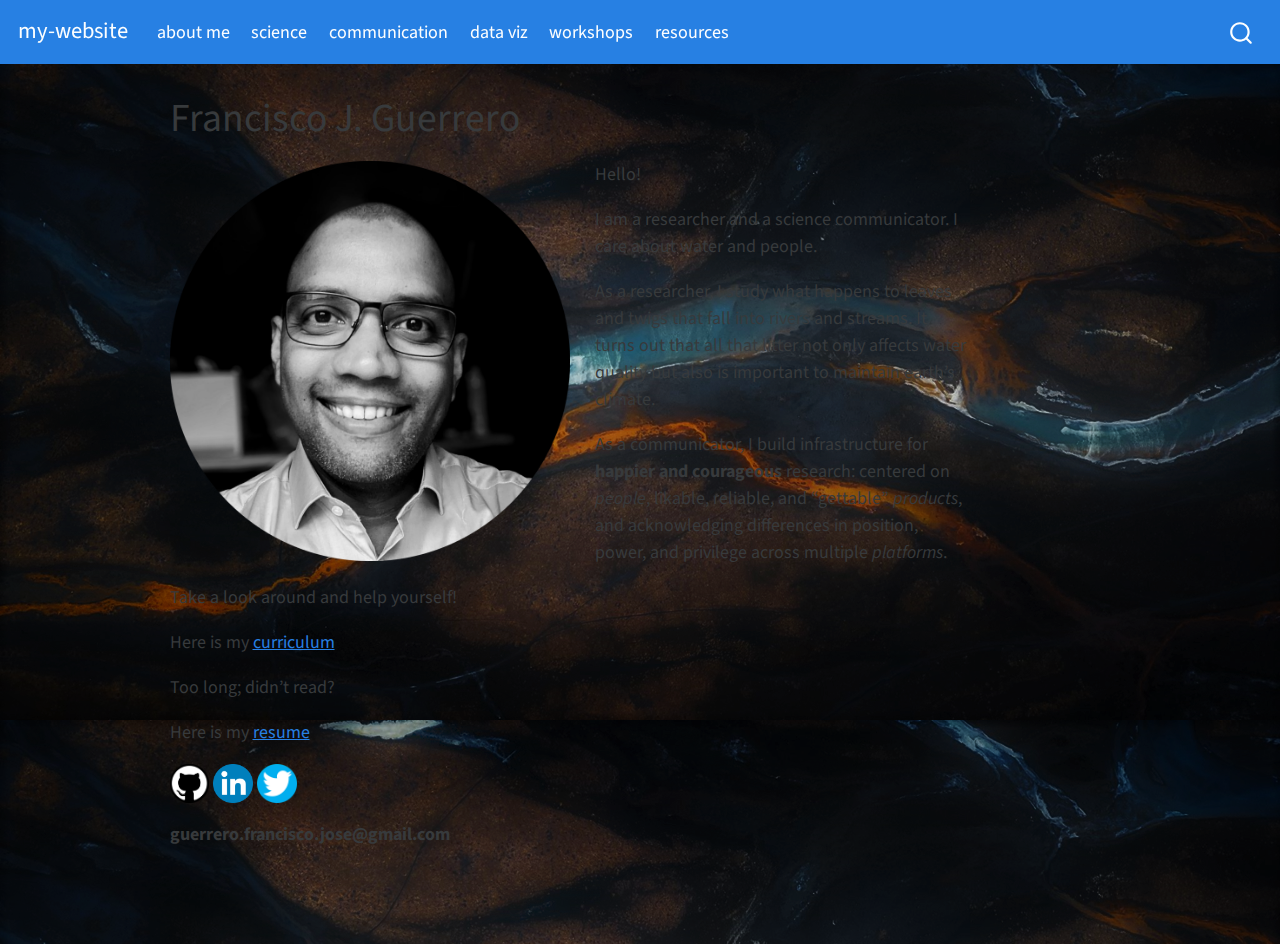
<file: docs/index.html>
<!DOCTYPE html>
<html xmlns="http://www.w3.org/1999/xhtml" lang="en" xml:lang="en"><head>

<meta charset="utf-8">
<meta name="generator" content="quarto-1.0.38">

<meta name="viewport" content="width=device-width, initial-scale=1.0, user-scalable=yes">


<title>my-website - Francisco J. Guerrero</title>
<style>
code{white-space: pre-wrap;}
span.smallcaps{font-variant: small-caps;}
span.underline{text-decoration: underline;}
div.column{display: inline-block; vertical-align: top; width: 50%;}
div.hanging-indent{margin-left: 1.5em; text-indent: -1.5em;}
ul.task-list{list-style: none;}
</style>


<script src="site_libs/quarto-nav/quarto-nav.js"></script>
<script src="site_libs/quarto-nav/headroom.min.js"></script>
<script src="site_libs/clipboard/clipboard.min.js"></script>
<script src="site_libs/quarto-search/autocomplete.umd.js"></script>
<script src="site_libs/quarto-search/fuse.min.js"></script>
<script src="site_libs/quarto-search/quarto-search.js"></script>
<meta name="quarto:offset" content="./">
<script src="site_libs/quarto-html/quarto.js"></script>
<script src="site_libs/quarto-html/popper.min.js"></script>
<script src="site_libs/quarto-html/tippy.umd.min.js"></script>
<script src="site_libs/quarto-html/anchor.min.js"></script>
<link href="site_libs/quarto-html/tippy.css" rel="stylesheet">
<link href="site_libs/quarto-html/quarto-syntax-highlighting-dark.css" rel="stylesheet" id="quarto-text-highlighting-styles">
<script src="site_libs/bootstrap/bootstrap.min.js"></script>
<link href="site_libs/bootstrap/bootstrap-icons.css" rel="stylesheet">
<link href="site_libs/bootstrap/bootstrap.min.css" rel="stylesheet" id="quarto-bootstrap" data-mode="dark">
<script id="quarto-search-options" type="application/json">{
  "location": "navbar",
  "copy-button": false,
  "collapse-after": 3,
  "panel-placement": "end",
  "type": "overlay",
  "limit": 20,
  "language": {
    "search-no-results-text": "No results",
    "search-matching-documents-text": "matching documents",
    "search-copy-link-title": "Copy link to search",
    "search-hide-matches-text": "Hide additional matches",
    "search-more-match-text": "more match in this document",
    "search-more-matches-text": "more matches in this document",
    "search-clear-button-title": "Clear",
    "search-detached-cancel-button-title": "Cancel",
    "search-submit-button-title": "Submit"
  }
}</script>


<link rel="stylesheet" href="styles.css">
</head>

<body class="nav-fixed">

<div id="quarto-search-results"></div>
  <header id="quarto-header" class="headroom fixed-top">
    <nav class="navbar navbar-expand-lg navbar-dark ">
      <div class="navbar-container container-fluid">
      <a class="navbar-brand" href="./index.html">
    <span class="navbar-title">my-website</span>
  </a>
          <button class="navbar-toggler" type="button" data-bs-toggle="collapse" data-bs-target="#navbarCollapse" aria-controls="navbarCollapse" aria-expanded="false" aria-label="Toggle navigation" onclick="if (window.quartoToggleHeadroom) { window.quartoToggleHeadroom(); }">
  <span class="navbar-toggler-icon"></span>
</button>
          <div class="collapse navbar-collapse" id="navbarCollapse">
            <ul class="navbar-nav navbar-nav-scroll me-auto">
  <li class="nav-item">
    <a class="nav-link active" href="./index.html" aria-current="page">about me</a>
  </li>  
  <li class="nav-item">
    <a class="nav-link" href="./b_science.html">science</a>
  </li>  
  <li class="nav-item">
    <a class="nav-link" href="./c_communication.html">communication</a>
  </li>  
  <li class="nav-item">
    <a class="nav-link" href="./d_data viz.html">data viz</a>
  </li>  
  <li class="nav-item">
    <a class="nav-link" href="./e_workshops.html">workshops</a>
  </li>  
  <li class="nav-item">
    <a class="nav-link" href="./f_resources.html">resources</a>
  </li>  
</ul>
              <div id="quarto-search" class="" title="Search"></div>
          </div> <!-- /navcollapse -->
      </div> <!-- /container-fluid -->
    </nav>
</header>
<!-- content -->
<div id="quarto-content" class="quarto-container page-columns page-rows-contents page-layout-article page-navbar">
<!-- sidebar -->
<!-- margin-sidebar -->
    <div id="quarto-margin-sidebar" class="sidebar margin-sidebar">
        
    </div>
<!-- main -->
<main class="content" id="quarto-document-content">

<header id="title-block-header" class="quarto-title-block default">
<div class="quarto-title">
<h1 class="title">Francisco J. Guerrero</h1>
</div>



<div class="quarto-title-meta">

    
    
  </div>
  

</header>

<style>
body {
  background-image: url('river_aerial_view_2.png');
}
</style>
<p><img src="guerrero_fj_3.png" alt="Francisco's portrait" style="float: left; margin: 0 25px 0 0;" width="400"></p>
<p>Hello!</p>
<p>I am a researcher and a science communicator. I care about water and people.</p>
<p>As a researcher, I study what happens to leaves and twigs that fall into rivers and streams. It turns out that all that litter not only affects water quality but also is important to maintain earth’s climate.</p>
<p>As a communicator, I build infrastructure for <strong>happier and courageous</strong> research: centered on <em>people</em>, likable, reliable, and “gettable” <em>products</em>, and acknowledging differences in position, power, and privilege across multiple <em>platforms</em>.</p>
<p>Take a look around and help yourself!</p>
<p>Here is my <a href="https://github.com/guerrero-fj/my-website/blob/main/Spring_22_Guerrero_CV.pdf">curriculum</a></p>
<p>Too long; didn’t read?</p>
<p>Here is my <a href="https://github.com/guerrero-fj/my-website/blob/main/guerrero_2022_summer_resume.pdf">resume</a></p>
<p><a href="https://github.com/guerrero-fj"><img src="github-logo.png" width="5%" alt="github logo"></a> <a href="https://www.linkedin.com/in/fjguerrerob/"><img src="linkedin-logo.png" width="5%" alt="linkedin logo"></a> <a href="https://twitter.com/fjguerrerob"><img src="twitter-logo.png" width="5%" alt="twitter logo"></a></p>
<p><strong>guerrero.francisco.jose@gmail.com</strong></p>



</main> <!-- /main -->
<script id="quarto-html-after-body" type="application/javascript">
window.document.addEventListener("DOMContentLoaded", function (event) {
  const toggleBodyColorMode = (bsSheetEl) => {
    const mode = bsSheetEl.getAttribute("data-mode");
    const bodyEl = window.document.querySelector("body");
    if (mode === "dark") {
      bodyEl.classList.add("quarto-dark");
      bodyEl.classList.remove("quarto-light");
    } else {
      bodyEl.classList.add("quarto-light");
      bodyEl.classList.remove("quarto-dark");
    }
  }
  const toggleBodyColorPrimary = () => {
    const bsSheetEl = window.document.querySelector("link#quarto-bootstrap");
    if (bsSheetEl) {
      toggleBodyColorMode(bsSheetEl);
    }
  }
  toggleBodyColorPrimary();  
  const icon = "";
  const anchorJS = new window.AnchorJS();
  anchorJS.options = {
    placement: 'right',
    icon: icon
  };
  anchorJS.add('.anchored');
  const clipboard = new window.ClipboardJS('.code-copy-button', {
    target: function(trigger) {
      return trigger.previousElementSibling;
    }
  });
  clipboard.on('success', function(e) {
    // button target
    const button = e.trigger;
    // don't keep focus
    button.blur();
    // flash "checked"
    button.classList.add('code-copy-button-checked');
    var currentTitle = button.getAttribute("title");
    button.setAttribute("title", "Copied!");
    setTimeout(function() {
      button.setAttribute("title", currentTitle);
      button.classList.remove('code-copy-button-checked');
    }, 1000);
    // clear code selection
    e.clearSelection();
  });
  function tippyHover(el, contentFn) {
    const config = {
      allowHTML: true,
      content: contentFn,
      maxWidth: 500,
      delay: 100,
      arrow: false,
      appendTo: function(el) {
          return el.parentElement;
      },
      interactive: true,
      interactiveBorder: 10,
      theme: 'quarto',
      placement: 'bottom-start'
    };
    window.tippy(el, config); 
  }
  const noterefs = window.document.querySelectorAll('a[role="doc-noteref"]');
  for (var i=0; i<noterefs.length; i++) {
    const ref = noterefs[i];
    tippyHover(ref, function() {
      let href = ref.getAttribute('href');
      try { href = new URL(href).hash; } catch {}
      const id = href.replace(/^#\/?/, "");
      const note = window.document.getElementById(id);
      return note.innerHTML;
    });
  }
  var bibliorefs = window.document.querySelectorAll('a[role="doc-biblioref"]');
  for (var i=0; i<bibliorefs.length; i++) {
    const ref = bibliorefs[i];
    const cites = ref.parentNode.getAttribute('data-cites').split(' ');
    tippyHover(ref, function() {
      var popup = window.document.createElement('div');
      cites.forEach(function(cite) {
        var citeDiv = window.document.createElement('div');
        citeDiv.classList.add('hanging-indent');
        citeDiv.classList.add('csl-entry');
        var biblioDiv = window.document.getElementById('ref-' + cite);
        if (biblioDiv) {
          citeDiv.innerHTML = biblioDiv.innerHTML;
        }
        popup.appendChild(citeDiv);
      });
      return popup.innerHTML;
    });
  }
});
</script>
</div> <!-- /content -->



</body></html>
</file>
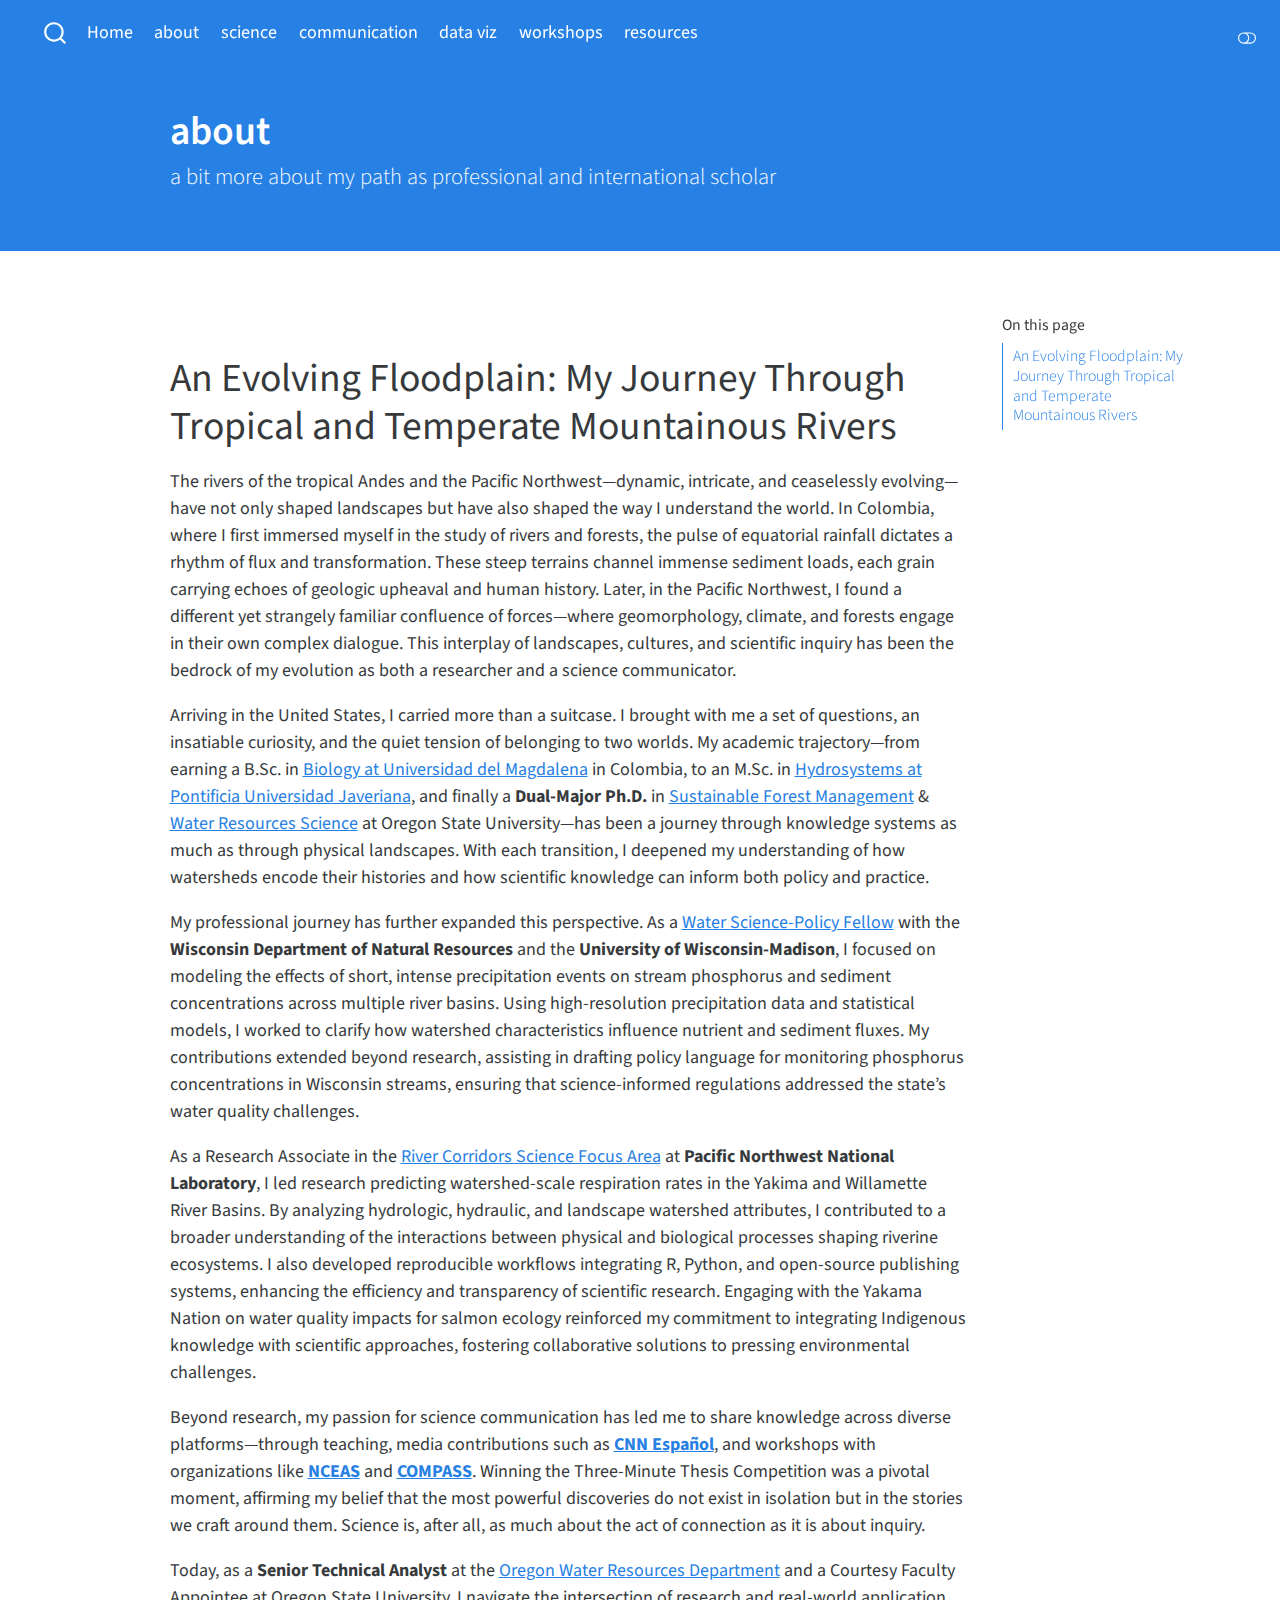
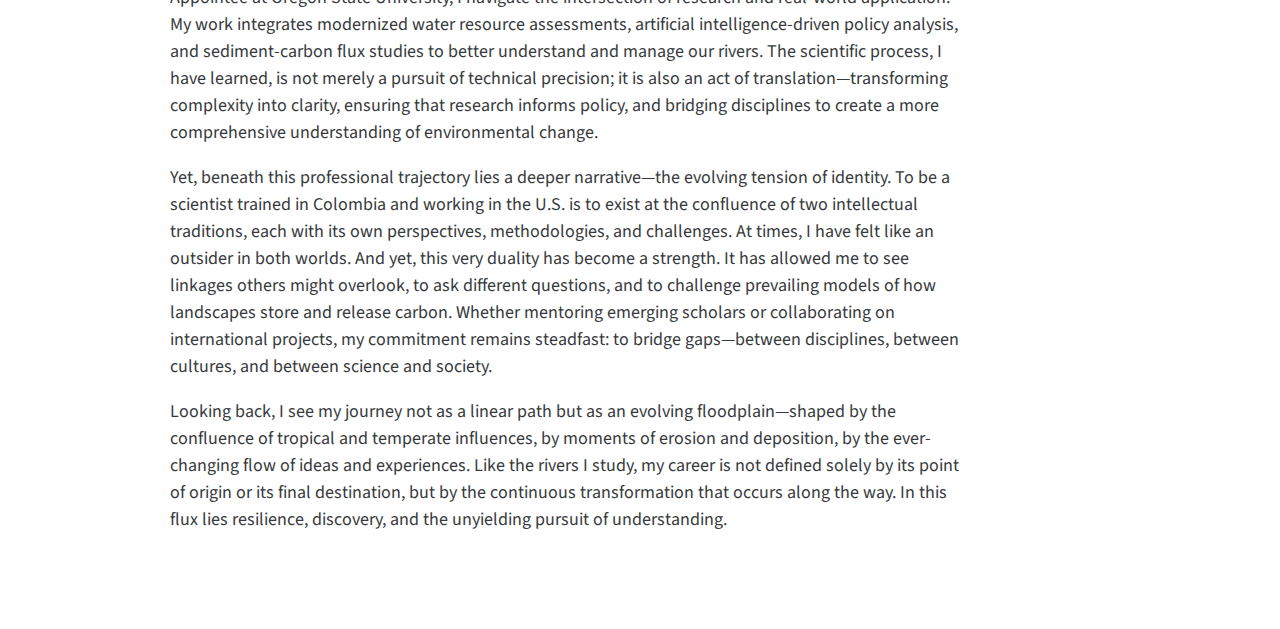
<file: docs/about.html>
<!DOCTYPE html>
<html xmlns="http://www.w3.org/1999/xhtml" lang="en" xml:lang="en"><head>

<meta charset="utf-8">
<meta name="generator" content="quarto-1.3.353">

<meta name="viewport" content="width=device-width, initial-scale=1.0, user-scalable=yes">


<title>Francisco J. Guerrero - about</title>
<style>
code{white-space: pre-wrap;}
span.smallcaps{font-variant: small-caps;}
div.columns{display: flex; gap: min(4vw, 1.5em);}
div.column{flex: auto; overflow-x: auto;}
div.hanging-indent{margin-left: 1.5em; text-indent: -1.5em;}
ul.task-list{list-style: none;}
ul.task-list li input[type="checkbox"] {
  width: 0.8em;
  margin: 0 0.8em 0.2em -1em; /* quarto-specific, see https://github.com/quarto-dev/quarto-cli/issues/4556 */ 
  vertical-align: middle;
}
</style>


<script src="site_libs/quarto-nav/quarto-nav.js"></script>
<script src="site_libs/quarto-nav/headroom.min.js"></script>
<script src="site_libs/clipboard/clipboard.min.js"></script>
<script src="site_libs/quarto-search/autocomplete.umd.js"></script>
<script src="site_libs/quarto-search/fuse.min.js"></script>
<script src="site_libs/quarto-search/quarto-search.js"></script>
<meta name="quarto:offset" content="./">
<script src="site_libs/quarto-html/quarto.js"></script>
<script src="site_libs/quarto-html/popper.min.js"></script>
<script src="site_libs/quarto-html/tippy.umd.min.js"></script>
<script src="site_libs/quarto-html/anchor.min.js"></script>
<link href="site_libs/quarto-html/tippy.css" rel="stylesheet">
<link href="site_libs/quarto-html/quarto-syntax-highlighting.css" rel="stylesheet" class="quarto-color-scheme" id="quarto-text-highlighting-styles">
<link href="site_libs/quarto-html/quarto-syntax-highlighting-dark.css" rel="prefetch" class="quarto-color-scheme quarto-color-alternate" id="quarto-text-highlighting-styles">
<script src="site_libs/bootstrap/bootstrap.min.js"></script>
<link href="site_libs/bootstrap/bootstrap-icons.css" rel="stylesheet">
<link href="site_libs/bootstrap/bootstrap.min.css" rel="stylesheet" class="quarto-color-scheme" id="quarto-bootstrap" data-mode="light">
<link href="site_libs/bootstrap/bootstrap-dark.min.css" rel="prefetch" class="quarto-color-scheme quarto-color-alternate" id="quarto-bootstrap" data-mode="dark">
<script id="quarto-search-options" type="application/json">{
  "location": "navbar",
  "copy-button": false,
  "collapse-after": 3,
  "panel-placement": "end",
  "type": "overlay",
  "limit": 20,
  "language": {
    "search-no-results-text": "No results",
    "search-matching-documents-text": "matching documents",
    "search-copy-link-title": "Copy link to search",
    "search-hide-matches-text": "Hide additional matches",
    "search-more-match-text": "more match in this document",
    "search-more-matches-text": "more matches in this document",
    "search-clear-button-title": "Clear",
    "search-detached-cancel-button-title": "Cancel",
    "search-submit-button-title": "Submit"
  }
}</script>


<link rel="stylesheet" href="styles.css">
</head>

<body class="nav-fixed">

<div id="quarto-search-results"></div>
  <header id="quarto-header" class="headroom fixed-top">
    <nav class="navbar navbar-expand-lg navbar-dark ">
      <div class="navbar-container container-fluid">
            <div id="quarto-search" class="" title="Search"></div>
          <button class="navbar-toggler" type="button" data-bs-toggle="collapse" data-bs-target="#navbarCollapse" aria-controls="navbarCollapse" aria-expanded="false" aria-label="Toggle navigation" onclick="if (window.quartoToggleHeadroom) { window.quartoToggleHeadroom(); }">
  <span class="navbar-toggler-icon"></span>
</button>
          <div class="collapse navbar-collapse" id="navbarCollapse">
            <ul class="navbar-nav navbar-nav-scroll me-auto">
  <li class="nav-item">
    <a class="nav-link" href="./index.html" rel="" target="">
 <span class="menu-text">Home</span></a>
  </li>  
  <li class="nav-item">
    <a class="nav-link active" href="./about.html" rel="" target="" aria-current="page">
 <span class="menu-text">about</span></a>
  </li>  
  <li class="nav-item">
    <a class="nav-link" href="./b_science.html" rel="" target="">
 <span class="menu-text">science</span></a>
  </li>  
  <li class="nav-item">
    <a class="nav-link" href="./c_communication.html" rel="" target="">
 <span class="menu-text">communication</span></a>
  </li>  
  <li class="nav-item">
    <a class="nav-link" href="./d_data viz.html" rel="" target="">
 <span class="menu-text">data viz</span></a>
  </li>  
  <li class="nav-item">
    <a class="nav-link" href="./e_workshops.html" rel="" target="">
 <span class="menu-text">workshops</span></a>
  </li>  
  <li class="nav-item">
    <a class="nav-link" href="./f_resources.html" rel="" target="">
 <span class="menu-text">resources</span></a>
  </li>  
</ul>
            <div class="quarto-navbar-tools ms-auto">
  <a href="" class="quarto-color-scheme-toggle quarto-navigation-tool  px-1" onclick="window.quartoToggleColorScheme(); return false;" title="Toggle dark mode"><i class="bi"></i></a>
</div>
          </div> <!-- /navcollapse -->
      </div> <!-- /container-fluid -->
    </nav>
</header>
<!-- content -->
<header id="title-block-header" class="quarto-title-block default page-columns page-full">
  <div class="quarto-title-banner page-columns page-full">
    <div class="quarto-title column-body">
      <h1 class="title">about</h1>
            <p class="subtitle lead">a bit more about my path as professional and international scholar</p>
                      </div>
  </div>
    
  
  <div class="quarto-title-meta">

      
    
      
    </div>
    
  
  </header><div id="quarto-content" class="quarto-container page-columns page-rows-contents page-layout-article page-navbar">
<!-- sidebar -->
<!-- margin-sidebar -->
    <div id="quarto-margin-sidebar" class="sidebar margin-sidebar">
        <nav id="TOC" role="doc-toc" class="toc-active">
    <h2 id="toc-title">On this page</h2>
   
  <ul>
  <li><a href="#an-evolving-floodplain-my-journey-through-tropical-and-temperate-mountainous-rivers" id="toc-an-evolving-floodplain-my-journey-through-tropical-and-temperate-mountainous-rivers" class="nav-link active" data-scroll-target="#an-evolving-floodplain-my-journey-through-tropical-and-temperate-mountainous-rivers">An Evolving Floodplain: My Journey Through Tropical and Temperate Mountainous Rivers</a></li>
  </ul>
</nav>
    </div>
<!-- main -->
<main class="content quarto-banner-title-block" id="quarto-document-content">




<section id="an-evolving-floodplain-my-journey-through-tropical-and-temperate-mountainous-rivers" class="level1">
<h1>An Evolving Floodplain: My Journey Through Tropical and Temperate Mountainous Rivers</h1>
<p>The rivers of the tropical Andes and the Pacific Northwest—dynamic, intricate, and ceaselessly evolving—have not only shaped landscapes but have also shaped the way I understand the world. In Colombia, where I first immersed myself in the study of rivers and forests, the pulse of equatorial rainfall dictates a rhythm of flux and transformation. These steep terrains channel immense sediment loads, each grain carrying echoes of geologic upheaval and human history. Later, in the Pacific Northwest, I found a different yet strangely familiar confluence of forces—where geomorphology, climate, and forests engage in their own complex dialogue. This interplay of landscapes, cultures, and scientific inquiry has been the bedrock of my evolution as both a researcher and a science communicator.</p>
<p>Arriving in the United States, I carried more than a suitcase. I brought with me a set of questions, an insatiable curiosity, and the quiet tension of belonging to two worlds. My academic trajectory—from earning a B.Sc. in <a href="https://www.unimagdalena.edu.co/presentacionPrograma/Programa/1016">Biology at Universidad del Magdalena</a> in Colombia, to an M.Sc. in <a href="https://www.javeriana.edu.co/maestria-hidrosistemas">Hydrosystems at Pontificia Universidad Javeriana</a>, and finally a <strong>Dual-Major Ph.D.</strong> in <a href="https://ferm.forestry.oregonstate.edu/graduate-programs/doctorate-philosophy-sustainable-forest-management">Sustainable Forest Management</a> &amp; <a href="https://gradwater.oregonstate.edu/water-resources-science-wrs">Water Resources Science</a> at Oregon State University—has been a journey through knowledge systems as much as through physical landscapes. With each transition, I deepened my understanding of how watersheds encode their histories and how scientific knowledge can inform both policy and practice.</p>
<p>My professional journey has further expanded this perspective. As a <a href="https://www.wri.wisc.edu/news/water-runs-through-career-of-guerrero-bolano-wisconsin-water-resources-science-policy-fellow/">Water Science-Policy Fellow</a> with the <strong>Wisconsin Department of Natural Resources</strong> and the <strong>University of Wisconsin-Madison</strong>, I focused on modeling the effects of short, intense precipitation events on stream phosphorus and sediment concentrations across multiple river basins. Using high-resolution precipitation data and statistical models, I worked to clarify how watershed characteristics influence nutrient and sediment fluxes. My contributions extended beyond research, assisting in drafting policy language for monitoring phosphorus concentrations in Wisconsin streams, ensuring that science-informed regulations addressed the state’s water quality challenges.</p>
<p>As a Research Associate in the <a href="https://www.pnnl.gov/projects/river-corridor">River Corridors Science Focus Area</a> at <strong>Pacific Northwest National Laboratory</strong>, I led research predicting watershed-scale respiration rates in the Yakima and Willamette River Basins. By analyzing hydrologic, hydraulic, and landscape watershed attributes, I contributed to a broader understanding of the interactions between physical and biological processes shaping riverine ecosystems. I also developed reproducible workflows integrating R, Python, and open-source publishing systems, enhancing the efficiency and transparency of scientific research. Engaging with the Yakama Nation on water quality impacts for salmon ecology reinforced my commitment to integrating Indigenous knowledge with scientific approaches, fostering collaborative solutions to pressing environmental challenges.</p>
<p>Beyond research, my passion for science communication has led me to share knowledge across diverse platforms—through teaching, media contributions such as <a href="https://cnnespanol.cnn.com/2018/07/03/vives-en-el-tropico-y-sufres-de-asma-severa-podria-ser-que-tu-microbiota-esta-alterada"><strong>CNN Español</strong></a>, and workshops with organizations like <a href="https://www.nceas.ucsb.edu/news/overcoming-science-communication-hurdles"><strong>NCEAS</strong></a> and <a href="https://x.com/COMPASSscicomm/status/1292901067634683905"><strong>COMPASS</strong></a>. Winning the Three-Minute Thesis Competition was a pivotal moment, affirming my belief that the most powerful discoveries do not exist in isolation but in the stories we craft around them. Science is, after all, as much about the act of connection as it is about inquiry.</p>
<p>Today, as a <strong>Senior Technical Analyst</strong> at the <a href="https://www.oregon.gov/owrd/Pages/index.aspx">Oregon Water Resources Department</a> and a Courtesy Faculty Appointee at Oregon State University, I navigate the intersection of research and real-world application. My work integrates modernized water resource assessments, artificial intelligence-driven policy analysis, and sediment-carbon flux studies to better understand and manage our rivers. The scientific process, I have learned, is not merely a pursuit of technical precision; it is also an act of translation—transforming complexity into clarity, ensuring that research informs policy, and bridging disciplines to create a more comprehensive understanding of environmental change.</p>
<p>Yet, beneath this professional trajectory lies a deeper narrative—the evolving tension of identity. To be a scientist trained in Colombia and working in the U.S. is to exist at the confluence of two intellectual traditions, each with its own perspectives, methodologies, and challenges. At times, I have felt like an outsider in both worlds. And yet, this very duality has become a strength. It has allowed me to see linkages others might overlook, to ask different questions, and to challenge prevailing models of how landscapes store and release carbon. Whether mentoring emerging scholars or collaborating on international projects, my commitment remains steadfast: to bridge gaps—between disciplines, between cultures, and between science and society.</p>
<p>Looking back, I see my journey not as a linear path but as an evolving floodplain—shaped by the confluence of tropical and temperate influences, by moments of erosion and deposition, by the ever-changing flow of ideas and experiences. Like the rivers I study, my career is not defined solely by its point of origin or its final destination, but by the continuous transformation that occurs along the way. In this flux lies resilience, discovery, and the unyielding pursuit of understanding.</p>


</section>

</main> <!-- /main -->
<script id="quarto-html-after-body" type="application/javascript">
window.document.addEventListener("DOMContentLoaded", function (event) {
  const toggleBodyColorMode = (bsSheetEl) => {
    const mode = bsSheetEl.getAttribute("data-mode");
    const bodyEl = window.document.querySelector("body");
    if (mode === "dark") {
      bodyEl.classList.add("quarto-dark");
      bodyEl.classList.remove("quarto-light");
    } else {
      bodyEl.classList.add("quarto-light");
      bodyEl.classList.remove("quarto-dark");
    }
  }
  const toggleBodyColorPrimary = () => {
    const bsSheetEl = window.document.querySelector("link#quarto-bootstrap");
    if (bsSheetEl) {
      toggleBodyColorMode(bsSheetEl);
    }
  }
  toggleBodyColorPrimary();  
  const disableStylesheet = (stylesheets) => {
    for (let i=0; i < stylesheets.length; i++) {
      const stylesheet = stylesheets[i];
      stylesheet.rel = 'prefetch';
    }
  }
  const enableStylesheet = (stylesheets) => {
    for (let i=0; i < stylesheets.length; i++) {
      const stylesheet = stylesheets[i];
      stylesheet.rel = 'stylesheet';
    }
  }
  const manageTransitions = (selector, allowTransitions) => {
    const els = window.document.querySelectorAll(selector);
    for (let i=0; i < els.length; i++) {
      const el = els[i];
      if (allowTransitions) {
        el.classList.remove('notransition');
      } else {
        el.classList.add('notransition');
      }
    }
  }
  const toggleColorMode = (alternate) => {
    // Switch the stylesheets
    const alternateStylesheets = window.document.querySelectorAll('link.quarto-color-scheme.quarto-color-alternate');
    manageTransitions('#quarto-margin-sidebar .nav-link', false);
    if (alternate) {
      enableStylesheet(alternateStylesheets);
      for (const sheetNode of alternateStylesheets) {
        if (sheetNode.id === "quarto-bootstrap") {
          toggleBodyColorMode(sheetNode);
        }
      }
    } else {
      disableStylesheet(alternateStylesheets);
      toggleBodyColorPrimary();
    }
    manageTransitions('#quarto-margin-sidebar .nav-link', true);
    // Switch the toggles
    const toggles = window.document.querySelectorAll('.quarto-color-scheme-toggle');
    for (let i=0; i < toggles.length; i++) {
      const toggle = toggles[i];
      if (toggle) {
        if (alternate) {
          toggle.classList.add("alternate");     
        } else {
          toggle.classList.remove("alternate");
        }
      }
    }
    // Hack to workaround the fact that safari doesn't
    // properly recolor the scrollbar when toggling (#1455)
    if (navigator.userAgent.indexOf('Safari') > 0 && navigator.userAgent.indexOf('Chrome') == -1) {
      manageTransitions("body", false);
      window.scrollTo(0, 1);
      setTimeout(() => {
        window.scrollTo(0, 0);
        manageTransitions("body", true);
      }, 40);  
    }
  }
  const isFileUrl = () => { 
    return window.location.protocol === 'file:';
  }
  const hasAlternateSentinel = () => {  
    let styleSentinel = getColorSchemeSentinel();
    if (styleSentinel !== null) {
      return styleSentinel === "alternate";
    } else {
      return false;
    }
  }
  const setStyleSentinel = (alternate) => {
    const value = alternate ? "alternate" : "default";
    if (!isFileUrl()) {
      window.localStorage.setItem("quarto-color-scheme", value);
    } else {
      localAlternateSentinel = value;
    }
  }
  const getColorSchemeSentinel = () => {
    if (!isFileUrl()) {
      const storageValue = window.localStorage.getItem("quarto-color-scheme");
      return storageValue != null ? storageValue : localAlternateSentinel;
    } else {
      return localAlternateSentinel;
    }
  }
  let localAlternateSentinel = 'default';
  // Dark / light mode switch
  window.quartoToggleColorScheme = () => {
    // Read the current dark / light value 
    let toAlternate = !hasAlternateSentinel();
    toggleColorMode(toAlternate);
    setStyleSentinel(toAlternate);
  };
  // Ensure there is a toggle, if there isn't float one in the top right
  if (window.document.querySelector('.quarto-color-scheme-toggle') === null) {
    const a = window.document.createElement('a');
    a.classList.add('top-right');
    a.classList.add('quarto-color-scheme-toggle');
    a.href = "";
    a.onclick = function() { try { window.quartoToggleColorScheme(); } catch {} return false; };
    const i = window.document.createElement("i");
    i.classList.add('bi');
    a.appendChild(i);
    window.document.body.appendChild(a);
  }
  // Switch to dark mode if need be
  if (hasAlternateSentinel()) {
    toggleColorMode(true);
  } else {
    toggleColorMode(false);
  }
  const icon = "";
  const anchorJS = new window.AnchorJS();
  anchorJS.options = {
    placement: 'right',
    icon: icon
  };
  anchorJS.add('.anchored');
  const isCodeAnnotation = (el) => {
    for (const clz of el.classList) {
      if (clz.startsWith('code-annotation-')) {                     
        return true;
      }
    }
    return false;
  }
  const clipboard = new window.ClipboardJS('.code-copy-button', {
    text: function(trigger) {
      const codeEl = trigger.previousElementSibling.cloneNode(true);
      for (const childEl of codeEl.children) {
        if (isCodeAnnotation(childEl)) {
          childEl.remove();
        }
      }
      return codeEl.innerText;
    }
  });
  clipboard.on('success', function(e) {
    // button target
    const button = e.trigger;
    // don't keep focus
    button.blur();
    // flash "checked"
    button.classList.add('code-copy-button-checked');
    var currentTitle = button.getAttribute("title");
    button.setAttribute("title", "Copied!");
    let tooltip;
    if (window.bootstrap) {
      button.setAttribute("data-bs-toggle", "tooltip");
      button.setAttribute("data-bs-placement", "left");
      button.setAttribute("data-bs-title", "Copied!");
      tooltip = new bootstrap.Tooltip(button, 
        { trigger: "manual", 
          customClass: "code-copy-button-tooltip",
          offset: [0, -8]});
      tooltip.show();    
    }
    setTimeout(function() {
      if (tooltip) {
        tooltip.hide();
        button.removeAttribute("data-bs-title");
        button.removeAttribute("data-bs-toggle");
        button.removeAttribute("data-bs-placement");
      }
      button.setAttribute("title", currentTitle);
      button.classList.remove('code-copy-button-checked');
    }, 1000);
    // clear code selection
    e.clearSelection();
  });
  function tippyHover(el, contentFn) {
    const config = {
      allowHTML: true,
      content: contentFn,
      maxWidth: 500,
      delay: 100,
      arrow: false,
      appendTo: function(el) {
          return el.parentElement;
      },
      interactive: true,
      interactiveBorder: 10,
      theme: 'quarto',
      placement: 'bottom-start'
    };
    window.tippy(el, config); 
  }
  const noterefs = window.document.querySelectorAll('a[role="doc-noteref"]');
  for (var i=0; i<noterefs.length; i++) {
    const ref = noterefs[i];
    tippyHover(ref, function() {
      // use id or data attribute instead here
      let href = ref.getAttribute('data-footnote-href') || ref.getAttribute('href');
      try { href = new URL(href).hash; } catch {}
      const id = href.replace(/^#\/?/, "");
      const note = window.document.getElementById(id);
      return note.innerHTML;
    });
  }
      let selectedAnnoteEl;
      const selectorForAnnotation = ( cell, annotation) => {
        let cellAttr = 'data-code-cell="' + cell + '"';
        let lineAttr = 'data-code-annotation="' +  annotation + '"';
        const selector = 'span[' + cellAttr + '][' + lineAttr + ']';
        return selector;
      }
      const selectCodeLines = (annoteEl) => {
        const doc = window.document;
        const targetCell = annoteEl.getAttribute("data-target-cell");
        const targetAnnotation = annoteEl.getAttribute("data-target-annotation");
        const annoteSpan = window.document.querySelector(selectorForAnnotation(targetCell, targetAnnotation));
        const lines = annoteSpan.getAttribute("data-code-lines").split(",");
        const lineIds = lines.map((line) => {
          return targetCell + "-" + line;
        })
        let top = null;
        let height = null;
        let parent = null;
        if (lineIds.length > 0) {
            //compute the position of the single el (top and bottom and make a div)
            const el = window.document.getElementById(lineIds[0]);
            top = el.offsetTop;
            height = el.offsetHeight;
            parent = el.parentElement.parentElement;
          if (lineIds.length > 1) {
            const lastEl = window.document.getElementById(lineIds[lineIds.length - 1]);
            const bottom = lastEl.offsetTop + lastEl.offsetHeight;
            height = bottom - top;
          }
          if (top !== null && height !== null && parent !== null) {
            // cook up a div (if necessary) and position it 
            let div = window.document.getElementById("code-annotation-line-highlight");
            if (div === null) {
              div = window.document.createElement("div");
              div.setAttribute("id", "code-annotation-line-highlight");
              div.style.position = 'absolute';
              parent.appendChild(div);
            }
            div.style.top = top - 2 + "px";
            div.style.height = height + 4 + "px";
            let gutterDiv = window.document.getElementById("code-annotation-line-highlight-gutter");
            if (gutterDiv === null) {
              gutterDiv = window.document.createElement("div");
              gutterDiv.setAttribute("id", "code-annotation-line-highlight-gutter");
              gutterDiv.style.position = 'absolute';
              const codeCell = window.document.getElementById(targetCell);
              const gutter = codeCell.querySelector('.code-annotation-gutter');
              gutter.appendChild(gutterDiv);
            }
            gutterDiv.style.top = top - 2 + "px";
            gutterDiv.style.height = height + 4 + "px";
          }
          selectedAnnoteEl = annoteEl;
        }
      };
      const unselectCodeLines = () => {
        const elementsIds = ["code-annotation-line-highlight", "code-annotation-line-highlight-gutter"];
        elementsIds.forEach((elId) => {
          const div = window.document.getElementById(elId);
          if (div) {
            div.remove();
          }
        });
        selectedAnnoteEl = undefined;
      };
      // Attach click handler to the DT
      const annoteDls = window.document.querySelectorAll('dt[data-target-cell]');
      for (const annoteDlNode of annoteDls) {
        annoteDlNode.addEventListener('click', (event) => {
          const clickedEl = event.target;
          if (clickedEl !== selectedAnnoteEl) {
            unselectCodeLines();
            const activeEl = window.document.querySelector('dt[data-target-cell].code-annotation-active');
            if (activeEl) {
              activeEl.classList.remove('code-annotation-active');
            }
            selectCodeLines(clickedEl);
            clickedEl.classList.add('code-annotation-active');
          } else {
            // Unselect the line
            unselectCodeLines();
            clickedEl.classList.remove('code-annotation-active');
          }
        });
      }
  const findCites = (el) => {
    const parentEl = el.parentElement;
    if (parentEl) {
      const cites = parentEl.dataset.cites;
      if (cites) {
        return {
          el,
          cites: cites.split(' ')
        };
      } else {
        return findCites(el.parentElement)
      }
    } else {
      return undefined;
    }
  };
  var bibliorefs = window.document.querySelectorAll('a[role="doc-biblioref"]');
  for (var i=0; i<bibliorefs.length; i++) {
    const ref = bibliorefs[i];
    const citeInfo = findCites(ref);
    if (citeInfo) {
      tippyHover(citeInfo.el, function() {
        var popup = window.document.createElement('div');
        citeInfo.cites.forEach(function(cite) {
          var citeDiv = window.document.createElement('div');
          citeDiv.classList.add('hanging-indent');
          citeDiv.classList.add('csl-entry');
          var biblioDiv = window.document.getElementById('ref-' + cite);
          if (biblioDiv) {
            citeDiv.innerHTML = biblioDiv.innerHTML;
          }
          popup.appendChild(citeDiv);
        });
        return popup.innerHTML;
      });
    }
  }
});
</script>
</div> <!-- /content -->



</body></html>
</file>
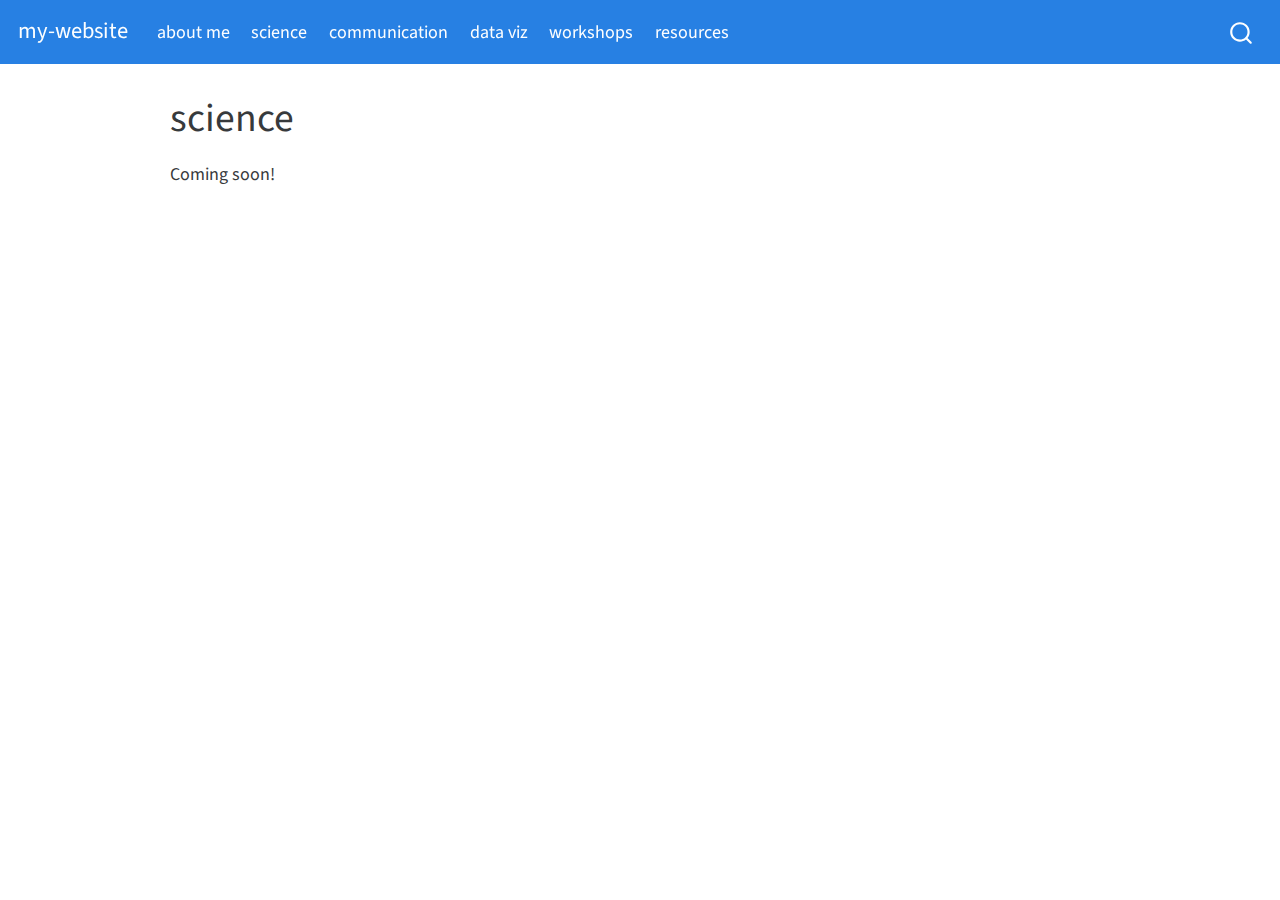
<file: docs/b_science.html>
<!DOCTYPE html>
<html xmlns="http://www.w3.org/1999/xhtml" lang="en" xml:lang="en"><head>

<meta charset="utf-8">
<meta name="generator" content="quarto-1.0.36">

<meta name="viewport" content="width=device-width, initial-scale=1.0, user-scalable=yes">


<title>my-website - science</title>
<style>
code{white-space: pre-wrap;}
span.smallcaps{font-variant: small-caps;}
span.underline{text-decoration: underline;}
div.column{display: inline-block; vertical-align: top; width: 50%;}
div.hanging-indent{margin-left: 1.5em; text-indent: -1.5em;}
ul.task-list{list-style: none;}
</style>


<script src="site_libs/quarto-nav/quarto-nav.js"></script>
<script src="site_libs/quarto-nav/headroom.min.js"></script>
<script src="site_libs/clipboard/clipboard.min.js"></script>
<script src="site_libs/quarto-search/autocomplete.umd.js"></script>
<script src="site_libs/quarto-search/fuse.min.js"></script>
<script src="site_libs/quarto-search/quarto-search.js"></script>
<meta name="quarto:offset" content="./">
<script src="site_libs/quarto-html/quarto.js"></script>
<script src="site_libs/quarto-html/popper.min.js"></script>
<script src="site_libs/quarto-html/tippy.umd.min.js"></script>
<script src="site_libs/quarto-html/anchor.min.js"></script>
<link href="site_libs/quarto-html/tippy.css" rel="stylesheet">
<link href="site_libs/quarto-html/quarto-syntax-highlighting-dark.css" rel="stylesheet" id="quarto-text-highlighting-styles">
<script src="site_libs/bootstrap/bootstrap.min.js"></script>
<link href="site_libs/bootstrap/bootstrap-icons.css" rel="stylesheet">
<link href="site_libs/bootstrap/bootstrap.min.css" rel="stylesheet" id="quarto-bootstrap" data-mode="dark">
<script id="quarto-search-options" type="application/json">{
  "location": "navbar",
  "copy-button": false,
  "collapse-after": 3,
  "panel-placement": "end",
  "type": "overlay",
  "limit": 20,
  "language": {
    "search-no-results-text": "No results",
    "search-matching-documents-text": "matching documents",
    "search-copy-link-title": "Copy link to search",
    "search-hide-matches-text": "Hide additional matches",
    "search-more-match-text": "more match in this document",
    "search-more-matches-text": "more matches in this document",
    "search-clear-button-title": "Clear",
    "search-detached-cancel-button-title": "Cancel",
    "search-submit-button-title": "Submit"
  }
}</script>


<link rel="stylesheet" href="styles.css">
</head>

<body class="nav-fixed">

<div id="quarto-search-results"></div>
  <header id="quarto-header" class="headroom fixed-top">
    <nav class="navbar navbar-expand-lg navbar-dark ">
      <div class="navbar-container container-fluid">
      <a class="navbar-brand" href="./index.html">
    <span class="navbar-title">my-website</span>
  </a>
          <button class="navbar-toggler" type="button" data-bs-toggle="collapse" data-bs-target="#navbarCollapse" aria-controls="navbarCollapse" aria-expanded="false" aria-label="Toggle navigation" onclick="if (window.quartoToggleHeadroom) { window.quartoToggleHeadroom(); }">
  <span class="navbar-toggler-icon"></span>
</button>
          <div class="collapse navbar-collapse" id="navbarCollapse">
            <ul class="navbar-nav navbar-nav-scroll me-auto">
  <li class="nav-item">
    <a class="nav-link" href="./index.html">about me</a>
  </li>  
  <li class="nav-item">
    <a class="nav-link active" href="./b_science.html" aria-current="page">science</a>
  </li>  
  <li class="nav-item">
    <a class="nav-link" href="./c_communication.html">communication</a>
  </li>  
  <li class="nav-item">
    <a class="nav-link" href="./d_data viz.html">data viz</a>
  </li>  
  <li class="nav-item">
    <a class="nav-link" href="./e_workshops.html">workshops</a>
  </li>  
  <li class="nav-item">
    <a class="nav-link" href="./f_resources.html">resources</a>
  </li>  
</ul>
              <div id="quarto-search" class="" title="Search"></div>
          </div> <!-- /navcollapse -->
      </div> <!-- /container-fluid -->
    </nav>
</header>
<!-- content -->
<div id="quarto-content" class="quarto-container page-columns page-rows-contents page-layout-article page-navbar">
<!-- sidebar -->
<!-- margin-sidebar -->
    <div id="quarto-margin-sidebar" class="sidebar margin-sidebar">
        
    </div>
<!-- main -->
<main class="content" id="quarto-document-content">

<header id="title-block-header" class="quarto-title-block default">
<div class="quarto-title">
<h1 class="title">science</h1>
</div>



<div class="quarto-title-meta">

    
    
  </div>
  

</header>

<p>Coming soon!</p>



</main> <!-- /main -->
<script id="quarto-html-after-body" type="application/javascript">
window.document.addEventListener("DOMContentLoaded", function (event) {
  const toggleBodyColorMode = (bsSheetEl) => {
    const mode = bsSheetEl.getAttribute("data-mode");
    const bodyEl = window.document.querySelector("body");
    if (mode === "dark") {
      bodyEl.classList.add("quarto-dark");
      bodyEl.classList.remove("quarto-light");
    } else {
      bodyEl.classList.add("quarto-light");
      bodyEl.classList.remove("quarto-dark");
    }
  }
  const toggleBodyColorPrimary = () => {
    const bsSheetEl = window.document.querySelector("link#quarto-bootstrap");
    if (bsSheetEl) {
      toggleBodyColorMode(bsSheetEl);
    }
  }
  toggleBodyColorPrimary();  
  const icon = "";
  const anchorJS = new window.AnchorJS();
  anchorJS.options = {
    placement: 'right',
    icon: icon
  };
  anchorJS.add('.anchored');
  const clipboard = new window.ClipboardJS('.code-copy-button', {
    target: function(trigger) {
      return trigger.previousElementSibling;
    }
  });
  clipboard.on('success', function(e) {
    // button target
    const button = e.trigger;
    // don't keep focus
    button.blur();
    // flash "checked"
    button.classList.add('code-copy-button-checked');
    var currentTitle = button.getAttribute("title");
    button.setAttribute("title", "Copied!");
    setTimeout(function() {
      button.setAttribute("title", currentTitle);
      button.classList.remove('code-copy-button-checked');
    }, 1000);
    // clear code selection
    e.clearSelection();
  });
  function tippyHover(el, contentFn) {
    const config = {
      allowHTML: true,
      content: contentFn,
      maxWidth: 500,
      delay: 100,
      arrow: false,
      appendTo: function(el) {
          return el.parentElement;
      },
      interactive: true,
      interactiveBorder: 10,
      theme: 'quarto',
      placement: 'bottom-start'
    };
    window.tippy(el, config); 
  }
  const noterefs = window.document.querySelectorAll('a[role="doc-noteref"]');
  for (var i=0; i<noterefs.length; i++) {
    const ref = noterefs[i];
    tippyHover(ref, function() {
      let href = ref.getAttribute('href');
      try { href = new URL(href).hash; } catch {}
      const id = href.replace(/^#\/?/, "");
      const note = window.document.getElementById(id);
      return note.innerHTML;
    });
  }
  var bibliorefs = window.document.querySelectorAll('a[role="doc-biblioref"]');
  for (var i=0; i<bibliorefs.length; i++) {
    const ref = bibliorefs[i];
    const cites = ref.parentNode.getAttribute('data-cites').split(' ');
    tippyHover(ref, function() {
      var popup = window.document.createElement('div');
      cites.forEach(function(cite) {
        var citeDiv = window.document.createElement('div');
        citeDiv.classList.add('hanging-indent');
        citeDiv.classList.add('csl-entry');
        var biblioDiv = window.document.getElementById('ref-' + cite);
        if (biblioDiv) {
          citeDiv.innerHTML = biblioDiv.innerHTML;
        }
        popup.appendChild(citeDiv);
      });
      return popup.innerHTML;
    });
  }
});
</script>
</div> <!-- /content -->



</body></html>
</file>
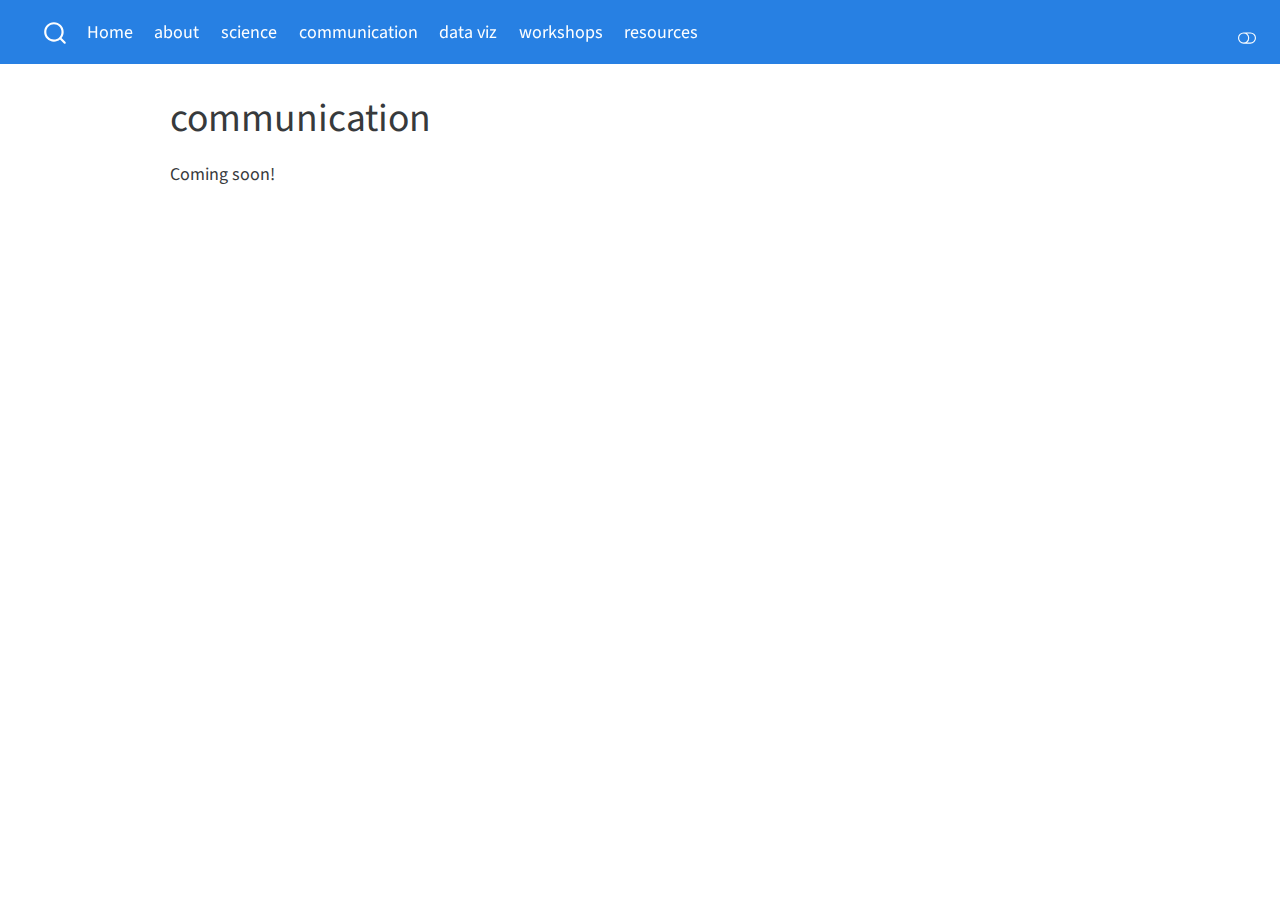
<file: docs/c_communication.html>
<!DOCTYPE html>
<html xmlns="http://www.w3.org/1999/xhtml" lang="en" xml:lang="en"><head>

<meta charset="utf-8">
<meta name="generator" content="quarto-1.3.353">

<meta name="viewport" content="width=device-width, initial-scale=1.0, user-scalable=yes">


<title>Francisco J. Guerrero - communication</title>
<style>
code{white-space: pre-wrap;}
span.smallcaps{font-variant: small-caps;}
div.columns{display: flex; gap: min(4vw, 1.5em);}
div.column{flex: auto; overflow-x: auto;}
div.hanging-indent{margin-left: 1.5em; text-indent: -1.5em;}
ul.task-list{list-style: none;}
ul.task-list li input[type="checkbox"] {
  width: 0.8em;
  margin: 0 0.8em 0.2em -1em; /* quarto-specific, see https://github.com/quarto-dev/quarto-cli/issues/4556 */ 
  vertical-align: middle;
}
</style>


<script src="site_libs/quarto-nav/quarto-nav.js"></script>
<script src="site_libs/quarto-nav/headroom.min.js"></script>
<script src="site_libs/clipboard/clipboard.min.js"></script>
<script src="site_libs/quarto-search/autocomplete.umd.js"></script>
<script src="site_libs/quarto-search/fuse.min.js"></script>
<script src="site_libs/quarto-search/quarto-search.js"></script>
<meta name="quarto:offset" content="./">
<script src="site_libs/quarto-html/quarto.js"></script>
<script src="site_libs/quarto-html/popper.min.js"></script>
<script src="site_libs/quarto-html/tippy.umd.min.js"></script>
<script src="site_libs/quarto-html/anchor.min.js"></script>
<link href="site_libs/quarto-html/tippy.css" rel="stylesheet">
<link href="site_libs/quarto-html/quarto-syntax-highlighting.css" rel="stylesheet" class="quarto-color-scheme" id="quarto-text-highlighting-styles">
<link href="site_libs/quarto-html/quarto-syntax-highlighting-dark.css" rel="prefetch" class="quarto-color-scheme quarto-color-alternate" id="quarto-text-highlighting-styles">
<script src="site_libs/bootstrap/bootstrap.min.js"></script>
<link href="site_libs/bootstrap/bootstrap-icons.css" rel="stylesheet">
<link href="site_libs/bootstrap/bootstrap.min.css" rel="stylesheet" class="quarto-color-scheme" id="quarto-bootstrap" data-mode="light">
<link href="site_libs/bootstrap/bootstrap-dark.min.css" rel="prefetch" class="quarto-color-scheme quarto-color-alternate" id="quarto-bootstrap" data-mode="dark">
<script id="quarto-search-options" type="application/json">{
  "location": "navbar",
  "copy-button": false,
  "collapse-after": 3,
  "panel-placement": "end",
  "type": "overlay",
  "limit": 20,
  "language": {
    "search-no-results-text": "No results",
    "search-matching-documents-text": "matching documents",
    "search-copy-link-title": "Copy link to search",
    "search-hide-matches-text": "Hide additional matches",
    "search-more-match-text": "more match in this document",
    "search-more-matches-text": "more matches in this document",
    "search-clear-button-title": "Clear",
    "search-detached-cancel-button-title": "Cancel",
    "search-submit-button-title": "Submit"
  }
}</script>


<link rel="stylesheet" href="styles.css">
</head>

<body class="nav-fixed">

<div id="quarto-search-results"></div>
  <header id="quarto-header" class="headroom fixed-top">
    <nav class="navbar navbar-expand-lg navbar-dark ">
      <div class="navbar-container container-fluid">
            <div id="quarto-search" class="" title="Search"></div>
          <button class="navbar-toggler" type="button" data-bs-toggle="collapse" data-bs-target="#navbarCollapse" aria-controls="navbarCollapse" aria-expanded="false" aria-label="Toggle navigation" onclick="if (window.quartoToggleHeadroom) { window.quartoToggleHeadroom(); }">
  <span class="navbar-toggler-icon"></span>
</button>
          <div class="collapse navbar-collapse" id="navbarCollapse">
            <ul class="navbar-nav navbar-nav-scroll me-auto">
  <li class="nav-item">
    <a class="nav-link" href="./index.html" rel="" target="">
 <span class="menu-text">Home</span></a>
  </li>  
  <li class="nav-item">
    <a class="nav-link" href="./about.html" rel="" target="">
 <span class="menu-text">about</span></a>
  </li>  
  <li class="nav-item">
    <a class="nav-link" href="./b_science.html" rel="" target="">
 <span class="menu-text">science</span></a>
  </li>  
  <li class="nav-item">
    <a class="nav-link active" href="./c_communication.html" rel="" target="" aria-current="page">
 <span class="menu-text">communication</span></a>
  </li>  
  <li class="nav-item">
    <a class="nav-link" href="./d_data viz.html" rel="" target="">
 <span class="menu-text">data viz</span></a>
  </li>  
  <li class="nav-item">
    <a class="nav-link" href="./e_workshops.html" rel="" target="">
 <span class="menu-text">workshops</span></a>
  </li>  
  <li class="nav-item">
    <a class="nav-link" href="./f_resources.html" rel="" target="">
 <span class="menu-text">resources</span></a>
  </li>  
</ul>
            <div class="quarto-navbar-tools ms-auto">
  <a href="" class="quarto-color-scheme-toggle quarto-navigation-tool  px-1" onclick="window.quartoToggleColorScheme(); return false;" title="Toggle dark mode"><i class="bi"></i></a>
</div>
          </div> <!-- /navcollapse -->
      </div> <!-- /container-fluid -->
    </nav>
</header>
<!-- content -->
<div id="quarto-content" class="quarto-container page-columns page-rows-contents page-layout-article page-navbar">
<!-- sidebar -->
<!-- margin-sidebar -->
    <div id="quarto-margin-sidebar" class="sidebar margin-sidebar">
        
    </div>
<!-- main -->
<main class="content" id="quarto-document-content">

<header id="title-block-header" class="quarto-title-block default">
<div class="quarto-title">
<h1 class="title">communication</h1>
</div>



<div class="quarto-title-meta">

    
  
    
  </div>
  

</header>

<p>Coming soon!</p>



</main> <!-- /main -->
<script id="quarto-html-after-body" type="application/javascript">
window.document.addEventListener("DOMContentLoaded", function (event) {
  const toggleBodyColorMode = (bsSheetEl) => {
    const mode = bsSheetEl.getAttribute("data-mode");
    const bodyEl = window.document.querySelector("body");
    if (mode === "dark") {
      bodyEl.classList.add("quarto-dark");
      bodyEl.classList.remove("quarto-light");
    } else {
      bodyEl.classList.add("quarto-light");
      bodyEl.classList.remove("quarto-dark");
    }
  }
  const toggleBodyColorPrimary = () => {
    const bsSheetEl = window.document.querySelector("link#quarto-bootstrap");
    if (bsSheetEl) {
      toggleBodyColorMode(bsSheetEl);
    }
  }
  toggleBodyColorPrimary();  
  const disableStylesheet = (stylesheets) => {
    for (let i=0; i < stylesheets.length; i++) {
      const stylesheet = stylesheets[i];
      stylesheet.rel = 'prefetch';
    }
  }
  const enableStylesheet = (stylesheets) => {
    for (let i=0; i < stylesheets.length; i++) {
      const stylesheet = stylesheets[i];
      stylesheet.rel = 'stylesheet';
    }
  }
  const manageTransitions = (selector, allowTransitions) => {
    const els = window.document.querySelectorAll(selector);
    for (let i=0; i < els.length; i++) {
      const el = els[i];
      if (allowTransitions) {
        el.classList.remove('notransition');
      } else {
        el.classList.add('notransition');
      }
    }
  }
  const toggleColorMode = (alternate) => {
    // Switch the stylesheets
    const alternateStylesheets = window.document.querySelectorAll('link.quarto-color-scheme.quarto-color-alternate');
    manageTransitions('#quarto-margin-sidebar .nav-link', false);
    if (alternate) {
      enableStylesheet(alternateStylesheets);
      for (const sheetNode of alternateStylesheets) {
        if (sheetNode.id === "quarto-bootstrap") {
          toggleBodyColorMode(sheetNode);
        }
      }
    } else {
      disableStylesheet(alternateStylesheets);
      toggleBodyColorPrimary();
    }
    manageTransitions('#quarto-margin-sidebar .nav-link', true);
    // Switch the toggles
    const toggles = window.document.querySelectorAll('.quarto-color-scheme-toggle');
    for (let i=0; i < toggles.length; i++) {
      const toggle = toggles[i];
      if (toggle) {
        if (alternate) {
          toggle.classList.add("alternate");     
        } else {
          toggle.classList.remove("alternate");
        }
      }
    }
    // Hack to workaround the fact that safari doesn't
    // properly recolor the scrollbar when toggling (#1455)
    if (navigator.userAgent.indexOf('Safari') > 0 && navigator.userAgent.indexOf('Chrome') == -1) {
      manageTransitions("body", false);
      window.scrollTo(0, 1);
      setTimeout(() => {
        window.scrollTo(0, 0);
        manageTransitions("body", true);
      }, 40);  
    }
  }
  const isFileUrl = () => { 
    return window.location.protocol === 'file:';
  }
  const hasAlternateSentinel = () => {  
    let styleSentinel = getColorSchemeSentinel();
    if (styleSentinel !== null) {
      return styleSentinel === "alternate";
    } else {
      return false;
    }
  }
  const setStyleSentinel = (alternate) => {
    const value = alternate ? "alternate" : "default";
    if (!isFileUrl()) {
      window.localStorage.setItem("quarto-color-scheme", value);
    } else {
      localAlternateSentinel = value;
    }
  }
  const getColorSchemeSentinel = () => {
    if (!isFileUrl()) {
      const storageValue = window.localStorage.getItem("quarto-color-scheme");
      return storageValue != null ? storageValue : localAlternateSentinel;
    } else {
      return localAlternateSentinel;
    }
  }
  let localAlternateSentinel = 'default';
  // Dark / light mode switch
  window.quartoToggleColorScheme = () => {
    // Read the current dark / light value 
    let toAlternate = !hasAlternateSentinel();
    toggleColorMode(toAlternate);
    setStyleSentinel(toAlternate);
  };
  // Ensure there is a toggle, if there isn't float one in the top right
  if (window.document.querySelector('.quarto-color-scheme-toggle') === null) {
    const a = window.document.createElement('a');
    a.classList.add('top-right');
    a.classList.add('quarto-color-scheme-toggle');
    a.href = "";
    a.onclick = function() { try { window.quartoToggleColorScheme(); } catch {} return false; };
    const i = window.document.createElement("i");
    i.classList.add('bi');
    a.appendChild(i);
    window.document.body.appendChild(a);
  }
  // Switch to dark mode if need be
  if (hasAlternateSentinel()) {
    toggleColorMode(true);
  } else {
    toggleColorMode(false);
  }
  const icon = "";
  const anchorJS = new window.AnchorJS();
  anchorJS.options = {
    placement: 'right',
    icon: icon
  };
  anchorJS.add('.anchored');
  const isCodeAnnotation = (el) => {
    for (const clz of el.classList) {
      if (clz.startsWith('code-annotation-')) {                     
        return true;
      }
    }
    return false;
  }
  const clipboard = new window.ClipboardJS('.code-copy-button', {
    text: function(trigger) {
      const codeEl = trigger.previousElementSibling.cloneNode(true);
      for (const childEl of codeEl.children) {
        if (isCodeAnnotation(childEl)) {
          childEl.remove();
        }
      }
      return codeEl.innerText;
    }
  });
  clipboard.on('success', function(e) {
    // button target
    const button = e.trigger;
    // don't keep focus
    button.blur();
    // flash "checked"
    button.classList.add('code-copy-button-checked');
    var currentTitle = button.getAttribute("title");
    button.setAttribute("title", "Copied!");
    let tooltip;
    if (window.bootstrap) {
      button.setAttribute("data-bs-toggle", "tooltip");
      button.setAttribute("data-bs-placement", "left");
      button.setAttribute("data-bs-title", "Copied!");
      tooltip = new bootstrap.Tooltip(button, 
        { trigger: "manual", 
          customClass: "code-copy-button-tooltip",
          offset: [0, -8]});
      tooltip.show();    
    }
    setTimeout(function() {
      if (tooltip) {
        tooltip.hide();
        button.removeAttribute("data-bs-title");
        button.removeAttribute("data-bs-toggle");
        button.removeAttribute("data-bs-placement");
      }
      button.setAttribute("title", currentTitle);
      button.classList.remove('code-copy-button-checked');
    }, 1000);
    // clear code selection
    e.clearSelection();
  });
  function tippyHover(el, contentFn) {
    const config = {
      allowHTML: true,
      content: contentFn,
      maxWidth: 500,
      delay: 100,
      arrow: false,
      appendTo: function(el) {
          return el.parentElement;
      },
      interactive: true,
      interactiveBorder: 10,
      theme: 'quarto',
      placement: 'bottom-start'
    };
    window.tippy(el, config); 
  }
  const noterefs = window.document.querySelectorAll('a[role="doc-noteref"]');
  for (var i=0; i<noterefs.length; i++) {
    const ref = noterefs[i];
    tippyHover(ref, function() {
      // use id or data attribute instead here
      let href = ref.getAttribute('data-footnote-href') || ref.getAttribute('href');
      try { href = new URL(href).hash; } catch {}
      const id = href.replace(/^#\/?/, "");
      const note = window.document.getElementById(id);
      return note.innerHTML;
    });
  }
      let selectedAnnoteEl;
      const selectorForAnnotation = ( cell, annotation) => {
        let cellAttr = 'data-code-cell="' + cell + '"';
        let lineAttr = 'data-code-annotation="' +  annotation + '"';
        const selector = 'span[' + cellAttr + '][' + lineAttr + ']';
        return selector;
      }
      const selectCodeLines = (annoteEl) => {
        const doc = window.document;
        const targetCell = annoteEl.getAttribute("data-target-cell");
        const targetAnnotation = annoteEl.getAttribute("data-target-annotation");
        const annoteSpan = window.document.querySelector(selectorForAnnotation(targetCell, targetAnnotation));
        const lines = annoteSpan.getAttribute("data-code-lines").split(",");
        const lineIds = lines.map((line) => {
          return targetCell + "-" + line;
        })
        let top = null;
        let height = null;
        let parent = null;
        if (lineIds.length > 0) {
            //compute the position of the single el (top and bottom and make a div)
            const el = window.document.getElementById(lineIds[0]);
            top = el.offsetTop;
            height = el.offsetHeight;
            parent = el.parentElement.parentElement;
          if (lineIds.length > 1) {
            const lastEl = window.document.getElementById(lineIds[lineIds.length - 1]);
            const bottom = lastEl.offsetTop + lastEl.offsetHeight;
            height = bottom - top;
          }
          if (top !== null && height !== null && parent !== null) {
            // cook up a div (if necessary) and position it 
            let div = window.document.getElementById("code-annotation-line-highlight");
            if (div === null) {
              div = window.document.createElement("div");
              div.setAttribute("id", "code-annotation-line-highlight");
              div.style.position = 'absolute';
              parent.appendChild(div);
            }
            div.style.top = top - 2 + "px";
            div.style.height = height + 4 + "px";
            let gutterDiv = window.document.getElementById("code-annotation-line-highlight-gutter");
            if (gutterDiv === null) {
              gutterDiv = window.document.createElement("div");
              gutterDiv.setAttribute("id", "code-annotation-line-highlight-gutter");
              gutterDiv.style.position = 'absolute';
              const codeCell = window.document.getElementById(targetCell);
              const gutter = codeCell.querySelector('.code-annotation-gutter');
              gutter.appendChild(gutterDiv);
            }
            gutterDiv.style.top = top - 2 + "px";
            gutterDiv.style.height = height + 4 + "px";
          }
          selectedAnnoteEl = annoteEl;
        }
      };
      const unselectCodeLines = () => {
        const elementsIds = ["code-annotation-line-highlight", "code-annotation-line-highlight-gutter"];
        elementsIds.forEach((elId) => {
          const div = window.document.getElementById(elId);
          if (div) {
            div.remove();
          }
        });
        selectedAnnoteEl = undefined;
      };
      // Attach click handler to the DT
      const annoteDls = window.document.querySelectorAll('dt[data-target-cell]');
      for (const annoteDlNode of annoteDls) {
        annoteDlNode.addEventListener('click', (event) => {
          const clickedEl = event.target;
          if (clickedEl !== selectedAnnoteEl) {
            unselectCodeLines();
            const activeEl = window.document.querySelector('dt[data-target-cell].code-annotation-active');
            if (activeEl) {
              activeEl.classList.remove('code-annotation-active');
            }
            selectCodeLines(clickedEl);
            clickedEl.classList.add('code-annotation-active');
          } else {
            // Unselect the line
            unselectCodeLines();
            clickedEl.classList.remove('code-annotation-active');
          }
        });
      }
  const findCites = (el) => {
    const parentEl = el.parentElement;
    if (parentEl) {
      const cites = parentEl.dataset.cites;
      if (cites) {
        return {
          el,
          cites: cites.split(' ')
        };
      } else {
        return findCites(el.parentElement)
      }
    } else {
      return undefined;
    }
  };
  var bibliorefs = window.document.querySelectorAll('a[role="doc-biblioref"]');
  for (var i=0; i<bibliorefs.length; i++) {
    const ref = bibliorefs[i];
    const citeInfo = findCites(ref);
    if (citeInfo) {
      tippyHover(citeInfo.el, function() {
        var popup = window.document.createElement('div');
        citeInfo.cites.forEach(function(cite) {
          var citeDiv = window.document.createElement('div');
          citeDiv.classList.add('hanging-indent');
          citeDiv.classList.add('csl-entry');
          var biblioDiv = window.document.getElementById('ref-' + cite);
          if (biblioDiv) {
            citeDiv.innerHTML = biblioDiv.innerHTML;
          }
          popup.appendChild(citeDiv);
        });
        return popup.innerHTML;
      });
    }
  }
});
</script>
</div> <!-- /content -->



</body></html>
</file>
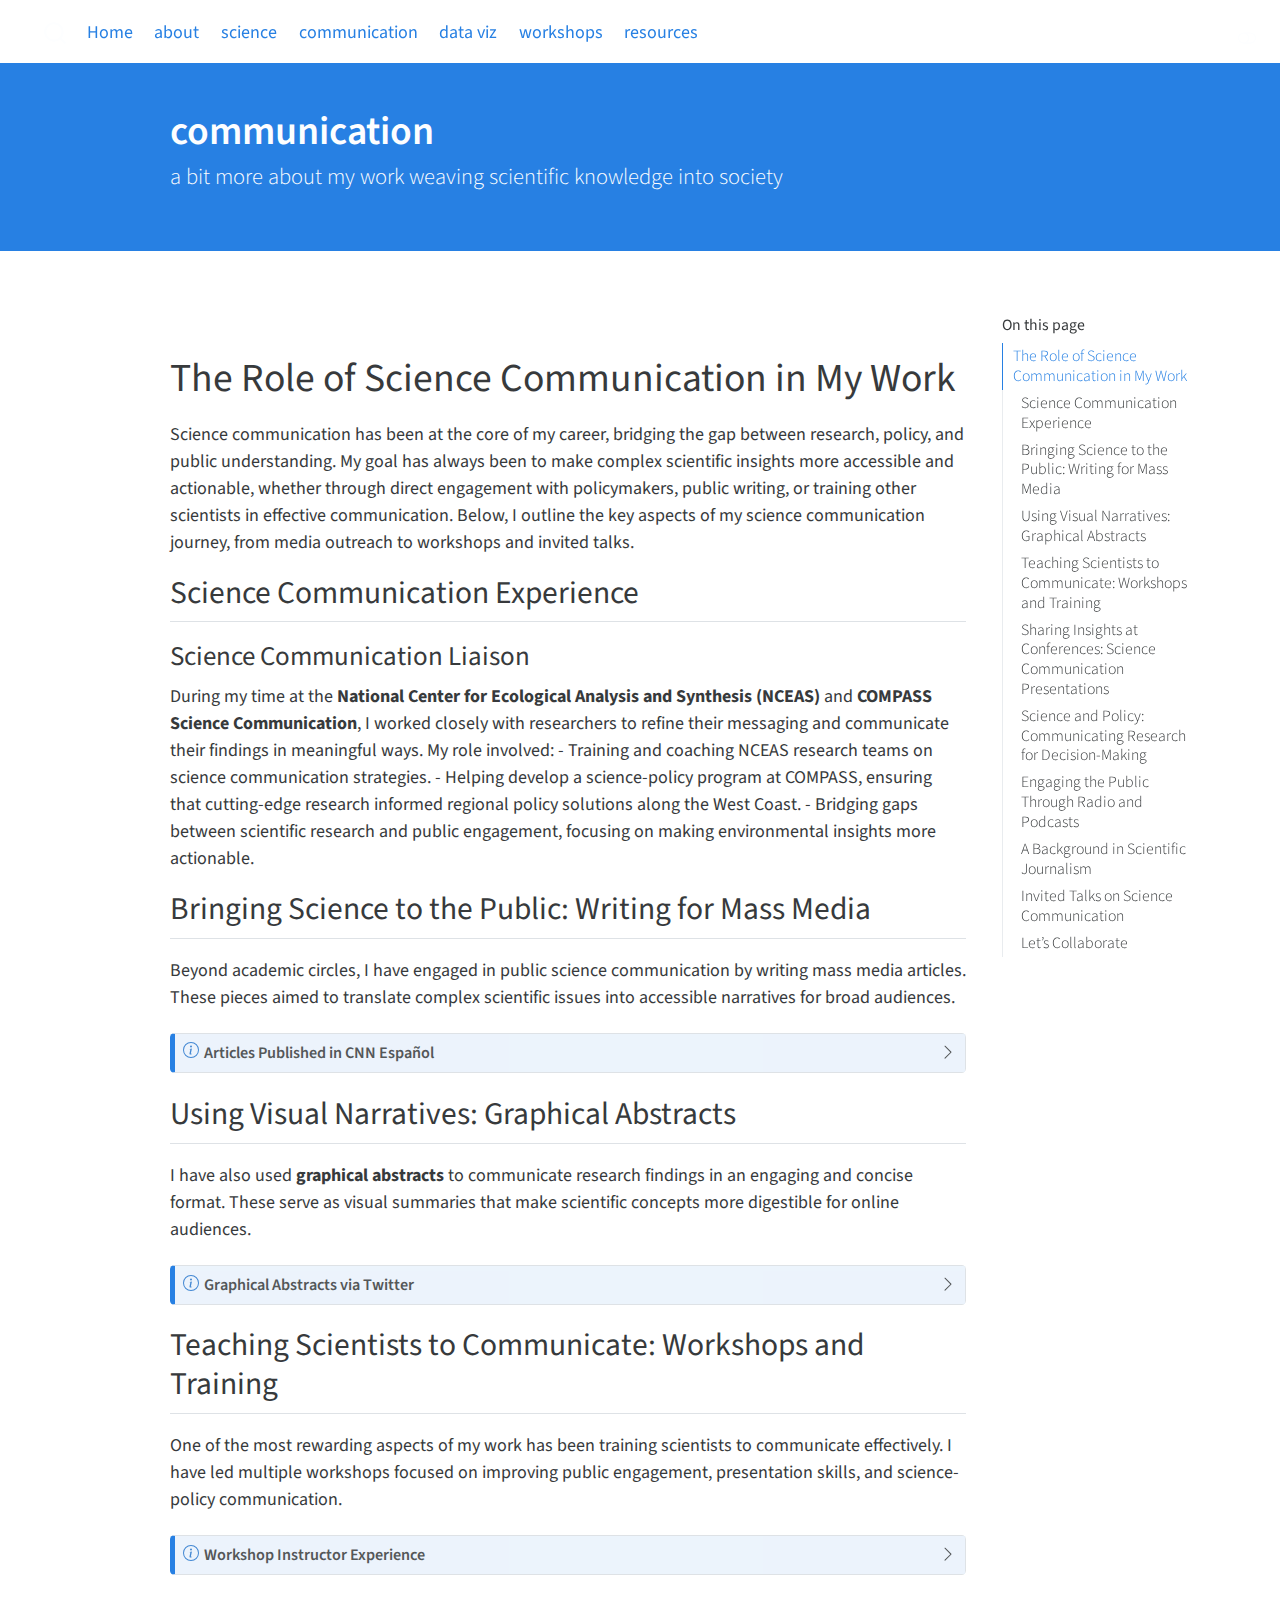
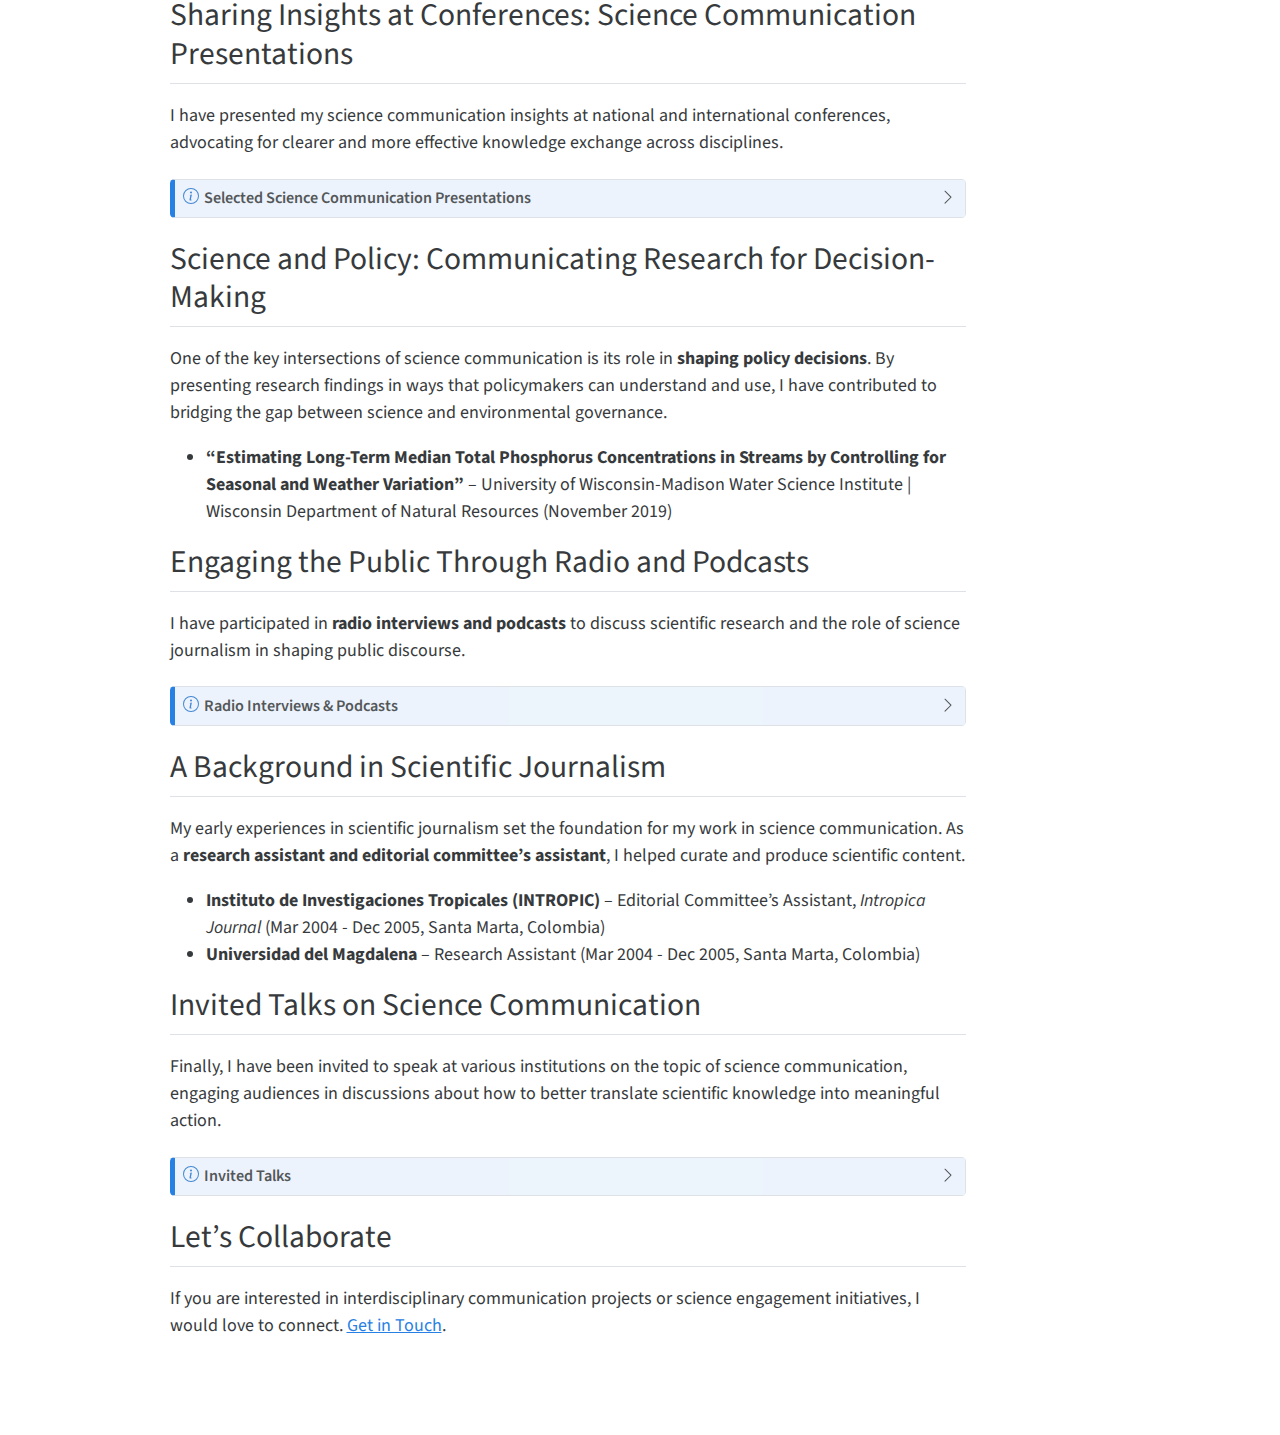
<file: docs/communication.html>
<!DOCTYPE html>
<html xmlns="http://www.w3.org/1999/xhtml" lang="en" xml:lang="en"><head>

<meta charset="utf-8">
<meta name="generator" content="quarto-1.5.57">

<meta name="viewport" content="width=device-width, initial-scale=1.0, user-scalable=yes">


<title>communication – Francisco J. Guerrero</title>
<style>
code{white-space: pre-wrap;}
span.smallcaps{font-variant: small-caps;}
div.columns{display: flex; gap: min(4vw, 1.5em);}
div.column{flex: auto; overflow-x: auto;}
div.hanging-indent{margin-left: 1.5em; text-indent: -1.5em;}
ul.task-list{list-style: none;}
ul.task-list li input[type="checkbox"] {
  width: 0.8em;
  margin: 0 0.8em 0.2em -1em; /* quarto-specific, see https://github.com/quarto-dev/quarto-cli/issues/4556 */ 
  vertical-align: middle;
}
</style>


<script src="site_libs/quarto-nav/quarto-nav.js"></script>
<script src="site_libs/quarto-nav/headroom.min.js"></script>
<script src="site_libs/clipboard/clipboard.min.js"></script>
<script src="site_libs/quarto-search/autocomplete.umd.js"></script>
<script src="site_libs/quarto-search/fuse.min.js"></script>
<script src="site_libs/quarto-search/quarto-search.js"></script>
<meta name="quarto:offset" content="./">
<script src="site_libs/quarto-html/quarto.js"></script>
<script src="site_libs/quarto-html/popper.min.js"></script>
<script src="site_libs/quarto-html/tippy.umd.min.js"></script>
<script src="site_libs/quarto-html/anchor.min.js"></script>
<link href="site_libs/quarto-html/tippy.css" rel="stylesheet">
<link href="site_libs/quarto-html/quarto-syntax-highlighting.css" rel="stylesheet" class="quarto-color-scheme" id="quarto-text-highlighting-styles">
<link href="site_libs/quarto-html/quarto-syntax-highlighting-dark.css" rel="prefetch" class="quarto-color-scheme quarto-color-alternate" id="quarto-text-highlighting-styles">
<script src="site_libs/bootstrap/bootstrap.min.js"></script>
<link href="site_libs/bootstrap/bootstrap-icons.css" rel="stylesheet">
<link href="site_libs/bootstrap/bootstrap.min.css" rel="stylesheet" class="quarto-color-scheme" id="quarto-bootstrap" data-mode="light">
<link href="site_libs/bootstrap/bootstrap-dark.min.css" rel="prefetch" class="quarto-color-scheme quarto-color-alternate" id="quarto-bootstrap" data-mode="dark">
<script id="quarto-search-options" type="application/json">{
  "location": "navbar",
  "copy-button": false,
  "collapse-after": 3,
  "panel-placement": "end",
  "type": "overlay",
  "limit": 50,
  "keyboard-shortcut": [
    "f",
    "/",
    "s"
  ],
  "show-item-context": false,
  "language": {
    "search-no-results-text": "No results",
    "search-matching-documents-text": "matching documents",
    "search-copy-link-title": "Copy link to search",
    "search-hide-matches-text": "Hide additional matches",
    "search-more-match-text": "more match in this document",
    "search-more-matches-text": "more matches in this document",
    "search-clear-button-title": "Clear",
    "search-text-placeholder": "",
    "search-detached-cancel-button-title": "Cancel",
    "search-submit-button-title": "Submit",
    "search-label": "Search"
  }
}</script>


<link rel="stylesheet" href="styles.css">
</head>

<body class="nav-fixed">

<div id="quarto-search-results"></div>
  <header id="quarto-header" class="headroom fixed-top quarto-banner">
    <nav class="navbar navbar-expand-lg " data-bs-theme="dark">
      <div class="navbar-container container-fluid">
            <div id="quarto-search" class="" title="Search"></div>
          <button class="navbar-toggler" type="button" data-bs-toggle="collapse" data-bs-target="#navbarCollapse" aria-controls="navbarCollapse" role="menu" aria-expanded="false" aria-label="Toggle navigation" onclick="if (window.quartoToggleHeadroom) { window.quartoToggleHeadroom(); }">
  <span class="navbar-toggler-icon"></span>
</button>
          <div class="collapse navbar-collapse" id="navbarCollapse">
            <ul class="navbar-nav navbar-nav-scroll me-auto">
  <li class="nav-item">
    <a class="nav-link" href="./index.html"> 
<span class="menu-text">Home</span></a>
  </li>  
  <li class="nav-item">
    <a class="nav-link" href="./about.html"> 
<span class="menu-text">about</span></a>
  </li>  
  <li class="nav-item">
    <a class="nav-link" href="./science.html"> 
<span class="menu-text">science</span></a>
  </li>  
  <li class="nav-item">
    <a class="nav-link active" href="./communication.html" aria-current="page"> 
<span class="menu-text">communication</span></a>
  </li>  
  <li class="nav-item">
    <a class="nav-link" href="./d_data viz.html"> 
<span class="menu-text">data viz</span></a>
  </li>  
  <li class="nav-item">
    <a class="nav-link" href="./e_workshops.html"> 
<span class="menu-text">workshops</span></a>
  </li>  
  <li class="nav-item">
    <a class="nav-link" href="./f_resources.html"> 
<span class="menu-text">resources</span></a>
  </li>  
</ul>
          </div> <!-- /navcollapse -->
            <div class="quarto-navbar-tools">
  <a href="" class="quarto-color-scheme-toggle quarto-navigation-tool  px-1" onclick="window.quartoToggleColorScheme(); return false;" title="Toggle dark mode"><i class="bi"></i></a>
</div>
      </div> <!-- /container-fluid -->
    </nav>
</header>
<!-- content -->
<header id="title-block-header" class="quarto-title-block default page-columns page-full">
  <div class="quarto-title-banner page-columns page-full">
    <div class="quarto-title column-body">
      <h1 class="title">communication</h1>
            <p class="subtitle lead">a bit more about my work weaving scientific knowledge into society</p>
                      </div>
  </div>
    
  
  <div class="quarto-title-meta">

      
    
      
    </div>
    
  
  </header><div id="quarto-content" class="quarto-container page-columns page-rows-contents page-layout-article page-navbar">
<!-- sidebar -->
<!-- margin-sidebar -->
    <div id="quarto-margin-sidebar" class="sidebar margin-sidebar">
        <nav id="TOC" role="doc-toc" class="toc-active">
    <h2 id="toc-title">On this page</h2>
   
  <ul>
  <li><a href="#the-role-of-science-communication-in-my-work" id="toc-the-role-of-science-communication-in-my-work" class="nav-link active" data-scroll-target="#the-role-of-science-communication-in-my-work">The Role of Science Communication in My Work</a>
  <ul class="collapse">
  <li><a href="#science-communication-experience" id="toc-science-communication-experience" class="nav-link" data-scroll-target="#science-communication-experience">Science Communication Experience</a>
  <ul class="collapse">
  <li><a href="#science-communication-liaison" id="toc-science-communication-liaison" class="nav-link" data-scroll-target="#science-communication-liaison">Science Communication Liaison</a></li>
  </ul></li>
  <li><a href="#bringing-science-to-the-public-writing-for-mass-media" id="toc-bringing-science-to-the-public-writing-for-mass-media" class="nav-link" data-scroll-target="#bringing-science-to-the-public-writing-for-mass-media">Bringing Science to the Public: Writing for Mass Media</a></li>
  <li><a href="#using-visual-narratives-graphical-abstracts" id="toc-using-visual-narratives-graphical-abstracts" class="nav-link" data-scroll-target="#using-visual-narratives-graphical-abstracts">Using Visual Narratives: Graphical Abstracts</a></li>
  <li><a href="#teaching-scientists-to-communicate-workshops-and-training" id="toc-teaching-scientists-to-communicate-workshops-and-training" class="nav-link" data-scroll-target="#teaching-scientists-to-communicate-workshops-and-training">Teaching Scientists to Communicate: Workshops and Training</a></li>
  <li><a href="#sharing-insights-at-conferences-science-communication-presentations" id="toc-sharing-insights-at-conferences-science-communication-presentations" class="nav-link" data-scroll-target="#sharing-insights-at-conferences-science-communication-presentations">Sharing Insights at Conferences: Science Communication Presentations</a></li>
  <li><a href="#science-and-policy-communicating-research-for-decision-making" id="toc-science-and-policy-communicating-research-for-decision-making" class="nav-link" data-scroll-target="#science-and-policy-communicating-research-for-decision-making">Science and Policy: Communicating Research for Decision-Making</a></li>
  <li><a href="#engaging-the-public-through-radio-and-podcasts" id="toc-engaging-the-public-through-radio-and-podcasts" class="nav-link" data-scroll-target="#engaging-the-public-through-radio-and-podcasts">Engaging the Public Through Radio and Podcasts</a></li>
  <li><a href="#a-background-in-scientific-journalism" id="toc-a-background-in-scientific-journalism" class="nav-link" data-scroll-target="#a-background-in-scientific-journalism">A Background in Scientific Journalism</a></li>
  <li><a href="#invited-talks-on-science-communication" id="toc-invited-talks-on-science-communication" class="nav-link" data-scroll-target="#invited-talks-on-science-communication">Invited Talks on Science Communication</a></li>
  <li><a href="#lets-collaborate" id="toc-lets-collaborate" class="nav-link" data-scroll-target="#lets-collaborate">Let’s Collaborate</a></li>
  </ul></li>
  </ul>
</nav>
    </div>
<!-- main -->
<main class="content quarto-banner-title-block" id="quarto-document-content">





<section id="the-role-of-science-communication-in-my-work" class="level1">
<h1>The Role of Science Communication in My Work</h1>
<p>Science communication has been at the core of my career, bridging the gap between research, policy, and public understanding. My goal has always been to make complex scientific insights more accessible and actionable, whether through direct engagement with policymakers, public writing, or training other scientists in effective communication. Below, I outline the key aspects of my science communication journey, from media outreach to workshops and invited talks.</p>
<section id="science-communication-experience" class="level2">
<h2 class="anchored" data-anchor-id="science-communication-experience">Science Communication Experience</h2>
<section id="science-communication-liaison" class="level3">
<h3 class="anchored" data-anchor-id="science-communication-liaison">Science Communication Liaison</h3>
<p>During my time at the <strong>National Center for Ecological Analysis and Synthesis (NCEAS)</strong> and <strong>COMPASS Science Communication</strong>, I worked closely with researchers to refine their messaging and communicate their findings in meaningful ways. My role involved: - Training and coaching NCEAS research teams on science communication strategies. - Helping develop a science-policy program at COMPASS, ensuring that cutting-edge research informed regional policy solutions along the West Coast. - Bridging gaps between scientific research and public engagement, focusing on making environmental insights more actionable.</p>
</section>
</section>
<section id="bringing-science-to-the-public-writing-for-mass-media" class="level2">
<h2 class="anchored" data-anchor-id="bringing-science-to-the-public-writing-for-mass-media">Bringing Science to the Public: Writing for Mass Media</h2>
<p>Beyond academic circles, I have engaged in public science communication by writing mass media articles. These pieces aimed to translate complex scientific issues into accessible narratives for broad audiences.</p>
<div class="callout callout-style-default callout-note callout-titled">
<div class="callout-header d-flex align-content-center" data-bs-toggle="collapse" data-bs-target=".callout-1-contents" aria-controls="callout-1" aria-expanded="false" aria-label="Toggle callout">
<div class="callout-icon-container">
<i class="callout-icon"></i>
</div>
<div class="callout-title-container flex-fill">
Articles Published in CNN Español
</div>
<div class="callout-btn-toggle d-inline-block border-0 py-1 ps-1 pe-0 float-end"><i class="callout-toggle"></i></div>
</div>
<div id="callout-1" class="callout-1-contents callout-collapse collapse">
<div class="callout-body-container callout-body">
<ul>
<li><strong>“¿Vives en el trópico y sufres de asma severa?”</strong> (July 3rd, 2018)</li>
<li><strong>“Mindfulness y meditación: un experto explica el trasfondo de esta práctica milenaria”</strong> (July 14th, 2018)</li>
<li><strong>“Los ríos también aumentan el nivel del mar, no sólo el deshielo”</strong> (July 19th, 2018)</li>
<li><strong>“Una despensa de proporciones selváticas: los milenarios sistemas agroforestales de la amazonia”</strong> (August 3rd, 2018)</li>
</ul>
</div>
</div>
</div>
</section>
<section id="using-visual-narratives-graphical-abstracts" class="level2">
<h2 class="anchored" data-anchor-id="using-visual-narratives-graphical-abstracts">Using Visual Narratives: Graphical Abstracts</h2>
<p>I have also used <strong>graphical abstracts</strong> to communicate research findings in an engaging and concise format. These serve as visual summaries that make scientific concepts more digestible for online audiences.</p>
<div class="callout callout-style-default callout-note callout-titled">
<div class="callout-header d-flex align-content-center" data-bs-toggle="collapse" data-bs-target=".callout-2-contents" aria-controls="callout-2" aria-expanded="false" aria-label="Toggle callout">
<div class="callout-icon-container">
<i class="callout-icon"></i>
</div>
<div class="callout-title-container flex-fill">
Graphical Abstracts via Twitter
</div>
<div class="callout-btn-toggle d-inline-block border-0 py-1 ps-1 pe-0 float-end"><i class="callout-toggle"></i></div>
</div>
<div id="callout-2" class="callout-2-contents callout-collapse collapse">
<div class="callout-body-container callout-body">
<ul>
<li><strong>“Gut Microbiota Components and Fixed Airway Obstruction”</strong> <a href="https://twitter.com/fjguerrerob/status/1014342742149918725">Tweet</a></li>
<li><strong>“Your Body Under Stress and Meditation: The Science Behind It”</strong> <a href="https://twitter.com/fjguerrerob/status/1018845673272365057">Tweet</a></li>
<li><strong>“River Discharge Also Controls Sea-Level Changes”</strong> <a href="https://twitter.com/fjguerrerob/status/1020300374882897921">Tweet</a></li>
<li><strong>“How Did Amazonian Indigenous Societies Manage Their Forests Sustainably for 4000 Years?”</strong> <a href="https://twitter.com/fjguerrerob/status/1026522360122355714">Tweet</a></li>
<li><strong>Besley et al., 2021 – Scientists’ Willingness to Use Different Communication Tactics</strong> <a href="https://twitter.com/fjguerrerob/status/1389624647923036161">Tweet</a></li>
</ul>
</div>
</div>
</div>
</section>
<section id="teaching-scientists-to-communicate-workshops-and-training" class="level2">
<h2 class="anchored" data-anchor-id="teaching-scientists-to-communicate-workshops-and-training">Teaching Scientists to Communicate: Workshops and Training</h2>
<p>One of the most rewarding aspects of my work has been training scientists to communicate effectively. I have led multiple workshops focused on improving public engagement, presentation skills, and science-policy communication.</p>
<div class="callout callout-style-default callout-note callout-titled">
<div class="callout-header d-flex align-content-center" data-bs-toggle="collapse" data-bs-target=".callout-3-contents" aria-controls="callout-3" aria-expanded="false" aria-label="Toggle callout">
<div class="callout-icon-container">
<i class="callout-icon"></i>
</div>
<div class="callout-title-container flex-fill">
Workshop Instructor Experience
</div>
<div class="callout-btn-toggle d-inline-block border-0 py-1 ps-1 pe-0 float-end"><i class="callout-toggle"></i></div>
</div>
<div id="callout-3" class="callout-3-contents callout-collapse collapse">
<div class="callout-body-container callout-body">
<ul>
<li><strong>The Message Box Workshop</strong> – NCEAS &amp; COMPASS (August 2020 - October 2021)</li>
<li><strong>“The Power Beyond the Bullet Point”</strong> – Pacific Northwest Water Research Symposium, Oregon State University (April 2021)</li>
<li><strong>“The Power Beyond the Bullet Point”</strong> – Wisconsin Department of Natural Resources (March 2019)</li>
<li><strong>McCall Outdoor Science School (MOSS), Solar Science Program</strong> – University of Idaho (Fall 2017)</li>
<li><strong>“LaRGe – Making Your Presentations Likable, Reliable, and Gettable”</strong> – Oregon State University (Spring/Fall 2014-2018)</li>
</ul>
</div>
</div>
</div>
</section>
<section id="sharing-insights-at-conferences-science-communication-presentations" class="level2">
<h2 class="anchored" data-anchor-id="sharing-insights-at-conferences-science-communication-presentations">Sharing Insights at Conferences: Science Communication Presentations</h2>
<p>I have presented my science communication insights at national and international conferences, advocating for clearer and more effective knowledge exchange across disciplines.</p>
<div class="callout callout-style-default callout-note callout-titled">
<div class="callout-header d-flex align-content-center" data-bs-toggle="collapse" data-bs-target=".callout-4-contents" aria-controls="callout-4" aria-expanded="false" aria-label="Toggle callout">
<div class="callout-icon-container">
<i class="callout-icon"></i>
</div>
<div class="callout-title-container flex-fill">
Selected Science Communication Presentations
</div>
<div class="callout-btn-toggle d-inline-block border-0 py-1 ps-1 pe-0 float-end"><i class="callout-toggle"></i></div>
</div>
<div id="callout-4" class="callout-4-contents callout-collapse collapse">
<div class="callout-body-container callout-body">
<ul>
<li><strong>“Effective Communication for Scientists in a Hurry: A Cheatsheet”</strong> – NCEAS Roundtables, UCSB (March 24th, 2021, Virtual)</li>
<li><strong>“Are Knowledge Brokers an Endangered Species in Environmental Business Ecosystems?”</strong> – American Water Resources Association, WI (March 2020, Rescheduled for Fall 2020 due to COVID-19)</li>
<li><strong>“Ecosystem Memories”</strong> – Nerd Nite, ASLO (March 2017)</li>
<li><strong>“Forests Have Memories”</strong> – Science Talk Northwest, OMSI (January 2017)</li>
</ul>
</div>
</div>
</div>
</section>
<section id="science-and-policy-communicating-research-for-decision-making" class="level2">
<h2 class="anchored" data-anchor-id="science-and-policy-communicating-research-for-decision-making">Science and Policy: Communicating Research for Decision-Making</h2>
<p>One of the key intersections of science communication is its role in <strong>shaping policy decisions</strong>. By presenting research findings in ways that policymakers can understand and use, I have contributed to bridging the gap between science and environmental governance.</p>
<ul>
<li><strong>“Estimating Long-Term Median Total Phosphorus Concentrations in Streams by Controlling for Seasonal and Weather Variation”</strong> – University of Wisconsin-Madison Water Science Institute | Wisconsin Department of Natural Resources (November 2019)</li>
</ul>
</section>
<section id="engaging-the-public-through-radio-and-podcasts" class="level2">
<h2 class="anchored" data-anchor-id="engaging-the-public-through-radio-and-podcasts">Engaging the Public Through Radio and Podcasts</h2>
<p>I have participated in <strong>radio interviews and podcasts</strong> to discuss scientific research and the role of science journalism in shaping public discourse.</p>
<div class="callout callout-style-default callout-note callout-titled">
<div class="callout-header d-flex align-content-center" data-bs-toggle="collapse" data-bs-target=".callout-5-contents" aria-controls="callout-5" aria-expanded="false" aria-label="Toggle callout">
<div class="callout-icon-container">
<i class="callout-icon"></i>
</div>
<div class="callout-title-container flex-fill">
Radio Interviews &amp; Podcasts
</div>
<div class="callout-btn-toggle d-inline-block border-0 py-1 ps-1 pe-0 float-end"><i class="callout-toggle"></i></div>
</div>
<div id="callout-5" class="callout-5-contents callout-collapse collapse">
<div class="callout-body-container callout-body">
<ul>
<li><strong>“Francisco Guerrero-Bolano: Science Journalism at CNN en Español”</strong> – <em>Inspiration Dissemination, KBVR</em> (September 2018)</li>
<li><strong>“Deciphering the Language of the Universe”</strong> – <em>Inspiration Dissemination, KBVR</em> (October 2015)</li>
</ul>
</div>
</div>
</div>
</section>
<section id="a-background-in-scientific-journalism" class="level2">
<h2 class="anchored" data-anchor-id="a-background-in-scientific-journalism">A Background in Scientific Journalism</h2>
<p>My early experiences in scientific journalism set the foundation for my work in science communication. As a <strong>research assistant and editorial committee’s assistant</strong>, I helped curate and produce scientific content.</p>
<ul>
<li><strong>Instituto de Investigaciones Tropicales (INTROPIC)</strong> – Editorial Committee’s Assistant, <em>Intropica Journal</em> (Mar 2004 - Dec 2005, Santa Marta, Colombia)</li>
<li><strong>Universidad del Magdalena</strong> – Research Assistant (Mar 2004 - Dec 2005, Santa Marta, Colombia)</li>
</ul>
</section>
<section id="invited-talks-on-science-communication" class="level2">
<h2 class="anchored" data-anchor-id="invited-talks-on-science-communication">Invited Talks on Science Communication</h2>
<p>Finally, I have been invited to speak at various institutions on the topic of science communication, engaging audiences in discussions about how to better translate scientific knowledge into meaningful action.</p>
<div class="callout callout-style-default callout-note callout-titled">
<div class="callout-header d-flex align-content-center" data-bs-toggle="collapse" data-bs-target=".callout-6-contents" aria-controls="callout-6" aria-expanded="false" aria-label="Toggle callout">
<div class="callout-icon-container">
<i class="callout-icon"></i>
</div>
<div class="callout-title-container flex-fill">
Invited Talks
</div>
<div class="callout-btn-toggle d-inline-block border-0 py-1 ps-1 pe-0 float-end"><i class="callout-toggle"></i></div>
</div>
<div id="callout-6" class="callout-6-contents callout-collapse collapse">
<div class="callout-body-container callout-body">
<ul>
<li><strong>“Should We Bury Our Forest at the Bottom of the Ocean to Fight Climate Change?”</strong> – Hatfield Marine Science Center, OSU (January 13, 2021, Virtual)</li>
<li><strong>“Effective Communication at the Science-Engineering-Policy Interface”</strong> – Environmental Chemistry &amp; Technology Seminar, UW-Madison (November 5, 2021, Virtual)</li>
<li><strong>“The Science-News Cycle”</strong> – University of Magdalena, Colombia (October 7, 2020, Virtual)</li>
</ul>
</div>
</div>
</div>
</section>
<section id="lets-collaborate" class="level2">
<h2 class="anchored" data-anchor-id="lets-collaborate">Let’s Collaborate</h2>
<p>If you are interested in interdisciplinary communication projects or science engagement initiatives, I would love to connect. <a href="mailto:guerrero.francisco.jose@gmail.com">Get in Touch</a>.</p>


</section>
</section>

</main> <!-- /main -->
<script id="quarto-html-after-body" type="application/javascript">
window.document.addEventListener("DOMContentLoaded", function (event) {
  const toggleBodyColorMode = (bsSheetEl) => {
    const mode = bsSheetEl.getAttribute("data-mode");
    const bodyEl = window.document.querySelector("body");
    if (mode === "dark") {
      bodyEl.classList.add("quarto-dark");
      bodyEl.classList.remove("quarto-light");
    } else {
      bodyEl.classList.add("quarto-light");
      bodyEl.classList.remove("quarto-dark");
    }
  }
  const toggleBodyColorPrimary = () => {
    const bsSheetEl = window.document.querySelector("link#quarto-bootstrap");
    if (bsSheetEl) {
      toggleBodyColorMode(bsSheetEl);
    }
  }
  toggleBodyColorPrimary();  
  const disableStylesheet = (stylesheets) => {
    for (let i=0; i < stylesheets.length; i++) {
      const stylesheet = stylesheets[i];
      stylesheet.rel = 'prefetch';
    }
  }
  const enableStylesheet = (stylesheets) => {
    for (let i=0; i < stylesheets.length; i++) {
      const stylesheet = stylesheets[i];
      stylesheet.rel = 'stylesheet';
    }
  }
  const manageTransitions = (selector, allowTransitions) => {
    const els = window.document.querySelectorAll(selector);
    for (let i=0; i < els.length; i++) {
      const el = els[i];
      if (allowTransitions) {
        el.classList.remove('notransition');
      } else {
        el.classList.add('notransition');
      }
    }
  }
  const toggleGiscusIfUsed = (isAlternate, darkModeDefault) => {
    const baseTheme = document.querySelector('#giscus-base-theme')?.value ?? 'light';
    const alternateTheme = document.querySelector('#giscus-alt-theme')?.value ?? 'dark';
    let newTheme = '';
    if(darkModeDefault) {
      newTheme = isAlternate ? baseTheme : alternateTheme;
    } else {
      newTheme = isAlternate ? alternateTheme : baseTheme;
    }
    const changeGiscusTheme = () => {
      // From: https://github.com/giscus/giscus/issues/336
      const sendMessage = (message) => {
        const iframe = document.querySelector('iframe.giscus-frame');
        if (!iframe) return;
        iframe.contentWindow.postMessage({ giscus: message }, 'https://giscus.app');
      }
      sendMessage({
        setConfig: {
          theme: newTheme
        }
      });
    }
    const isGiscussLoaded = window.document.querySelector('iframe.giscus-frame') !== null;
    if (isGiscussLoaded) {
      changeGiscusTheme();
    }
  }
  const toggleColorMode = (alternate) => {
    // Switch the stylesheets
    const alternateStylesheets = window.document.querySelectorAll('link.quarto-color-scheme.quarto-color-alternate');
    manageTransitions('#quarto-margin-sidebar .nav-link', false);
    if (alternate) {
      enableStylesheet(alternateStylesheets);
      for (const sheetNode of alternateStylesheets) {
        if (sheetNode.id === "quarto-bootstrap") {
          toggleBodyColorMode(sheetNode);
        }
      }
    } else {
      disableStylesheet(alternateStylesheets);
      toggleBodyColorPrimary();
    }
    manageTransitions('#quarto-margin-sidebar .nav-link', true);
    // Switch the toggles
    const toggles = window.document.querySelectorAll('.quarto-color-scheme-toggle');
    for (let i=0; i < toggles.length; i++) {
      const toggle = toggles[i];
      if (toggle) {
        if (alternate) {
          toggle.classList.add("alternate");     
        } else {
          toggle.classList.remove("alternate");
        }
      }
    }
    // Hack to workaround the fact that safari doesn't
    // properly recolor the scrollbar when toggling (#1455)
    if (navigator.userAgent.indexOf('Safari') > 0 && navigator.userAgent.indexOf('Chrome') == -1) {
      manageTransitions("body", false);
      window.scrollTo(0, 1);
      setTimeout(() => {
        window.scrollTo(0, 0);
        manageTransitions("body", true);
      }, 40);  
    }
  }
  const isFileUrl = () => { 
    return window.location.protocol === 'file:';
  }
  const hasAlternateSentinel = () => {  
    let styleSentinel = getColorSchemeSentinel();
    if (styleSentinel !== null) {
      return styleSentinel === "alternate";
    } else {
      return false;
    }
  }
  const setStyleSentinel = (alternate) => {
    const value = alternate ? "alternate" : "default";
    if (!isFileUrl()) {
      window.localStorage.setItem("quarto-color-scheme", value);
    } else {
      localAlternateSentinel = value;
    }
  }
  const getColorSchemeSentinel = () => {
    if (!isFileUrl()) {
      const storageValue = window.localStorage.getItem("quarto-color-scheme");
      return storageValue != null ? storageValue : localAlternateSentinel;
    } else {
      return localAlternateSentinel;
    }
  }
  const darkModeDefault = false;
  let localAlternateSentinel = darkModeDefault ? 'alternate' : 'default';
  // Dark / light mode switch
  window.quartoToggleColorScheme = () => {
    // Read the current dark / light value 
    let toAlternate = !hasAlternateSentinel();
    toggleColorMode(toAlternate);
    setStyleSentinel(toAlternate);
    toggleGiscusIfUsed(toAlternate, darkModeDefault);
  };
  // Ensure there is a toggle, if there isn't float one in the top right
  if (window.document.querySelector('.quarto-color-scheme-toggle') === null) {
    const a = window.document.createElement('a');
    a.classList.add('top-right');
    a.classList.add('quarto-color-scheme-toggle');
    a.href = "";
    a.onclick = function() { try { window.quartoToggleColorScheme(); } catch {} return false; };
    const i = window.document.createElement("i");
    i.classList.add('bi');
    a.appendChild(i);
    window.document.body.appendChild(a);
  }
  // Switch to dark mode if need be
  if (hasAlternateSentinel()) {
    toggleColorMode(true);
  } else {
    toggleColorMode(false);
  }
  const icon = "";
  const anchorJS = new window.AnchorJS();
  anchorJS.options = {
    placement: 'right',
    icon: icon
  };
  anchorJS.add('.anchored');
  const isCodeAnnotation = (el) => {
    for (const clz of el.classList) {
      if (clz.startsWith('code-annotation-')) {                     
        return true;
      }
    }
    return false;
  }
  const onCopySuccess = function(e) {
    // button target
    const button = e.trigger;
    // don't keep focus
    button.blur();
    // flash "checked"
    button.classList.add('code-copy-button-checked');
    var currentTitle = button.getAttribute("title");
    button.setAttribute("title", "Copied!");
    let tooltip;
    if (window.bootstrap) {
      button.setAttribute("data-bs-toggle", "tooltip");
      button.setAttribute("data-bs-placement", "left");
      button.setAttribute("data-bs-title", "Copied!");
      tooltip = new bootstrap.Tooltip(button, 
        { trigger: "manual", 
          customClass: "code-copy-button-tooltip",
          offset: [0, -8]});
      tooltip.show();    
    }
    setTimeout(function() {
      if (tooltip) {
        tooltip.hide();
        button.removeAttribute("data-bs-title");
        button.removeAttribute("data-bs-toggle");
        button.removeAttribute("data-bs-placement");
      }
      button.setAttribute("title", currentTitle);
      button.classList.remove('code-copy-button-checked');
    }, 1000);
    // clear code selection
    e.clearSelection();
  }
  const getTextToCopy = function(trigger) {
      const codeEl = trigger.previousElementSibling.cloneNode(true);
      for (const childEl of codeEl.children) {
        if (isCodeAnnotation(childEl)) {
          childEl.remove();
        }
      }
      return codeEl.innerText;
  }
  const clipboard = new window.ClipboardJS('.code-copy-button:not([data-in-quarto-modal])', {
    text: getTextToCopy
  });
  clipboard.on('success', onCopySuccess);
  if (window.document.getElementById('quarto-embedded-source-code-modal')) {
    // For code content inside modals, clipBoardJS needs to be initialized with a container option
    // TODO: Check when it could be a function (https://github.com/zenorocha/clipboard.js/issues/860)
    const clipboardModal = new window.ClipboardJS('.code-copy-button[data-in-quarto-modal]', {
      text: getTextToCopy,
      container: window.document.getElementById('quarto-embedded-source-code-modal')
    });
    clipboardModal.on('success', onCopySuccess);
  }
    var localhostRegex = new RegExp(/^(?:http|https):\/\/localhost\:?[0-9]*\//);
    var mailtoRegex = new RegExp(/^mailto:/);
      var filterRegex = new RegExp("https:\/\/fjguerrero\.github\.io");
    var isInternal = (href) => {
        return filterRegex.test(href) || localhostRegex.test(href) || mailtoRegex.test(href);
    }
    // Inspect non-navigation links and adorn them if external
 	var links = window.document.querySelectorAll('a[href]:not(.nav-link):not(.navbar-brand):not(.toc-action):not(.sidebar-link):not(.sidebar-item-toggle):not(.pagination-link):not(.no-external):not([aria-hidden]):not(.dropdown-item):not(.quarto-navigation-tool):not(.about-link)');
    for (var i=0; i<links.length; i++) {
      const link = links[i];
      if (!isInternal(link.href)) {
        // undo the damage that might have been done by quarto-nav.js in the case of
        // links that we want to consider external
        if (link.dataset.originalHref !== undefined) {
          link.href = link.dataset.originalHref;
        }
      }
    }
  function tippyHover(el, contentFn, onTriggerFn, onUntriggerFn) {
    const config = {
      allowHTML: true,
      maxWidth: 500,
      delay: 100,
      arrow: false,
      appendTo: function(el) {
          return el.parentElement;
      },
      interactive: true,
      interactiveBorder: 10,
      theme: 'quarto',
      placement: 'bottom-start',
    };
    if (contentFn) {
      config.content = contentFn;
    }
    if (onTriggerFn) {
      config.onTrigger = onTriggerFn;
    }
    if (onUntriggerFn) {
      config.onUntrigger = onUntriggerFn;
    }
    window.tippy(el, config); 
  }
  const noterefs = window.document.querySelectorAll('a[role="doc-noteref"]');
  for (var i=0; i<noterefs.length; i++) {
    const ref = noterefs[i];
    tippyHover(ref, function() {
      // use id or data attribute instead here
      let href = ref.getAttribute('data-footnote-href') || ref.getAttribute('href');
      try { href = new URL(href).hash; } catch {}
      const id = href.replace(/^#\/?/, "");
      const note = window.document.getElementById(id);
      if (note) {
        return note.innerHTML;
      } else {
        return "";
      }
    });
  }
  const xrefs = window.document.querySelectorAll('a.quarto-xref');
  const processXRef = (id, note) => {
    // Strip column container classes
    const stripColumnClz = (el) => {
      el.classList.remove("page-full", "page-columns");
      if (el.children) {
        for (const child of el.children) {
          stripColumnClz(child);
        }
      }
    }
    stripColumnClz(note)
    if (id === null || id.startsWith('sec-')) {
      // Special case sections, only their first couple elements
      const container = document.createElement("div");
      if (note.children && note.children.length > 2) {
        container.appendChild(note.children[0].cloneNode(true));
        for (let i = 1; i < note.children.length; i++) {
          const child = note.children[i];
          if (child.tagName === "P" && child.innerText === "") {
            continue;
          } else {
            container.appendChild(child.cloneNode(true));
            break;
          }
        }
        if (window.Quarto?.typesetMath) {
          window.Quarto.typesetMath(container);
        }
        return container.innerHTML
      } else {
        if (window.Quarto?.typesetMath) {
          window.Quarto.typesetMath(note);
        }
        return note.innerHTML;
      }
    } else {
      // Remove any anchor links if they are present
      const anchorLink = note.querySelector('a.anchorjs-link');
      if (anchorLink) {
        anchorLink.remove();
      }
      if (window.Quarto?.typesetMath) {
        window.Quarto.typesetMath(note);
      }
      // TODO in 1.5, we should make sure this works without a callout special case
      if (note.classList.contains("callout")) {
        return note.outerHTML;
      } else {
        return note.innerHTML;
      }
    }
  }
  for (var i=0; i<xrefs.length; i++) {
    const xref = xrefs[i];
    tippyHover(xref, undefined, function(instance) {
      instance.disable();
      let url = xref.getAttribute('href');
      let hash = undefined; 
      if (url.startsWith('#')) {
        hash = url;
      } else {
        try { hash = new URL(url).hash; } catch {}
      }
      if (hash) {
        const id = hash.replace(/^#\/?/, "");
        const note = window.document.getElementById(id);
        if (note !== null) {
          try {
            const html = processXRef(id, note.cloneNode(true));
            instance.setContent(html);
          } finally {
            instance.enable();
            instance.show();
          }
        } else {
          // See if we can fetch this
          fetch(url.split('#')[0])
          .then(res => res.text())
          .then(html => {
            const parser = new DOMParser();
            const htmlDoc = parser.parseFromString(html, "text/html");
            const note = htmlDoc.getElementById(id);
            if (note !== null) {
              const html = processXRef(id, note);
              instance.setContent(html);
            } 
          }).finally(() => {
            instance.enable();
            instance.show();
          });
        }
      } else {
        // See if we can fetch a full url (with no hash to target)
        // This is a special case and we should probably do some content thinning / targeting
        fetch(url)
        .then(res => res.text())
        .then(html => {
          const parser = new DOMParser();
          const htmlDoc = parser.parseFromString(html, "text/html");
          const note = htmlDoc.querySelector('main.content');
          if (note !== null) {
            // This should only happen for chapter cross references
            // (since there is no id in the URL)
            // remove the first header
            if (note.children.length > 0 && note.children[0].tagName === "HEADER") {
              note.children[0].remove();
            }
            const html = processXRef(null, note);
            instance.setContent(html);
          } 
        }).finally(() => {
          instance.enable();
          instance.show();
        });
      }
    }, function(instance) {
    });
  }
      let selectedAnnoteEl;
      const selectorForAnnotation = ( cell, annotation) => {
        let cellAttr = 'data-code-cell="' + cell + '"';
        let lineAttr = 'data-code-annotation="' +  annotation + '"';
        const selector = 'span[' + cellAttr + '][' + lineAttr + ']';
        return selector;
      }
      const selectCodeLines = (annoteEl) => {
        const doc = window.document;
        const targetCell = annoteEl.getAttribute("data-target-cell");
        const targetAnnotation = annoteEl.getAttribute("data-target-annotation");
        const annoteSpan = window.document.querySelector(selectorForAnnotation(targetCell, targetAnnotation));
        const lines = annoteSpan.getAttribute("data-code-lines").split(",");
        const lineIds = lines.map((line) => {
          return targetCell + "-" + line;
        })
        let top = null;
        let height = null;
        let parent = null;
        if (lineIds.length > 0) {
            //compute the position of the single el (top and bottom and make a div)
            const el = window.document.getElementById(lineIds[0]);
            top = el.offsetTop;
            height = el.offsetHeight;
            parent = el.parentElement.parentElement;
          if (lineIds.length > 1) {
            const lastEl = window.document.getElementById(lineIds[lineIds.length - 1]);
            const bottom = lastEl.offsetTop + lastEl.offsetHeight;
            height = bottom - top;
          }
          if (top !== null && height !== null && parent !== null) {
            // cook up a div (if necessary) and position it 
            let div = window.document.getElementById("code-annotation-line-highlight");
            if (div === null) {
              div = window.document.createElement("div");
              div.setAttribute("id", "code-annotation-line-highlight");
              div.style.position = 'absolute';
              parent.appendChild(div);
            }
            div.style.top = top - 2 + "px";
            div.style.height = height + 4 + "px";
            div.style.left = 0;
            let gutterDiv = window.document.getElementById("code-annotation-line-highlight-gutter");
            if (gutterDiv === null) {
              gutterDiv = window.document.createElement("div");
              gutterDiv.setAttribute("id", "code-annotation-line-highlight-gutter");
              gutterDiv.style.position = 'absolute';
              const codeCell = window.document.getElementById(targetCell);
              const gutter = codeCell.querySelector('.code-annotation-gutter');
              gutter.appendChild(gutterDiv);
            }
            gutterDiv.style.top = top - 2 + "px";
            gutterDiv.style.height = height + 4 + "px";
          }
          selectedAnnoteEl = annoteEl;
        }
      };
      const unselectCodeLines = () => {
        const elementsIds = ["code-annotation-line-highlight", "code-annotation-line-highlight-gutter"];
        elementsIds.forEach((elId) => {
          const div = window.document.getElementById(elId);
          if (div) {
            div.remove();
          }
        });
        selectedAnnoteEl = undefined;
      };
        // Handle positioning of the toggle
    window.addEventListener(
      "resize",
      throttle(() => {
        elRect = undefined;
        if (selectedAnnoteEl) {
          selectCodeLines(selectedAnnoteEl);
        }
      }, 10)
    );
    function throttle(fn, ms) {
    let throttle = false;
    let timer;
      return (...args) => {
        if(!throttle) { // first call gets through
            fn.apply(this, args);
            throttle = true;
        } else { // all the others get throttled
            if(timer) clearTimeout(timer); // cancel #2
            timer = setTimeout(() => {
              fn.apply(this, args);
              timer = throttle = false;
            }, ms);
        }
      };
    }
      // Attach click handler to the DT
      const annoteDls = window.document.querySelectorAll('dt[data-target-cell]');
      for (const annoteDlNode of annoteDls) {
        annoteDlNode.addEventListener('click', (event) => {
          const clickedEl = event.target;
          if (clickedEl !== selectedAnnoteEl) {
            unselectCodeLines();
            const activeEl = window.document.querySelector('dt[data-target-cell].code-annotation-active');
            if (activeEl) {
              activeEl.classList.remove('code-annotation-active');
            }
            selectCodeLines(clickedEl);
            clickedEl.classList.add('code-annotation-active');
          } else {
            // Unselect the line
            unselectCodeLines();
            clickedEl.classList.remove('code-annotation-active');
          }
        });
      }
  const findCites = (el) => {
    const parentEl = el.parentElement;
    if (parentEl) {
      const cites = parentEl.dataset.cites;
      if (cites) {
        return {
          el,
          cites: cites.split(' ')
        };
      } else {
        return findCites(el.parentElement)
      }
    } else {
      return undefined;
    }
  };
  var bibliorefs = window.document.querySelectorAll('a[role="doc-biblioref"]');
  for (var i=0; i<bibliorefs.length; i++) {
    const ref = bibliorefs[i];
    const citeInfo = findCites(ref);
    if (citeInfo) {
      tippyHover(citeInfo.el, function() {
        var popup = window.document.createElement('div');
        citeInfo.cites.forEach(function(cite) {
          var citeDiv = window.document.createElement('div');
          citeDiv.classList.add('hanging-indent');
          citeDiv.classList.add('csl-entry');
          var biblioDiv = window.document.getElementById('ref-' + cite);
          if (biblioDiv) {
            citeDiv.innerHTML = biblioDiv.innerHTML;
          }
          popup.appendChild(citeDiv);
        });
        return popup.innerHTML;
      });
    }
  }
});
</script>
</div> <!-- /content -->




</body></html>
</file>
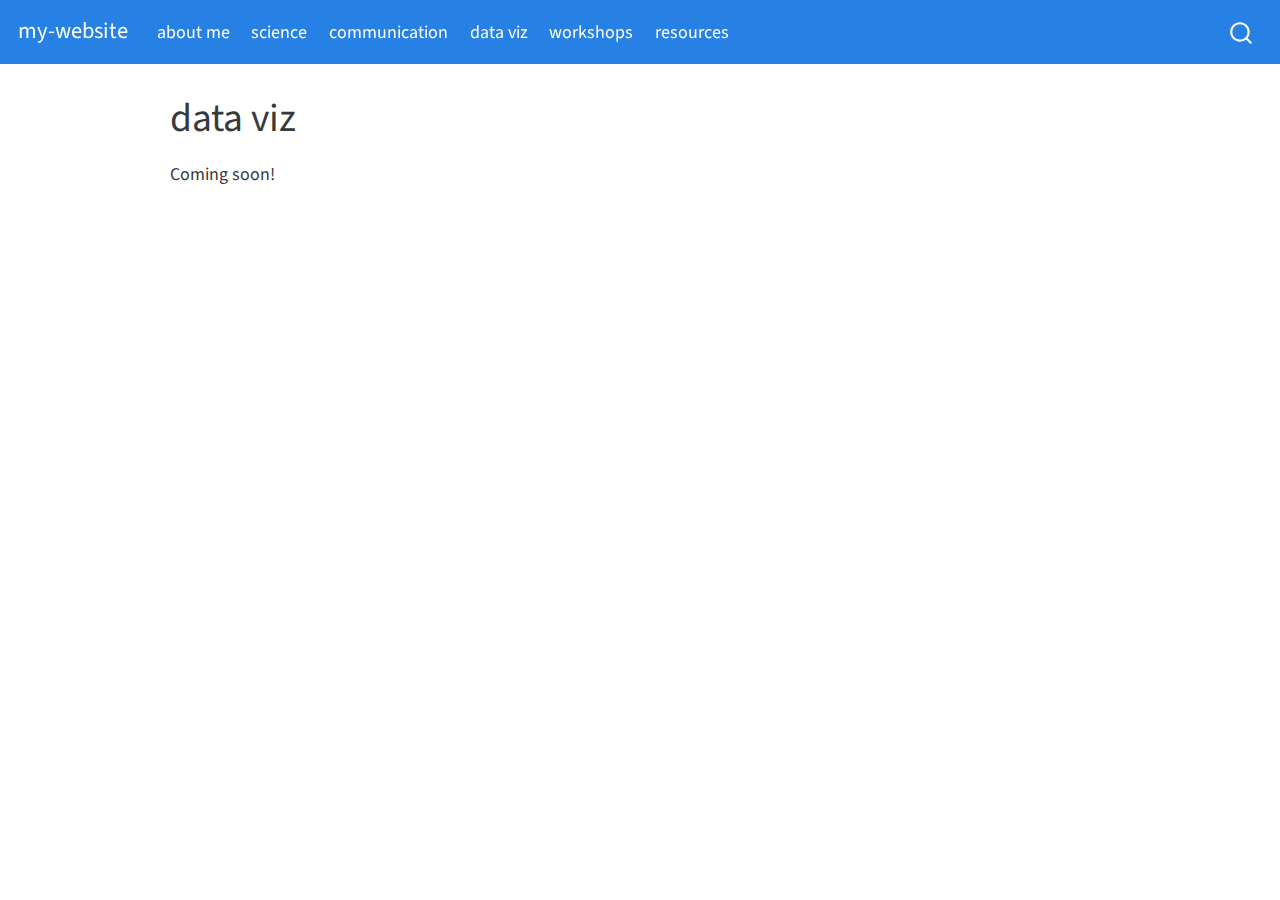
<file: docs/d_data viz.html>
<!DOCTYPE html>
<html xmlns="http://www.w3.org/1999/xhtml" lang="en" xml:lang="en"><head>

<meta charset="utf-8">
<meta name="generator" content="quarto-1.0.36">

<meta name="viewport" content="width=device-width, initial-scale=1.0, user-scalable=yes">


<title>my-website - data viz</title>
<style>
code{white-space: pre-wrap;}
span.smallcaps{font-variant: small-caps;}
span.underline{text-decoration: underline;}
div.column{display: inline-block; vertical-align: top; width: 50%;}
div.hanging-indent{margin-left: 1.5em; text-indent: -1.5em;}
ul.task-list{list-style: none;}
</style>


<script src="site_libs/quarto-nav/quarto-nav.js"></script>
<script src="site_libs/quarto-nav/headroom.min.js"></script>
<script src="site_libs/clipboard/clipboard.min.js"></script>
<script src="site_libs/quarto-search/autocomplete.umd.js"></script>
<script src="site_libs/quarto-search/fuse.min.js"></script>
<script src="site_libs/quarto-search/quarto-search.js"></script>
<meta name="quarto:offset" content="./">
<script src="site_libs/quarto-html/quarto.js"></script>
<script src="site_libs/quarto-html/popper.min.js"></script>
<script src="site_libs/quarto-html/tippy.umd.min.js"></script>
<script src="site_libs/quarto-html/anchor.min.js"></script>
<link href="site_libs/quarto-html/tippy.css" rel="stylesheet">
<link href="site_libs/quarto-html/quarto-syntax-highlighting-dark.css" rel="stylesheet" id="quarto-text-highlighting-styles">
<script src="site_libs/bootstrap/bootstrap.min.js"></script>
<link href="site_libs/bootstrap/bootstrap-icons.css" rel="stylesheet">
<link href="site_libs/bootstrap/bootstrap.min.css" rel="stylesheet" id="quarto-bootstrap" data-mode="dark">
<script id="quarto-search-options" type="application/json">{
  "location": "navbar",
  "copy-button": false,
  "collapse-after": 3,
  "panel-placement": "end",
  "type": "overlay",
  "limit": 20,
  "language": {
    "search-no-results-text": "No results",
    "search-matching-documents-text": "matching documents",
    "search-copy-link-title": "Copy link to search",
    "search-hide-matches-text": "Hide additional matches",
    "search-more-match-text": "more match in this document",
    "search-more-matches-text": "more matches in this document",
    "search-clear-button-title": "Clear",
    "search-detached-cancel-button-title": "Cancel",
    "search-submit-button-title": "Submit"
  }
}</script>


<link rel="stylesheet" href="styles.css">
</head>

<body class="nav-fixed">

<div id="quarto-search-results"></div>
  <header id="quarto-header" class="headroom fixed-top">
    <nav class="navbar navbar-expand-lg navbar-dark ">
      <div class="navbar-container container-fluid">
      <a class="navbar-brand" href="./index.html">
    <span class="navbar-title">my-website</span>
  </a>
          <button class="navbar-toggler" type="button" data-bs-toggle="collapse" data-bs-target="#navbarCollapse" aria-controls="navbarCollapse" aria-expanded="false" aria-label="Toggle navigation" onclick="if (window.quartoToggleHeadroom) { window.quartoToggleHeadroom(); }">
  <span class="navbar-toggler-icon"></span>
</button>
          <div class="collapse navbar-collapse" id="navbarCollapse">
            <ul class="navbar-nav navbar-nav-scroll me-auto">
  <li class="nav-item">
    <a class="nav-link" href="./index.html">about me</a>
  </li>  
  <li class="nav-item">
    <a class="nav-link" href="./b_science.html">science</a>
  </li>  
  <li class="nav-item">
    <a class="nav-link" href="./c_communication.html">communication</a>
  </li>  
  <li class="nav-item">
    <a class="nav-link active" href="./d_data viz.html" aria-current="page">data viz</a>
  </li>  
  <li class="nav-item">
    <a class="nav-link" href="./e_workshops.html">workshops</a>
  </li>  
  <li class="nav-item">
    <a class="nav-link" href="./f_resources.html">resources</a>
  </li>  
</ul>
              <div id="quarto-search" class="" title="Search"></div>
          </div> <!-- /navcollapse -->
      </div> <!-- /container-fluid -->
    </nav>
</header>
<!-- content -->
<div id="quarto-content" class="quarto-container page-columns page-rows-contents page-layout-article page-navbar">
<!-- sidebar -->
<!-- margin-sidebar -->
    <div id="quarto-margin-sidebar" class="sidebar margin-sidebar">
        
    </div>
<!-- main -->
<main class="content" id="quarto-document-content">

<header id="title-block-header" class="quarto-title-block default">
<div class="quarto-title">
<h1 class="title">data viz</h1>
</div>



<div class="quarto-title-meta">

    
    
  </div>
  

</header>

<p>Coming soon!</p>



</main> <!-- /main -->
<script id="quarto-html-after-body" type="application/javascript">
window.document.addEventListener("DOMContentLoaded", function (event) {
  const toggleBodyColorMode = (bsSheetEl) => {
    const mode = bsSheetEl.getAttribute("data-mode");
    const bodyEl = window.document.querySelector("body");
    if (mode === "dark") {
      bodyEl.classList.add("quarto-dark");
      bodyEl.classList.remove("quarto-light");
    } else {
      bodyEl.classList.add("quarto-light");
      bodyEl.classList.remove("quarto-dark");
    }
  }
  const toggleBodyColorPrimary = () => {
    const bsSheetEl = window.document.querySelector("link#quarto-bootstrap");
    if (bsSheetEl) {
      toggleBodyColorMode(bsSheetEl);
    }
  }
  toggleBodyColorPrimary();  
  const icon = "";
  const anchorJS = new window.AnchorJS();
  anchorJS.options = {
    placement: 'right',
    icon: icon
  };
  anchorJS.add('.anchored');
  const clipboard = new window.ClipboardJS('.code-copy-button', {
    target: function(trigger) {
      return trigger.previousElementSibling;
    }
  });
  clipboard.on('success', function(e) {
    // button target
    const button = e.trigger;
    // don't keep focus
    button.blur();
    // flash "checked"
    button.classList.add('code-copy-button-checked');
    var currentTitle = button.getAttribute("title");
    button.setAttribute("title", "Copied!");
    setTimeout(function() {
      button.setAttribute("title", currentTitle);
      button.classList.remove('code-copy-button-checked');
    }, 1000);
    // clear code selection
    e.clearSelection();
  });
  function tippyHover(el, contentFn) {
    const config = {
      allowHTML: true,
      content: contentFn,
      maxWidth: 500,
      delay: 100,
      arrow: false,
      appendTo: function(el) {
          return el.parentElement;
      },
      interactive: true,
      interactiveBorder: 10,
      theme: 'quarto',
      placement: 'bottom-start'
    };
    window.tippy(el, config); 
  }
  const noterefs = window.document.querySelectorAll('a[role="doc-noteref"]');
  for (var i=0; i<noterefs.length; i++) {
    const ref = noterefs[i];
    tippyHover(ref, function() {
      let href = ref.getAttribute('href');
      try { href = new URL(href).hash; } catch {}
      const id = href.replace(/^#\/?/, "");
      const note = window.document.getElementById(id);
      return note.innerHTML;
    });
  }
  var bibliorefs = window.document.querySelectorAll('a[role="doc-biblioref"]');
  for (var i=0; i<bibliorefs.length; i++) {
    const ref = bibliorefs[i];
    const cites = ref.parentNode.getAttribute('data-cites').split(' ');
    tippyHover(ref, function() {
      var popup = window.document.createElement('div');
      cites.forEach(function(cite) {
        var citeDiv = window.document.createElement('div');
        citeDiv.classList.add('hanging-indent');
        citeDiv.classList.add('csl-entry');
        var biblioDiv = window.document.getElementById('ref-' + cite);
        if (biblioDiv) {
          citeDiv.innerHTML = biblioDiv.innerHTML;
        }
        popup.appendChild(citeDiv);
      });
      return popup.innerHTML;
    });
  }
});
</script>
</div> <!-- /content -->



</body></html>
</file>
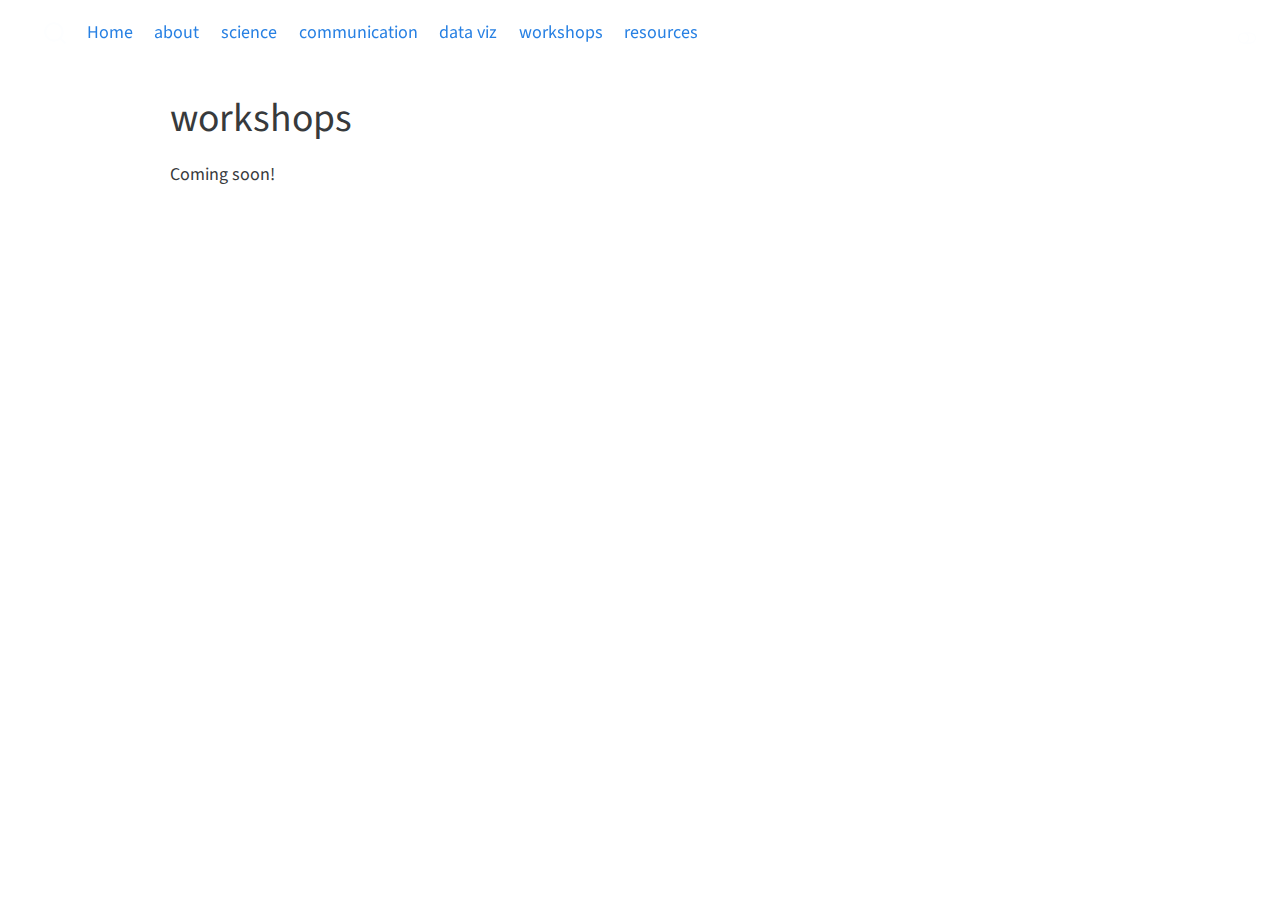
<file: docs/e_workshops.html>
<!DOCTYPE html>
<html xmlns="http://www.w3.org/1999/xhtml" lang="en" xml:lang="en"><head>

<meta charset="utf-8">
<meta name="generator" content="quarto-1.5.57">

<meta name="viewport" content="width=device-width, initial-scale=1.0, user-scalable=yes">


<title>workshops – Francisco J. Guerrero</title>
<style>
code{white-space: pre-wrap;}
span.smallcaps{font-variant: small-caps;}
div.columns{display: flex; gap: min(4vw, 1.5em);}
div.column{flex: auto; overflow-x: auto;}
div.hanging-indent{margin-left: 1.5em; text-indent: -1.5em;}
ul.task-list{list-style: none;}
ul.task-list li input[type="checkbox"] {
  width: 0.8em;
  margin: 0 0.8em 0.2em -1em; /* quarto-specific, see https://github.com/quarto-dev/quarto-cli/issues/4556 */ 
  vertical-align: middle;
}
</style>


<script src="site_libs/quarto-nav/quarto-nav.js"></script>
<script src="site_libs/quarto-nav/headroom.min.js"></script>
<script src="site_libs/clipboard/clipboard.min.js"></script>
<script src="site_libs/quarto-search/autocomplete.umd.js"></script>
<script src="site_libs/quarto-search/fuse.min.js"></script>
<script src="site_libs/quarto-search/quarto-search.js"></script>
<meta name="quarto:offset" content="./">
<script src="site_libs/quarto-html/quarto.js"></script>
<script src="site_libs/quarto-html/popper.min.js"></script>
<script src="site_libs/quarto-html/tippy.umd.min.js"></script>
<script src="site_libs/quarto-html/anchor.min.js"></script>
<link href="site_libs/quarto-html/tippy.css" rel="stylesheet">
<link href="site_libs/quarto-html/quarto-syntax-highlighting.css" rel="stylesheet" class="quarto-color-scheme" id="quarto-text-highlighting-styles">
<link href="site_libs/quarto-html/quarto-syntax-highlighting-dark.css" rel="prefetch" class="quarto-color-scheme quarto-color-alternate" id="quarto-text-highlighting-styles">
<script src="site_libs/bootstrap/bootstrap.min.js"></script>
<link href="site_libs/bootstrap/bootstrap-icons.css" rel="stylesheet">
<link href="site_libs/bootstrap/bootstrap.min.css" rel="stylesheet" class="quarto-color-scheme" id="quarto-bootstrap" data-mode="light">
<link href="site_libs/bootstrap/bootstrap-dark.min.css" rel="prefetch" class="quarto-color-scheme quarto-color-alternate" id="quarto-bootstrap" data-mode="dark">
<script id="quarto-search-options" type="application/json">{
  "location": "navbar",
  "copy-button": false,
  "collapse-after": 3,
  "panel-placement": "end",
  "type": "overlay",
  "limit": 50,
  "keyboard-shortcut": [
    "f",
    "/",
    "s"
  ],
  "show-item-context": false,
  "language": {
    "search-no-results-text": "No results",
    "search-matching-documents-text": "matching documents",
    "search-copy-link-title": "Copy link to search",
    "search-hide-matches-text": "Hide additional matches",
    "search-more-match-text": "more match in this document",
    "search-more-matches-text": "more matches in this document",
    "search-clear-button-title": "Clear",
    "search-text-placeholder": "",
    "search-detached-cancel-button-title": "Cancel",
    "search-submit-button-title": "Submit",
    "search-label": "Search"
  }
}</script>


<link rel="stylesheet" href="styles.css">
</head>

<body class="nav-fixed">

<div id="quarto-search-results"></div>
  <header id="quarto-header" class="headroom fixed-top">
    <nav class="navbar navbar-expand-lg " data-bs-theme="dark">
      <div class="navbar-container container-fluid">
            <div id="quarto-search" class="" title="Search"></div>
          <button class="navbar-toggler" type="button" data-bs-toggle="collapse" data-bs-target="#navbarCollapse" aria-controls="navbarCollapse" role="menu" aria-expanded="false" aria-label="Toggle navigation" onclick="if (window.quartoToggleHeadroom) { window.quartoToggleHeadroom(); }">
  <span class="navbar-toggler-icon"></span>
</button>
          <div class="collapse navbar-collapse" id="navbarCollapse">
            <ul class="navbar-nav navbar-nav-scroll me-auto">
  <li class="nav-item">
    <a class="nav-link" href="./index.html"> 
<span class="menu-text">Home</span></a>
  </li>  
  <li class="nav-item">
    <a class="nav-link" href="./about.html"> 
<span class="menu-text">about</span></a>
  </li>  
  <li class="nav-item">
    <a class="nav-link" href="./science.html"> 
<span class="menu-text">science</span></a>
  </li>  
  <li class="nav-item">
    <a class="nav-link" href="./communication.html"> 
<span class="menu-text">communication</span></a>
  </li>  
  <li class="nav-item">
    <a class="nav-link" href="./d_data viz.html"> 
<span class="menu-text">data viz</span></a>
  </li>  
  <li class="nav-item">
    <a class="nav-link active" href="./e_workshops.html" aria-current="page"> 
<span class="menu-text">workshops</span></a>
  </li>  
  <li class="nav-item">
    <a class="nav-link" href="./f_resources.html"> 
<span class="menu-text">resources</span></a>
  </li>  
</ul>
          </div> <!-- /navcollapse -->
            <div class="quarto-navbar-tools">
  <a href="" class="quarto-color-scheme-toggle quarto-navigation-tool  px-1" onclick="window.quartoToggleColorScheme(); return false;" title="Toggle dark mode"><i class="bi"></i></a>
</div>
      </div> <!-- /container-fluid -->
    </nav>
</header>
<!-- content -->
<div id="quarto-content" class="quarto-container page-columns page-rows-contents page-layout-article page-navbar">
<!-- sidebar -->
<!-- margin-sidebar -->
    <div id="quarto-margin-sidebar" class="sidebar margin-sidebar zindex-bottom">
        
    </div>
<!-- main -->
<main class="content" id="quarto-document-content">

<header id="title-block-header" class="quarto-title-block default">
<div class="quarto-title">
<h1 class="title">workshops</h1>
</div>



<div class="quarto-title-meta">

    
  
    
  </div>
  


</header>


<p>Coming soon!</p>



</main> <!-- /main -->
<script id="quarto-html-after-body" type="application/javascript">
window.document.addEventListener("DOMContentLoaded", function (event) {
  const toggleBodyColorMode = (bsSheetEl) => {
    const mode = bsSheetEl.getAttribute("data-mode");
    const bodyEl = window.document.querySelector("body");
    if (mode === "dark") {
      bodyEl.classList.add("quarto-dark");
      bodyEl.classList.remove("quarto-light");
    } else {
      bodyEl.classList.add("quarto-light");
      bodyEl.classList.remove("quarto-dark");
    }
  }
  const toggleBodyColorPrimary = () => {
    const bsSheetEl = window.document.querySelector("link#quarto-bootstrap");
    if (bsSheetEl) {
      toggleBodyColorMode(bsSheetEl);
    }
  }
  toggleBodyColorPrimary();  
  const disableStylesheet = (stylesheets) => {
    for (let i=0; i < stylesheets.length; i++) {
      const stylesheet = stylesheets[i];
      stylesheet.rel = 'prefetch';
    }
  }
  const enableStylesheet = (stylesheets) => {
    for (let i=0; i < stylesheets.length; i++) {
      const stylesheet = stylesheets[i];
      stylesheet.rel = 'stylesheet';
    }
  }
  const manageTransitions = (selector, allowTransitions) => {
    const els = window.document.querySelectorAll(selector);
    for (let i=0; i < els.length; i++) {
      const el = els[i];
      if (allowTransitions) {
        el.classList.remove('notransition');
      } else {
        el.classList.add('notransition');
      }
    }
  }
  const toggleGiscusIfUsed = (isAlternate, darkModeDefault) => {
    const baseTheme = document.querySelector('#giscus-base-theme')?.value ?? 'light';
    const alternateTheme = document.querySelector('#giscus-alt-theme')?.value ?? 'dark';
    let newTheme = '';
    if(darkModeDefault) {
      newTheme = isAlternate ? baseTheme : alternateTheme;
    } else {
      newTheme = isAlternate ? alternateTheme : baseTheme;
    }
    const changeGiscusTheme = () => {
      // From: https://github.com/giscus/giscus/issues/336
      const sendMessage = (message) => {
        const iframe = document.querySelector('iframe.giscus-frame');
        if (!iframe) return;
        iframe.contentWindow.postMessage({ giscus: message }, 'https://giscus.app');
      }
      sendMessage({
        setConfig: {
          theme: newTheme
        }
      });
    }
    const isGiscussLoaded = window.document.querySelector('iframe.giscus-frame') !== null;
    if (isGiscussLoaded) {
      changeGiscusTheme();
    }
  }
  const toggleColorMode = (alternate) => {
    // Switch the stylesheets
    const alternateStylesheets = window.document.querySelectorAll('link.quarto-color-scheme.quarto-color-alternate');
    manageTransitions('#quarto-margin-sidebar .nav-link', false);
    if (alternate) {
      enableStylesheet(alternateStylesheets);
      for (const sheetNode of alternateStylesheets) {
        if (sheetNode.id === "quarto-bootstrap") {
          toggleBodyColorMode(sheetNode);
        }
      }
    } else {
      disableStylesheet(alternateStylesheets);
      toggleBodyColorPrimary();
    }
    manageTransitions('#quarto-margin-sidebar .nav-link', true);
    // Switch the toggles
    const toggles = window.document.querySelectorAll('.quarto-color-scheme-toggle');
    for (let i=0; i < toggles.length; i++) {
      const toggle = toggles[i];
      if (toggle) {
        if (alternate) {
          toggle.classList.add("alternate");     
        } else {
          toggle.classList.remove("alternate");
        }
      }
    }
    // Hack to workaround the fact that safari doesn't
    // properly recolor the scrollbar when toggling (#1455)
    if (navigator.userAgent.indexOf('Safari') > 0 && navigator.userAgent.indexOf('Chrome') == -1) {
      manageTransitions("body", false);
      window.scrollTo(0, 1);
      setTimeout(() => {
        window.scrollTo(0, 0);
        manageTransitions("body", true);
      }, 40);  
    }
  }
  const isFileUrl = () => { 
    return window.location.protocol === 'file:';
  }
  const hasAlternateSentinel = () => {  
    let styleSentinel = getColorSchemeSentinel();
    if (styleSentinel !== null) {
      return styleSentinel === "alternate";
    } else {
      return false;
    }
  }
  const setStyleSentinel = (alternate) => {
    const value = alternate ? "alternate" : "default";
    if (!isFileUrl()) {
      window.localStorage.setItem("quarto-color-scheme", value);
    } else {
      localAlternateSentinel = value;
    }
  }
  const getColorSchemeSentinel = () => {
    if (!isFileUrl()) {
      const storageValue = window.localStorage.getItem("quarto-color-scheme");
      return storageValue != null ? storageValue : localAlternateSentinel;
    } else {
      return localAlternateSentinel;
    }
  }
  const darkModeDefault = false;
  let localAlternateSentinel = darkModeDefault ? 'alternate' : 'default';
  // Dark / light mode switch
  window.quartoToggleColorScheme = () => {
    // Read the current dark / light value 
    let toAlternate = !hasAlternateSentinel();
    toggleColorMode(toAlternate);
    setStyleSentinel(toAlternate);
    toggleGiscusIfUsed(toAlternate, darkModeDefault);
  };
  // Ensure there is a toggle, if there isn't float one in the top right
  if (window.document.querySelector('.quarto-color-scheme-toggle') === null) {
    const a = window.document.createElement('a');
    a.classList.add('top-right');
    a.classList.add('quarto-color-scheme-toggle');
    a.href = "";
    a.onclick = function() { try { window.quartoToggleColorScheme(); } catch {} return false; };
    const i = window.document.createElement("i");
    i.classList.add('bi');
    a.appendChild(i);
    window.document.body.appendChild(a);
  }
  // Switch to dark mode if need be
  if (hasAlternateSentinel()) {
    toggleColorMode(true);
  } else {
    toggleColorMode(false);
  }
  const icon = "";
  const anchorJS = new window.AnchorJS();
  anchorJS.options = {
    placement: 'right',
    icon: icon
  };
  anchorJS.add('.anchored');
  const isCodeAnnotation = (el) => {
    for (const clz of el.classList) {
      if (clz.startsWith('code-annotation-')) {                     
        return true;
      }
    }
    return false;
  }
  const onCopySuccess = function(e) {
    // button target
    const button = e.trigger;
    // don't keep focus
    button.blur();
    // flash "checked"
    button.classList.add('code-copy-button-checked');
    var currentTitle = button.getAttribute("title");
    button.setAttribute("title", "Copied!");
    let tooltip;
    if (window.bootstrap) {
      button.setAttribute("data-bs-toggle", "tooltip");
      button.setAttribute("data-bs-placement", "left");
      button.setAttribute("data-bs-title", "Copied!");
      tooltip = new bootstrap.Tooltip(button, 
        { trigger: "manual", 
          customClass: "code-copy-button-tooltip",
          offset: [0, -8]});
      tooltip.show();    
    }
    setTimeout(function() {
      if (tooltip) {
        tooltip.hide();
        button.removeAttribute("data-bs-title");
        button.removeAttribute("data-bs-toggle");
        button.removeAttribute("data-bs-placement");
      }
      button.setAttribute("title", currentTitle);
      button.classList.remove('code-copy-button-checked');
    }, 1000);
    // clear code selection
    e.clearSelection();
  }
  const getTextToCopy = function(trigger) {
      const codeEl = trigger.previousElementSibling.cloneNode(true);
      for (const childEl of codeEl.children) {
        if (isCodeAnnotation(childEl)) {
          childEl.remove();
        }
      }
      return codeEl.innerText;
  }
  const clipboard = new window.ClipboardJS('.code-copy-button:not([data-in-quarto-modal])', {
    text: getTextToCopy
  });
  clipboard.on('success', onCopySuccess);
  if (window.document.getElementById('quarto-embedded-source-code-modal')) {
    // For code content inside modals, clipBoardJS needs to be initialized with a container option
    // TODO: Check when it could be a function (https://github.com/zenorocha/clipboard.js/issues/860)
    const clipboardModal = new window.ClipboardJS('.code-copy-button[data-in-quarto-modal]', {
      text: getTextToCopy,
      container: window.document.getElementById('quarto-embedded-source-code-modal')
    });
    clipboardModal.on('success', onCopySuccess);
  }
    var localhostRegex = new RegExp(/^(?:http|https):\/\/localhost\:?[0-9]*\//);
    var mailtoRegex = new RegExp(/^mailto:/);
      var filterRegex = new RegExp("https:\/\/fjguerrero\.github\.io");
    var isInternal = (href) => {
        return filterRegex.test(href) || localhostRegex.test(href) || mailtoRegex.test(href);
    }
    // Inspect non-navigation links and adorn them if external
 	var links = window.document.querySelectorAll('a[href]:not(.nav-link):not(.navbar-brand):not(.toc-action):not(.sidebar-link):not(.sidebar-item-toggle):not(.pagination-link):not(.no-external):not([aria-hidden]):not(.dropdown-item):not(.quarto-navigation-tool):not(.about-link)');
    for (var i=0; i<links.length; i++) {
      const link = links[i];
      if (!isInternal(link.href)) {
        // undo the damage that might have been done by quarto-nav.js in the case of
        // links that we want to consider external
        if (link.dataset.originalHref !== undefined) {
          link.href = link.dataset.originalHref;
        }
      }
    }
  function tippyHover(el, contentFn, onTriggerFn, onUntriggerFn) {
    const config = {
      allowHTML: true,
      maxWidth: 500,
      delay: 100,
      arrow: false,
      appendTo: function(el) {
          return el.parentElement;
      },
      interactive: true,
      interactiveBorder: 10,
      theme: 'quarto',
      placement: 'bottom-start',
    };
    if (contentFn) {
      config.content = contentFn;
    }
    if (onTriggerFn) {
      config.onTrigger = onTriggerFn;
    }
    if (onUntriggerFn) {
      config.onUntrigger = onUntriggerFn;
    }
    window.tippy(el, config); 
  }
  const noterefs = window.document.querySelectorAll('a[role="doc-noteref"]');
  for (var i=0; i<noterefs.length; i++) {
    const ref = noterefs[i];
    tippyHover(ref, function() {
      // use id or data attribute instead here
      let href = ref.getAttribute('data-footnote-href') || ref.getAttribute('href');
      try { href = new URL(href).hash; } catch {}
      const id = href.replace(/^#\/?/, "");
      const note = window.document.getElementById(id);
      if (note) {
        return note.innerHTML;
      } else {
        return "";
      }
    });
  }
  const xrefs = window.document.querySelectorAll('a.quarto-xref');
  const processXRef = (id, note) => {
    // Strip column container classes
    const stripColumnClz = (el) => {
      el.classList.remove("page-full", "page-columns");
      if (el.children) {
        for (const child of el.children) {
          stripColumnClz(child);
        }
      }
    }
    stripColumnClz(note)
    if (id === null || id.startsWith('sec-')) {
      // Special case sections, only their first couple elements
      const container = document.createElement("div");
      if (note.children && note.children.length > 2) {
        container.appendChild(note.children[0].cloneNode(true));
        for (let i = 1; i < note.children.length; i++) {
          const child = note.children[i];
          if (child.tagName === "P" && child.innerText === "") {
            continue;
          } else {
            container.appendChild(child.cloneNode(true));
            break;
          }
        }
        if (window.Quarto?.typesetMath) {
          window.Quarto.typesetMath(container);
        }
        return container.innerHTML
      } else {
        if (window.Quarto?.typesetMath) {
          window.Quarto.typesetMath(note);
        }
        return note.innerHTML;
      }
    } else {
      // Remove any anchor links if they are present
      const anchorLink = note.querySelector('a.anchorjs-link');
      if (anchorLink) {
        anchorLink.remove();
      }
      if (window.Quarto?.typesetMath) {
        window.Quarto.typesetMath(note);
      }
      // TODO in 1.5, we should make sure this works without a callout special case
      if (note.classList.contains("callout")) {
        return note.outerHTML;
      } else {
        return note.innerHTML;
      }
    }
  }
  for (var i=0; i<xrefs.length; i++) {
    const xref = xrefs[i];
    tippyHover(xref, undefined, function(instance) {
      instance.disable();
      let url = xref.getAttribute('href');
      let hash = undefined; 
      if (url.startsWith('#')) {
        hash = url;
      } else {
        try { hash = new URL(url).hash; } catch {}
      }
      if (hash) {
        const id = hash.replace(/^#\/?/, "");
        const note = window.document.getElementById(id);
        if (note !== null) {
          try {
            const html = processXRef(id, note.cloneNode(true));
            instance.setContent(html);
          } finally {
            instance.enable();
            instance.show();
          }
        } else {
          // See if we can fetch this
          fetch(url.split('#')[0])
          .then(res => res.text())
          .then(html => {
            const parser = new DOMParser();
            const htmlDoc = parser.parseFromString(html, "text/html");
            const note = htmlDoc.getElementById(id);
            if (note !== null) {
              const html = processXRef(id, note);
              instance.setContent(html);
            } 
          }).finally(() => {
            instance.enable();
            instance.show();
          });
        }
      } else {
        // See if we can fetch a full url (with no hash to target)
        // This is a special case and we should probably do some content thinning / targeting
        fetch(url)
        .then(res => res.text())
        .then(html => {
          const parser = new DOMParser();
          const htmlDoc = parser.parseFromString(html, "text/html");
          const note = htmlDoc.querySelector('main.content');
          if (note !== null) {
            // This should only happen for chapter cross references
            // (since there is no id in the URL)
            // remove the first header
            if (note.children.length > 0 && note.children[0].tagName === "HEADER") {
              note.children[0].remove();
            }
            const html = processXRef(null, note);
            instance.setContent(html);
          } 
        }).finally(() => {
          instance.enable();
          instance.show();
        });
      }
    }, function(instance) {
    });
  }
      let selectedAnnoteEl;
      const selectorForAnnotation = ( cell, annotation) => {
        let cellAttr = 'data-code-cell="' + cell + '"';
        let lineAttr = 'data-code-annotation="' +  annotation + '"';
        const selector = 'span[' + cellAttr + '][' + lineAttr + ']';
        return selector;
      }
      const selectCodeLines = (annoteEl) => {
        const doc = window.document;
        const targetCell = annoteEl.getAttribute("data-target-cell");
        const targetAnnotation = annoteEl.getAttribute("data-target-annotation");
        const annoteSpan = window.document.querySelector(selectorForAnnotation(targetCell, targetAnnotation));
        const lines = annoteSpan.getAttribute("data-code-lines").split(",");
        const lineIds = lines.map((line) => {
          return targetCell + "-" + line;
        })
        let top = null;
        let height = null;
        let parent = null;
        if (lineIds.length > 0) {
            //compute the position of the single el (top and bottom and make a div)
            const el = window.document.getElementById(lineIds[0]);
            top = el.offsetTop;
            height = el.offsetHeight;
            parent = el.parentElement.parentElement;
          if (lineIds.length > 1) {
            const lastEl = window.document.getElementById(lineIds[lineIds.length - 1]);
            const bottom = lastEl.offsetTop + lastEl.offsetHeight;
            height = bottom - top;
          }
          if (top !== null && height !== null && parent !== null) {
            // cook up a div (if necessary) and position it 
            let div = window.document.getElementById("code-annotation-line-highlight");
            if (div === null) {
              div = window.document.createElement("div");
              div.setAttribute("id", "code-annotation-line-highlight");
              div.style.position = 'absolute';
              parent.appendChild(div);
            }
            div.style.top = top - 2 + "px";
            div.style.height = height + 4 + "px";
            div.style.left = 0;
            let gutterDiv = window.document.getElementById("code-annotation-line-highlight-gutter");
            if (gutterDiv === null) {
              gutterDiv = window.document.createElement("div");
              gutterDiv.setAttribute("id", "code-annotation-line-highlight-gutter");
              gutterDiv.style.position = 'absolute';
              const codeCell = window.document.getElementById(targetCell);
              const gutter = codeCell.querySelector('.code-annotation-gutter');
              gutter.appendChild(gutterDiv);
            }
            gutterDiv.style.top = top - 2 + "px";
            gutterDiv.style.height = height + 4 + "px";
          }
          selectedAnnoteEl = annoteEl;
        }
      };
      const unselectCodeLines = () => {
        const elementsIds = ["code-annotation-line-highlight", "code-annotation-line-highlight-gutter"];
        elementsIds.forEach((elId) => {
          const div = window.document.getElementById(elId);
          if (div) {
            div.remove();
          }
        });
        selectedAnnoteEl = undefined;
      };
        // Handle positioning of the toggle
    window.addEventListener(
      "resize",
      throttle(() => {
        elRect = undefined;
        if (selectedAnnoteEl) {
          selectCodeLines(selectedAnnoteEl);
        }
      }, 10)
    );
    function throttle(fn, ms) {
    let throttle = false;
    let timer;
      return (...args) => {
        if(!throttle) { // first call gets through
            fn.apply(this, args);
            throttle = true;
        } else { // all the others get throttled
            if(timer) clearTimeout(timer); // cancel #2
            timer = setTimeout(() => {
              fn.apply(this, args);
              timer = throttle = false;
            }, ms);
        }
      };
    }
      // Attach click handler to the DT
      const annoteDls = window.document.querySelectorAll('dt[data-target-cell]');
      for (const annoteDlNode of annoteDls) {
        annoteDlNode.addEventListener('click', (event) => {
          const clickedEl = event.target;
          if (clickedEl !== selectedAnnoteEl) {
            unselectCodeLines();
            const activeEl = window.document.querySelector('dt[data-target-cell].code-annotation-active');
            if (activeEl) {
              activeEl.classList.remove('code-annotation-active');
            }
            selectCodeLines(clickedEl);
            clickedEl.classList.add('code-annotation-active');
          } else {
            // Unselect the line
            unselectCodeLines();
            clickedEl.classList.remove('code-annotation-active');
          }
        });
      }
  const findCites = (el) => {
    const parentEl = el.parentElement;
    if (parentEl) {
      const cites = parentEl.dataset.cites;
      if (cites) {
        return {
          el,
          cites: cites.split(' ')
        };
      } else {
        return findCites(el.parentElement)
      }
    } else {
      return undefined;
    }
  };
  var bibliorefs = window.document.querySelectorAll('a[role="doc-biblioref"]');
  for (var i=0; i<bibliorefs.length; i++) {
    const ref = bibliorefs[i];
    const citeInfo = findCites(ref);
    if (citeInfo) {
      tippyHover(citeInfo.el, function() {
        var popup = window.document.createElement('div');
        citeInfo.cites.forEach(function(cite) {
          var citeDiv = window.document.createElement('div');
          citeDiv.classList.add('hanging-indent');
          citeDiv.classList.add('csl-entry');
          var biblioDiv = window.document.getElementById('ref-' + cite);
          if (biblioDiv) {
            citeDiv.innerHTML = biblioDiv.innerHTML;
          }
          popup.appendChild(citeDiv);
        });
        return popup.innerHTML;
      });
    }
  }
});
</script>
</div> <!-- /content -->




</body></html>
</file>
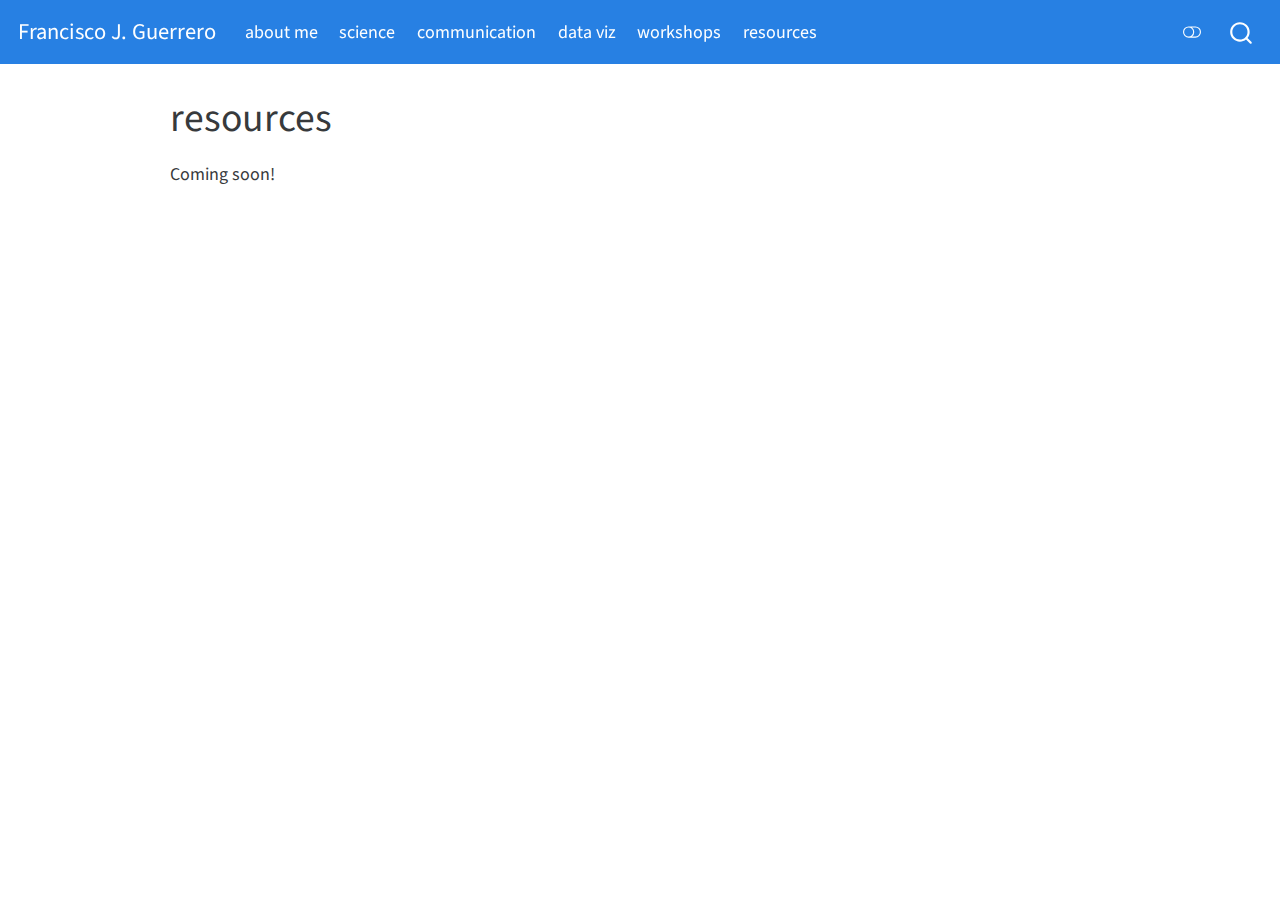
<file: docs/f_resources.html>
<!DOCTYPE html>
<html xmlns="http://www.w3.org/1999/xhtml" lang="en" xml:lang="en"><head>

<meta charset="utf-8">
<meta name="generator" content="quarto-1.2.335">

<meta name="viewport" content="width=device-width, initial-scale=1.0, user-scalable=yes">


<title>Francisco J. Guerrero - resources</title>
<style>
code{white-space: pre-wrap;}
span.smallcaps{font-variant: small-caps;}
div.columns{display: flex; gap: min(4vw, 1.5em);}
div.column{flex: auto; overflow-x: auto;}
div.hanging-indent{margin-left: 1.5em; text-indent: -1.5em;}
ul.task-list{list-style: none;}
ul.task-list li input[type="checkbox"] {
  width: 0.8em;
  margin: 0 0.8em 0.2em -1.6em;
  vertical-align: middle;
}
</style>


<script src="site_libs/quarto-nav/quarto-nav.js"></script>
<script src="site_libs/quarto-nav/headroom.min.js"></script>
<script src="site_libs/clipboard/clipboard.min.js"></script>
<script src="site_libs/quarto-search/autocomplete.umd.js"></script>
<script src="site_libs/quarto-search/fuse.min.js"></script>
<script src="site_libs/quarto-search/quarto-search.js"></script>
<meta name="quarto:offset" content="./">
<script src="site_libs/quarto-html/quarto.js"></script>
<script src="site_libs/quarto-html/popper.min.js"></script>
<script src="site_libs/quarto-html/tippy.umd.min.js"></script>
<script src="site_libs/quarto-html/anchor.min.js"></script>
<link href="site_libs/quarto-html/tippy.css" rel="stylesheet">
<link href="site_libs/quarto-html/quarto-syntax-highlighting.css" rel="stylesheet" class="quarto-color-scheme" id="quarto-text-highlighting-styles">
<link href="site_libs/quarto-html/quarto-syntax-highlighting-dark.css" rel="prefetch" class="quarto-color-scheme quarto-color-alternate" id="quarto-text-highlighting-styles">
<script src="site_libs/bootstrap/bootstrap.min.js"></script>
<link href="site_libs/bootstrap/bootstrap-icons.css" rel="stylesheet">
<link href="site_libs/bootstrap/bootstrap.min.css" rel="stylesheet" class="quarto-color-scheme" id="quarto-bootstrap" data-mode="light">
<link href="site_libs/bootstrap/bootstrap-dark.min.css" rel="prefetch" class="quarto-color-scheme quarto-color-alternate" id="quarto-bootstrap" data-mode="dark">
<script id="quarto-search-options" type="application/json">{
  "location": "navbar",
  "copy-button": false,
  "collapse-after": 3,
  "panel-placement": "end",
  "type": "overlay",
  "limit": 20,
  "language": {
    "search-no-results-text": "No results",
    "search-matching-documents-text": "matching documents",
    "search-copy-link-title": "Copy link to search",
    "search-hide-matches-text": "Hide additional matches",
    "search-more-match-text": "more match in this document",
    "search-more-matches-text": "more matches in this document",
    "search-clear-button-title": "Clear",
    "search-detached-cancel-button-title": "Cancel",
    "search-submit-button-title": "Submit"
  }
}</script>


<link rel="stylesheet" href="styles.css">
</head>

<body class="nav-fixed">

<div id="quarto-search-results"></div>
  <header id="quarto-header" class="headroom fixed-top">
    <nav class="navbar navbar-expand-lg navbar-dark ">
      <div class="navbar-container container-fluid">
      <div class="navbar-brand-container">
    <a class="navbar-brand" href="./index.html">
    <span class="navbar-title">Francisco J. Guerrero</span>
    </a>
  </div>
          <button class="navbar-toggler" type="button" data-bs-toggle="collapse" data-bs-target="#navbarCollapse" aria-controls="navbarCollapse" aria-expanded="false" aria-label="Toggle navigation" onclick="if (window.quartoToggleHeadroom) { window.quartoToggleHeadroom(); }">
  <span class="navbar-toggler-icon"></span>
</button>
          <div class="collapse navbar-collapse" id="navbarCollapse">
            <ul class="navbar-nav navbar-nav-scroll me-auto">
  <li class="nav-item">
    <a class="nav-link" href="./index.html">
 <span class="menu-text">about me</span></a>
  </li>  
  <li class="nav-item">
    <a class="nav-link" href="./b_science.html">
 <span class="menu-text">science</span></a>
  </li>  
  <li class="nav-item">
    <a class="nav-link" href="./c_communication.html">
 <span class="menu-text">communication</span></a>
  </li>  
  <li class="nav-item">
    <a class="nav-link" href="./d_data viz.html">
 <span class="menu-text">data viz</span></a>
  </li>  
  <li class="nav-item">
    <a class="nav-link" href="./e_workshops.html">
 <span class="menu-text">workshops</span></a>
  </li>  
  <li class="nav-item">
    <a class="nav-link active" href="./f_resources.html" aria-current="page">
 <span class="menu-text">resources</span></a>
  </li>  
</ul>
              <div class="quarto-toggle-container">
                  <a href="" class="quarto-color-scheme-toggle nav-link" onclick="window.quartoToggleColorScheme(); return false;" title="Toggle dark mode"><i class="bi"></i></a>
              </div>
              <div id="quarto-search" class="" title="Search"></div>
          </div> <!-- /navcollapse -->
      </div> <!-- /container-fluid -->
    </nav>
</header>
<!-- content -->
<div id="quarto-content" class="quarto-container page-columns page-rows-contents page-layout-article page-navbar">
<!-- sidebar -->
<!-- margin-sidebar -->
    <div id="quarto-margin-sidebar" class="sidebar margin-sidebar">
        
    </div>
<!-- main -->
<main class="content" id="quarto-document-content">

<header id="title-block-header" class="quarto-title-block default">
<div class="quarto-title">
<h1 class="title">resources</h1>
</div>



<div class="quarto-title-meta">

    
  
    
  </div>
  

</header>

<p>Coming soon!</p>



</main> <!-- /main -->
<script id="quarto-html-after-body" type="application/javascript">
window.document.addEventListener("DOMContentLoaded", function (event) {
  const toggleBodyColorMode = (bsSheetEl) => {
    const mode = bsSheetEl.getAttribute("data-mode");
    const bodyEl = window.document.querySelector("body");
    if (mode === "dark") {
      bodyEl.classList.add("quarto-dark");
      bodyEl.classList.remove("quarto-light");
    } else {
      bodyEl.classList.add("quarto-light");
      bodyEl.classList.remove("quarto-dark");
    }
  }
  const toggleBodyColorPrimary = () => {
    const bsSheetEl = window.document.querySelector("link#quarto-bootstrap");
    if (bsSheetEl) {
      toggleBodyColorMode(bsSheetEl);
    }
  }
  toggleBodyColorPrimary();  
  const disableStylesheet = (stylesheets) => {
    for (let i=0; i < stylesheets.length; i++) {
      const stylesheet = stylesheets[i];
      stylesheet.rel = 'prefetch';
    }
  }
  const enableStylesheet = (stylesheets) => {
    for (let i=0; i < stylesheets.length; i++) {
      const stylesheet = stylesheets[i];
      stylesheet.rel = 'stylesheet';
    }
  }
  const manageTransitions = (selector, allowTransitions) => {
    const els = window.document.querySelectorAll(selector);
    for (let i=0; i < els.length; i++) {
      const el = els[i];
      if (allowTransitions) {
        el.classList.remove('notransition');
      } else {
        el.classList.add('notransition');
      }
    }
  }
  const toggleColorMode = (alternate) => {
    // Switch the stylesheets
    const alternateStylesheets = window.document.querySelectorAll('link.quarto-color-scheme.quarto-color-alternate');
    manageTransitions('#quarto-margin-sidebar .nav-link', false);
    if (alternate) {
      enableStylesheet(alternateStylesheets);
      for (const sheetNode of alternateStylesheets) {
        if (sheetNode.id === "quarto-bootstrap") {
          toggleBodyColorMode(sheetNode);
        }
      }
    } else {
      disableStylesheet(alternateStylesheets);
      toggleBodyColorPrimary();
    }
    manageTransitions('#quarto-margin-sidebar .nav-link', true);
    // Switch the toggles
    const toggles = window.document.querySelectorAll('.quarto-color-scheme-toggle');
    for (let i=0; i < toggles.length; i++) {
      const toggle = toggles[i];
      if (toggle) {
        if (alternate) {
          toggle.classList.add("alternate");     
        } else {
          toggle.classList.remove("alternate");
        }
      }
    }
    // Hack to workaround the fact that safari doesn't
    // properly recolor the scrollbar when toggling (#1455)
    if (navigator.userAgent.indexOf('Safari') > 0 && navigator.userAgent.indexOf('Chrome') == -1) {
      manageTransitions("body", false);
      window.scrollTo(0, 1);
      setTimeout(() => {
        window.scrollTo(0, 0);
        manageTransitions("body", true);
      }, 40);  
    }
  }
  const isFileUrl = () => { 
    return window.location.protocol === 'file:';
  }
  const hasAlternateSentinel = () => {  
    let styleSentinel = getColorSchemeSentinel();
    if (styleSentinel !== null) {
      return styleSentinel === "alternate";
    } else {
      return false;
    }
  }
  const setStyleSentinel = (alternate) => {
    const value = alternate ? "alternate" : "default";
    if (!isFileUrl()) {
      window.localStorage.setItem("quarto-color-scheme", value);
    } else {
      localAlternateSentinel = value;
    }
  }
  const getColorSchemeSentinel = () => {
    if (!isFileUrl()) {
      const storageValue = window.localStorage.getItem("quarto-color-scheme");
      return storageValue != null ? storageValue : localAlternateSentinel;
    } else {
      return localAlternateSentinel;
    }
  }
  let localAlternateSentinel = 'default';
  // Dark / light mode switch
  window.quartoToggleColorScheme = () => {
    // Read the current dark / light value 
    let toAlternate = !hasAlternateSentinel();
    toggleColorMode(toAlternate);
    setStyleSentinel(toAlternate);
  };
  // Ensure there is a toggle, if there isn't float one in the top right
  if (window.document.querySelector('.quarto-color-scheme-toggle') === null) {
    const a = window.document.createElement('a');
    a.classList.add('top-right');
    a.classList.add('quarto-color-scheme-toggle');
    a.href = "";
    a.onclick = function() { try { window.quartoToggleColorScheme(); } catch {} return false; };
    const i = window.document.createElement("i");
    i.classList.add('bi');
    a.appendChild(i);
    window.document.body.appendChild(a);
  }
  // Switch to dark mode if need be
  if (hasAlternateSentinel()) {
    toggleColorMode(true);
  } else {
    toggleColorMode(false);
  }
  const icon = "";
  const anchorJS = new window.AnchorJS();
  anchorJS.options = {
    placement: 'right',
    icon: icon
  };
  anchorJS.add('.anchored');
  const clipboard = new window.ClipboardJS('.code-copy-button', {
    target: function(trigger) {
      return trigger.previousElementSibling;
    }
  });
  clipboard.on('success', function(e) {
    // button target
    const button = e.trigger;
    // don't keep focus
    button.blur();
    // flash "checked"
    button.classList.add('code-copy-button-checked');
    var currentTitle = button.getAttribute("title");
    button.setAttribute("title", "Copied!");
    let tooltip;
    if (window.bootstrap) {
      button.setAttribute("data-bs-toggle", "tooltip");
      button.setAttribute("data-bs-placement", "left");
      button.setAttribute("data-bs-title", "Copied!");
      tooltip = new bootstrap.Tooltip(button, 
        { trigger: "manual", 
          customClass: "code-copy-button-tooltip",
          offset: [0, -8]});
      tooltip.show();    
    }
    setTimeout(function() {
      if (tooltip) {
        tooltip.hide();
        button.removeAttribute("data-bs-title");
        button.removeAttribute("data-bs-toggle");
        button.removeAttribute("data-bs-placement");
      }
      button.setAttribute("title", currentTitle);
      button.classList.remove('code-copy-button-checked');
    }, 1000);
    // clear code selection
    e.clearSelection();
  });
  function tippyHover(el, contentFn) {
    const config = {
      allowHTML: true,
      content: contentFn,
      maxWidth: 500,
      delay: 100,
      arrow: false,
      appendTo: function(el) {
          return el.parentElement;
      },
      interactive: true,
      interactiveBorder: 10,
      theme: 'quarto',
      placement: 'bottom-start'
    };
    window.tippy(el, config); 
  }
  const noterefs = window.document.querySelectorAll('a[role="doc-noteref"]');
  for (var i=0; i<noterefs.length; i++) {
    const ref = noterefs[i];
    tippyHover(ref, function() {
      // use id or data attribute instead here
      let href = ref.getAttribute('data-footnote-href') || ref.getAttribute('href');
      try { href = new URL(href).hash; } catch {}
      const id = href.replace(/^#\/?/, "");
      const note = window.document.getElementById(id);
      return note.innerHTML;
    });
  }
  const findCites = (el) => {
    const parentEl = el.parentElement;
    if (parentEl) {
      const cites = parentEl.dataset.cites;
      if (cites) {
        return {
          el,
          cites: cites.split(' ')
        };
      } else {
        return findCites(el.parentElement)
      }
    } else {
      return undefined;
    }
  };
  var bibliorefs = window.document.querySelectorAll('a[role="doc-biblioref"]');
  for (var i=0; i<bibliorefs.length; i++) {
    const ref = bibliorefs[i];
    const citeInfo = findCites(ref);
    if (citeInfo) {
      tippyHover(citeInfo.el, function() {
        var popup = window.document.createElement('div');
        citeInfo.cites.forEach(function(cite) {
          var citeDiv = window.document.createElement('div');
          citeDiv.classList.add('hanging-indent');
          citeDiv.classList.add('csl-entry');
          var biblioDiv = window.document.getElementById('ref-' + cite);
          if (biblioDiv) {
            citeDiv.innerHTML = biblioDiv.innerHTML;
          }
          popup.appendChild(citeDiv);
        });
        return popup.innerHTML;
      });
    }
  }
});
</script>
</div> <!-- /content -->



</body></html>
</file>
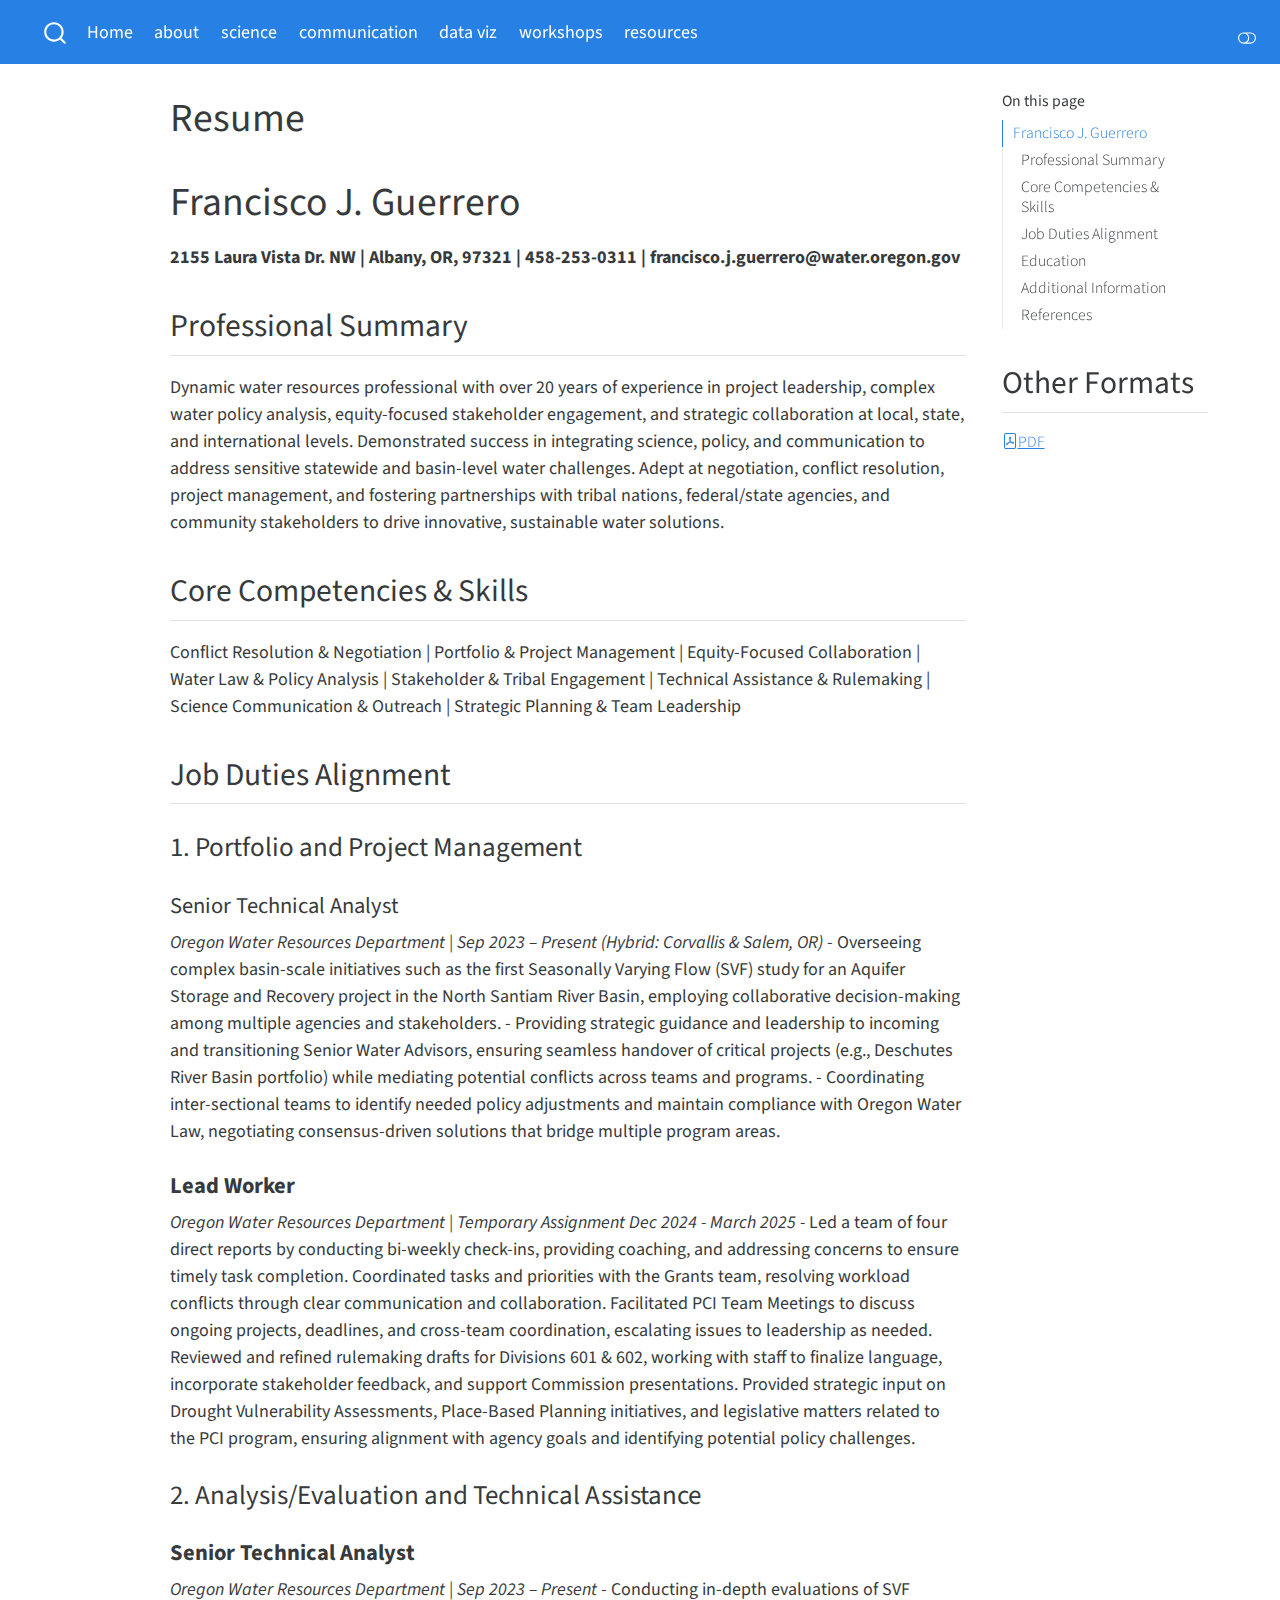
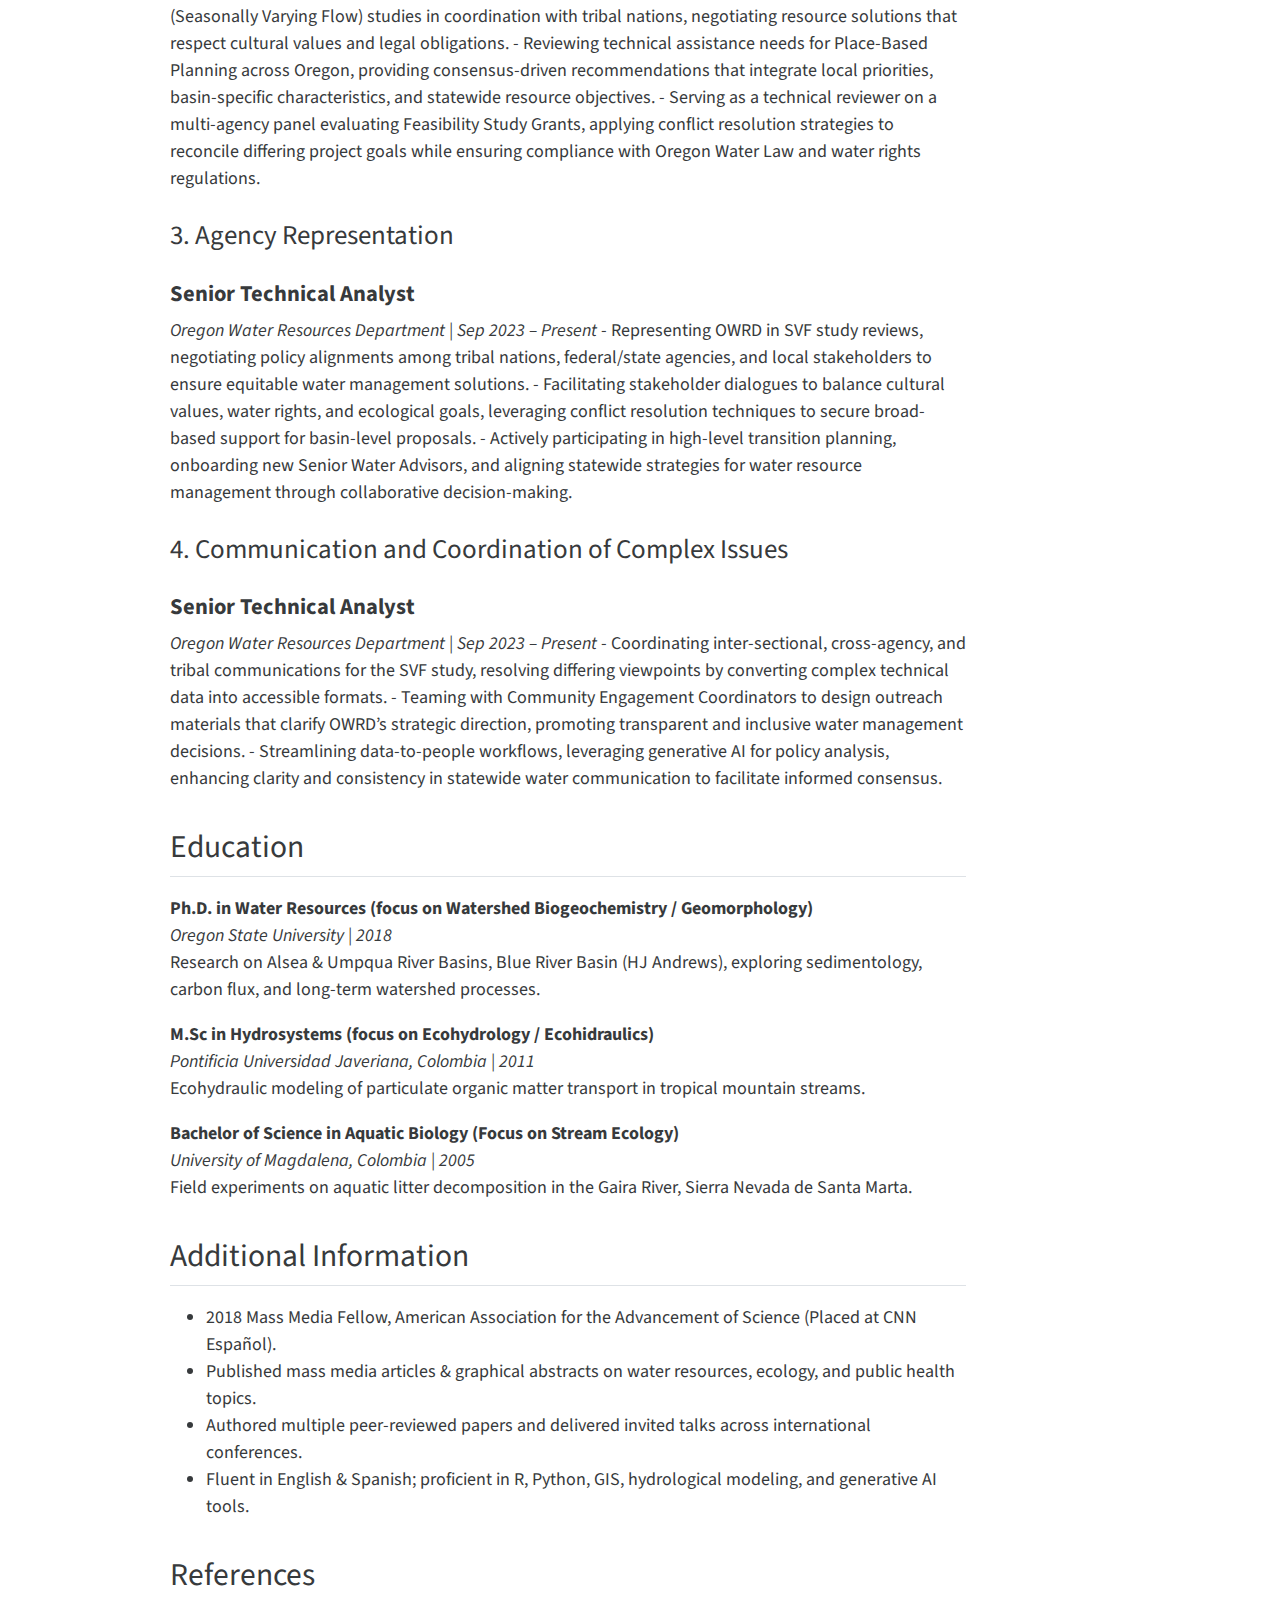
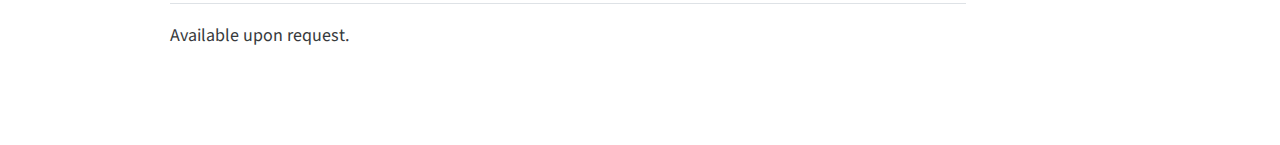
<file: docs/guerrero-pdf-resume.html>
<!DOCTYPE html>
<html xmlns="http://www.w3.org/1999/xhtml" lang="en" xml:lang="en"><head>

<meta charset="utf-8">
<meta name="generator" content="quarto-1.3.353">

<meta name="viewport" content="width=device-width, initial-scale=1.0, user-scalable=yes">


<title>Francisco J. Guerrero - Resume</title>
<style>
code{white-space: pre-wrap;}
span.smallcaps{font-variant: small-caps;}
div.columns{display: flex; gap: min(4vw, 1.5em);}
div.column{flex: auto; overflow-x: auto;}
div.hanging-indent{margin-left: 1.5em; text-indent: -1.5em;}
ul.task-list{list-style: none;}
ul.task-list li input[type="checkbox"] {
  width: 0.8em;
  margin: 0 0.8em 0.2em -1em; /* quarto-specific, see https://github.com/quarto-dev/quarto-cli/issues/4556 */ 
  vertical-align: middle;
}
</style>


<script src="site_libs/quarto-nav/quarto-nav.js"></script>
<script src="site_libs/quarto-nav/headroom.min.js"></script>
<script src="site_libs/clipboard/clipboard.min.js"></script>
<script src="site_libs/quarto-search/autocomplete.umd.js"></script>
<script src="site_libs/quarto-search/fuse.min.js"></script>
<script src="site_libs/quarto-search/quarto-search.js"></script>
<meta name="quarto:offset" content="./">
<script src="site_libs/quarto-html/quarto.js"></script>
<script src="site_libs/quarto-html/popper.min.js"></script>
<script src="site_libs/quarto-html/tippy.umd.min.js"></script>
<script src="site_libs/quarto-html/anchor.min.js"></script>
<link href="site_libs/quarto-html/tippy.css" rel="stylesheet">
<link href="site_libs/quarto-html/quarto-syntax-highlighting.css" rel="stylesheet" class="quarto-color-scheme" id="quarto-text-highlighting-styles">
<link href="site_libs/quarto-html/quarto-syntax-highlighting-dark.css" rel="prefetch" class="quarto-color-scheme quarto-color-alternate" id="quarto-text-highlighting-styles">
<script src="site_libs/bootstrap/bootstrap.min.js"></script>
<link href="site_libs/bootstrap/bootstrap-icons.css" rel="stylesheet">
<link href="site_libs/bootstrap/bootstrap.min.css" rel="stylesheet" class="quarto-color-scheme" id="quarto-bootstrap" data-mode="light">
<link href="site_libs/bootstrap/bootstrap-dark.min.css" rel="prefetch" class="quarto-color-scheme quarto-color-alternate" id="quarto-bootstrap" data-mode="dark">
<script id="quarto-search-options" type="application/json">{
  "location": "navbar",
  "copy-button": false,
  "collapse-after": 3,
  "panel-placement": "end",
  "type": "overlay",
  "limit": 20,
  "language": {
    "search-no-results-text": "No results",
    "search-matching-documents-text": "matching documents",
    "search-copy-link-title": "Copy link to search",
    "search-hide-matches-text": "Hide additional matches",
    "search-more-match-text": "more match in this document",
    "search-more-matches-text": "more matches in this document",
    "search-clear-button-title": "Clear",
    "search-detached-cancel-button-title": "Cancel",
    "search-submit-button-title": "Submit"
  }
}</script>


<link rel="stylesheet" href="styles.css">
</head>

<body class="nav-fixed">

<div id="quarto-search-results"></div>
  <header id="quarto-header" class="headroom fixed-top">
    <nav class="navbar navbar-expand-lg navbar-dark ">
      <div class="navbar-container container-fluid">
            <div id="quarto-search" class="" title="Search"></div>
          <button class="navbar-toggler" type="button" data-bs-toggle="collapse" data-bs-target="#navbarCollapse" aria-controls="navbarCollapse" aria-expanded="false" aria-label="Toggle navigation" onclick="if (window.quartoToggleHeadroom) { window.quartoToggleHeadroom(); }">
  <span class="navbar-toggler-icon"></span>
</button>
          <div class="collapse navbar-collapse" id="navbarCollapse">
            <ul class="navbar-nav navbar-nav-scroll me-auto">
  <li class="nav-item">
    <a class="nav-link" href="./index.html" rel="" target="">
 <span class="menu-text">Home</span></a>
  </li>  
  <li class="nav-item">
    <a class="nav-link" href="./about.html" rel="" target="">
 <span class="menu-text">about</span></a>
  </li>  
  <li class="nav-item">
    <a class="nav-link" href="./b_science.html" rel="" target="">
 <span class="menu-text">science</span></a>
  </li>  
  <li class="nav-item">
    <a class="nav-link" href="./c_communication.html" rel="" target="">
 <span class="menu-text">communication</span></a>
  </li>  
  <li class="nav-item">
    <a class="nav-link" href="./d_data viz.html" rel="" target="">
 <span class="menu-text">data viz</span></a>
  </li>  
  <li class="nav-item">
    <a class="nav-link" href="./e_workshops.html" rel="" target="">
 <span class="menu-text">workshops</span></a>
  </li>  
  <li class="nav-item">
    <a class="nav-link" href="./f_resources.html" rel="" target="">
 <span class="menu-text">resources</span></a>
  </li>  
</ul>
            <div class="quarto-navbar-tools ms-auto">
  <a href="" class="quarto-color-scheme-toggle quarto-navigation-tool  px-1" onclick="window.quartoToggleColorScheme(); return false;" title="Toggle dark mode"><i class="bi"></i></a>
</div>
          </div> <!-- /navcollapse -->
      </div> <!-- /container-fluid -->
    </nav>
</header>
<!-- content -->
<div id="quarto-content" class="quarto-container page-columns page-rows-contents page-layout-article page-navbar">
<!-- sidebar -->
<!-- margin-sidebar -->
    <div id="quarto-margin-sidebar" class="sidebar margin-sidebar">
        <nav id="TOC" role="doc-toc" class="toc-active">
    <h2 id="toc-title">On this page</h2>
   
  <ul>
  <li><a href="#francisco-j.-guerrero" id="toc-francisco-j.-guerrero" class="nav-link active" data-scroll-target="#francisco-j.-guerrero">Francisco J. Guerrero</a>
  <ul class="collapse">
  <li><a href="#professional-summary" id="toc-professional-summary" class="nav-link" data-scroll-target="#professional-summary">Professional Summary</a></li>
  <li><a href="#core-competencies-skills" id="toc-core-competencies-skills" class="nav-link" data-scroll-target="#core-competencies-skills">Core Competencies &amp; Skills</a></li>
  <li><a href="#job-duties-alignment" id="toc-job-duties-alignment" class="nav-link" data-scroll-target="#job-duties-alignment">Job Duties Alignment</a>
  <ul class="collapse">
  <li><a href="#portfolio-and-project-management" id="toc-portfolio-and-project-management" class="nav-link" data-scroll-target="#portfolio-and-project-management">1. Portfolio and Project Management</a></li>
  <li><a href="#analysisevaluation-and-technical-assistance" id="toc-analysisevaluation-and-technical-assistance" class="nav-link" data-scroll-target="#analysisevaluation-and-technical-assistance">2. Analysis/Evaluation and Technical Assistance</a></li>
  <li><a href="#agency-representation" id="toc-agency-representation" class="nav-link" data-scroll-target="#agency-representation">3. Agency Representation</a></li>
  <li><a href="#communication-and-coordination-of-complex-issues" id="toc-communication-and-coordination-of-complex-issues" class="nav-link" data-scroll-target="#communication-and-coordination-of-complex-issues">4. Communication and Coordination of Complex Issues</a></li>
  </ul></li>
  <li><a href="#education" id="toc-education" class="nav-link" data-scroll-target="#education">Education</a></li>
  <li><a href="#additional-information" id="toc-additional-information" class="nav-link" data-scroll-target="#additional-information">Additional Information</a></li>
  <li><a href="#references" id="toc-references" class="nav-link" data-scroll-target="#references">References</a></li>
  </ul></li>
  </ul>
<div class="quarto-alternate-formats"><h2>Other Formats</h2><ul><li><a href="guerrero-pdf-resume.pdf"><i class="bi bi-file-pdf"></i>PDF</a></li></ul></div></nav>
    </div>
<!-- main -->
<main class="content" id="quarto-document-content">

<header id="title-block-header" class="quarto-title-block default">
<div class="quarto-title">
<h1 class="title">Resume</h1>
</div>



<div class="quarto-title-meta">

    
  
    
  </div>
  

</header>

<section id="francisco-j.-guerrero" class="level1">
<h1>Francisco J. Guerrero</h1>
<p><strong>2155 Laura Vista Dr.&nbsp;NW | Albany, OR, 97321 | 458-253-0311 | francisco.j.guerrero@water.oregon.gov</strong></p>
<section id="professional-summary" class="level2">
<h2 class="anchored" data-anchor-id="professional-summary">Professional Summary</h2>
<p>Dynamic water resources professional with over 20 years of experience in project leadership, complex water policy analysis, equity-focused stakeholder engagement, and strategic collaboration at local, state, and international levels. Demonstrated success in integrating science, policy, and communication to address sensitive statewide and basin-level water challenges. Adept at negotiation, conflict resolution, project management, and fostering partnerships with tribal nations, federal/state agencies, and community stakeholders to drive innovative, sustainable water solutions.</p>
</section>
<section id="core-competencies-skills" class="level2">
<h2 class="anchored" data-anchor-id="core-competencies-skills">Core Competencies &amp; Skills</h2>
<p>Conflict Resolution &amp; Negotiation | Portfolio &amp; Project Management | Equity-Focused Collaboration | Water Law &amp; Policy Analysis | Stakeholder &amp; Tribal Engagement | Technical Assistance &amp; Rulemaking | Science Communication &amp; Outreach | Strategic Planning &amp; Team Leadership</p>
</section>
<section id="job-duties-alignment" class="level2">
<h2 class="anchored" data-anchor-id="job-duties-alignment">Job Duties Alignment</h2>
<section id="portfolio-and-project-management" class="level3">
<h3 class="anchored" data-anchor-id="portfolio-and-project-management">1. Portfolio and Project Management</h3>
<section id="senior-technical-analyst" class="level4">
<h4 class="anchored" data-anchor-id="senior-technical-analyst">Senior Technical Analyst</h4>
<p><em>Oregon Water Resources Department | Sep 2023 – Present (Hybrid: Corvallis &amp; Salem, OR)</em> - Overseeing complex basin-scale initiatives such as the first Seasonally Varying Flow (SVF) study for an Aquifer Storage and Recovery project in the North Santiam River Basin, employing collaborative decision-making among multiple agencies and stakeholders. - Providing strategic guidance and leadership to incoming and transitioning Senior Water Advisors, ensuring seamless handover of critical projects (e.g., Deschutes River Basin portfolio) while mediating potential conflicts across teams and programs. - Coordinating inter-sectional teams to identify needed policy adjustments and maintain compliance with Oregon Water Law, negotiating consensus-driven solutions that bridge multiple program areas.</p>
</section>
<section id="lead-worker" class="level4">
<h4 class="anchored" data-anchor-id="lead-worker"><strong>Lead Worker</strong></h4>
<p><em>Oregon Water Resources Department | Temporary Assignment Dec 2024 - March 2025 -</em> Led a team of four direct reports by conducting bi-weekly check-ins, providing coaching, and addressing concerns to ensure timely task completion. Coordinated tasks and priorities with the Grants team, resolving workload conflicts through clear communication and collaboration. Facilitated PCI Team Meetings to discuss ongoing projects, deadlines, and cross-team coordination, escalating issues to leadership as needed. Reviewed and refined rulemaking drafts for Divisions 601 &amp; 602, working with staff to finalize language, incorporate stakeholder feedback, and support Commission presentations. Provided strategic input on Drought Vulnerability Assessments, Place-Based Planning initiatives, and legislative matters related to the PCI program, ensuring alignment with agency goals and identifying potential policy challenges.</p>
</section>
</section>
<section id="analysisevaluation-and-technical-assistance" class="level3">
<h3 class="anchored" data-anchor-id="analysisevaluation-and-technical-assistance">2. Analysis/Evaluation and Technical Assistance</h3>
<section id="senior-technical-analyst-1" class="level4">
<h4 class="anchored" data-anchor-id="senior-technical-analyst-1"><strong>Senior Technical Analyst</strong></h4>
<p><em>Oregon Water Resources Department | Sep 2023 – Present</em> - Conducting in-depth evaluations of SVF (Seasonally Varying Flow) studies in coordination with tribal nations, negotiating resource solutions that respect cultural values and legal obligations. - Reviewing technical assistance needs for Place-Based Planning across Oregon, providing consensus-driven recommendations that integrate local priorities, basin-specific characteristics, and statewide resource objectives. - Serving as a technical reviewer on a multi-agency panel evaluating Feasibility Study Grants, applying conflict resolution strategies to reconcile differing project goals while ensuring compliance with Oregon Water Law and water rights regulations.</p>
</section>
</section>
<section id="agency-representation" class="level3">
<h3 class="anchored" data-anchor-id="agency-representation">3. Agency Representation</h3>
<section id="senior-technical-analyst-2" class="level4">
<h4 class="anchored" data-anchor-id="senior-technical-analyst-2"><strong>Senior Technical Analyst</strong></h4>
<p><em>Oregon Water Resources Department | Sep 2023 – Present</em> - Representing OWRD in SVF study reviews, negotiating policy alignments among tribal nations, federal/state agencies, and local stakeholders to ensure equitable water management solutions. - Facilitating stakeholder dialogues to balance cultural values, water rights, and ecological goals, leveraging conflict resolution techniques to secure broad-based support for basin-level proposals. - Actively participating in high-level transition planning, onboarding new Senior Water Advisors, and aligning statewide strategies for water resource management through collaborative decision-making.</p>
</section>
</section>
<section id="communication-and-coordination-of-complex-issues" class="level3">
<h3 class="anchored" data-anchor-id="communication-and-coordination-of-complex-issues">4. Communication and Coordination of Complex Issues</h3>
<section id="senior-technical-analyst-3" class="level4">
<h4 class="anchored" data-anchor-id="senior-technical-analyst-3"><strong>Senior Technical Analyst</strong></h4>
<p><em>Oregon Water Resources Department | Sep 2023 – Present</em> - Coordinating inter-sectional, cross-agency, and tribal communications for the SVF study, resolving differing viewpoints by converting complex technical data into accessible formats. - Teaming with Community Engagement Coordinators to design outreach materials that clarify OWRD’s strategic direction, promoting transparent and inclusive water management decisions. - Streamlining data-to-people workflows, leveraging generative AI for policy analysis, enhancing clarity and consistency in statewide water communication to facilitate informed consensus.</p>
</section>
</section>
</section>
<section id="education" class="level2">
<h2 class="anchored" data-anchor-id="education">Education</h2>
<p><strong>Ph.D.&nbsp;in Water Resources (focus on Watershed Biogeochemistry / Geomorphology)</strong><br>
<em>Oregon State University | 2018</em><br>
Research on Alsea &amp; Umpqua River Basins, Blue River Basin (HJ Andrews), exploring sedimentology, carbon flux, and long-term watershed processes.</p>
<p><strong>M.Sc in Hydrosystems (focus on Ecohydrology / Ecohidraulics)</strong><br>
<em>Pontificia Universidad Javeriana, Colombia | 2011</em><br>
Ecohydraulic modeling of particulate organic matter transport in tropical mountain streams.</p>
<p><strong>Bachelor of Science in Aquatic Biology (Focus on Stream Ecology)</strong><br>
<em>University of Magdalena, Colombia | 2005</em><br>
Field experiments on aquatic litter decomposition in the Gaira River, Sierra Nevada de Santa Marta.</p>
</section>
<section id="additional-information" class="level2">
<h2 class="anchored" data-anchor-id="additional-information">Additional Information</h2>
<ul>
<li>2018 Mass Media Fellow, American Association for the Advancement of Science (Placed at CNN Español).</li>
<li>Published mass media articles &amp; graphical abstracts on water resources, ecology, and public health topics.</li>
<li>Authored multiple peer-reviewed papers and delivered invited talks across international conferences.</li>
<li>Fluent in English &amp; Spanish; proficient in R, Python, GIS, hydrological modeling, and generative AI tools.</li>
</ul>
</section>
<section id="references" class="level2">
<h2 class="anchored" data-anchor-id="references">References</h2>
<p>Available upon request.</p>


</section>
</section>

</main> <!-- /main -->
<script id="quarto-html-after-body" type="application/javascript">
window.document.addEventListener("DOMContentLoaded", function (event) {
  const toggleBodyColorMode = (bsSheetEl) => {
    const mode = bsSheetEl.getAttribute("data-mode");
    const bodyEl = window.document.querySelector("body");
    if (mode === "dark") {
      bodyEl.classList.add("quarto-dark");
      bodyEl.classList.remove("quarto-light");
    } else {
      bodyEl.classList.add("quarto-light");
      bodyEl.classList.remove("quarto-dark");
    }
  }
  const toggleBodyColorPrimary = () => {
    const bsSheetEl = window.document.querySelector("link#quarto-bootstrap");
    if (bsSheetEl) {
      toggleBodyColorMode(bsSheetEl);
    }
  }
  toggleBodyColorPrimary();  
  const disableStylesheet = (stylesheets) => {
    for (let i=0; i < stylesheets.length; i++) {
      const stylesheet = stylesheets[i];
      stylesheet.rel = 'prefetch';
    }
  }
  const enableStylesheet = (stylesheets) => {
    for (let i=0; i < stylesheets.length; i++) {
      const stylesheet = stylesheets[i];
      stylesheet.rel = 'stylesheet';
    }
  }
  const manageTransitions = (selector, allowTransitions) => {
    const els = window.document.querySelectorAll(selector);
    for (let i=0; i < els.length; i++) {
      const el = els[i];
      if (allowTransitions) {
        el.classList.remove('notransition');
      } else {
        el.classList.add('notransition');
      }
    }
  }
  const toggleColorMode = (alternate) => {
    // Switch the stylesheets
    const alternateStylesheets = window.document.querySelectorAll('link.quarto-color-scheme.quarto-color-alternate');
    manageTransitions('#quarto-margin-sidebar .nav-link', false);
    if (alternate) {
      enableStylesheet(alternateStylesheets);
      for (const sheetNode of alternateStylesheets) {
        if (sheetNode.id === "quarto-bootstrap") {
          toggleBodyColorMode(sheetNode);
        }
      }
    } else {
      disableStylesheet(alternateStylesheets);
      toggleBodyColorPrimary();
    }
    manageTransitions('#quarto-margin-sidebar .nav-link', true);
    // Switch the toggles
    const toggles = window.document.querySelectorAll('.quarto-color-scheme-toggle');
    for (let i=0; i < toggles.length; i++) {
      const toggle = toggles[i];
      if (toggle) {
        if (alternate) {
          toggle.classList.add("alternate");     
        } else {
          toggle.classList.remove("alternate");
        }
      }
    }
    // Hack to workaround the fact that safari doesn't
    // properly recolor the scrollbar when toggling (#1455)
    if (navigator.userAgent.indexOf('Safari') > 0 && navigator.userAgent.indexOf('Chrome') == -1) {
      manageTransitions("body", false);
      window.scrollTo(0, 1);
      setTimeout(() => {
        window.scrollTo(0, 0);
        manageTransitions("body", true);
      }, 40);  
    }
  }
  const isFileUrl = () => { 
    return window.location.protocol === 'file:';
  }
  const hasAlternateSentinel = () => {  
    let styleSentinel = getColorSchemeSentinel();
    if (styleSentinel !== null) {
      return styleSentinel === "alternate";
    } else {
      return false;
    }
  }
  const setStyleSentinel = (alternate) => {
    const value = alternate ? "alternate" : "default";
    if (!isFileUrl()) {
      window.localStorage.setItem("quarto-color-scheme", value);
    } else {
      localAlternateSentinel = value;
    }
  }
  const getColorSchemeSentinel = () => {
    if (!isFileUrl()) {
      const storageValue = window.localStorage.getItem("quarto-color-scheme");
      return storageValue != null ? storageValue : localAlternateSentinel;
    } else {
      return localAlternateSentinel;
    }
  }
  let localAlternateSentinel = 'default';
  // Dark / light mode switch
  window.quartoToggleColorScheme = () => {
    // Read the current dark / light value 
    let toAlternate = !hasAlternateSentinel();
    toggleColorMode(toAlternate);
    setStyleSentinel(toAlternate);
  };
  // Ensure there is a toggle, if there isn't float one in the top right
  if (window.document.querySelector('.quarto-color-scheme-toggle') === null) {
    const a = window.document.createElement('a');
    a.classList.add('top-right');
    a.classList.add('quarto-color-scheme-toggle');
    a.href = "";
    a.onclick = function() { try { window.quartoToggleColorScheme(); } catch {} return false; };
    const i = window.document.createElement("i");
    i.classList.add('bi');
    a.appendChild(i);
    window.document.body.appendChild(a);
  }
  // Switch to dark mode if need be
  if (hasAlternateSentinel()) {
    toggleColorMode(true);
  } else {
    toggleColorMode(false);
  }
  const icon = "";
  const anchorJS = new window.AnchorJS();
  anchorJS.options = {
    placement: 'right',
    icon: icon
  };
  anchorJS.add('.anchored');
  const isCodeAnnotation = (el) => {
    for (const clz of el.classList) {
      if (clz.startsWith('code-annotation-')) {                     
        return true;
      }
    }
    return false;
  }
  const clipboard = new window.ClipboardJS('.code-copy-button', {
    text: function(trigger) {
      const codeEl = trigger.previousElementSibling.cloneNode(true);
      for (const childEl of codeEl.children) {
        if (isCodeAnnotation(childEl)) {
          childEl.remove();
        }
      }
      return codeEl.innerText;
    }
  });
  clipboard.on('success', function(e) {
    // button target
    const button = e.trigger;
    // don't keep focus
    button.blur();
    // flash "checked"
    button.classList.add('code-copy-button-checked');
    var currentTitle = button.getAttribute("title");
    button.setAttribute("title", "Copied!");
    let tooltip;
    if (window.bootstrap) {
      button.setAttribute("data-bs-toggle", "tooltip");
      button.setAttribute("data-bs-placement", "left");
      button.setAttribute("data-bs-title", "Copied!");
      tooltip = new bootstrap.Tooltip(button, 
        { trigger: "manual", 
          customClass: "code-copy-button-tooltip",
          offset: [0, -8]});
      tooltip.show();    
    }
    setTimeout(function() {
      if (tooltip) {
        tooltip.hide();
        button.removeAttribute("data-bs-title");
        button.removeAttribute("data-bs-toggle");
        button.removeAttribute("data-bs-placement");
      }
      button.setAttribute("title", currentTitle);
      button.classList.remove('code-copy-button-checked');
    }, 1000);
    // clear code selection
    e.clearSelection();
  });
  function tippyHover(el, contentFn) {
    const config = {
      allowHTML: true,
      content: contentFn,
      maxWidth: 500,
      delay: 100,
      arrow: false,
      appendTo: function(el) {
          return el.parentElement;
      },
      interactive: true,
      interactiveBorder: 10,
      theme: 'quarto',
      placement: 'bottom-start'
    };
    window.tippy(el, config); 
  }
  const noterefs = window.document.querySelectorAll('a[role="doc-noteref"]');
  for (var i=0; i<noterefs.length; i++) {
    const ref = noterefs[i];
    tippyHover(ref, function() {
      // use id or data attribute instead here
      let href = ref.getAttribute('data-footnote-href') || ref.getAttribute('href');
      try { href = new URL(href).hash; } catch {}
      const id = href.replace(/^#\/?/, "");
      const note = window.document.getElementById(id);
      return note.innerHTML;
    });
  }
      let selectedAnnoteEl;
      const selectorForAnnotation = ( cell, annotation) => {
        let cellAttr = 'data-code-cell="' + cell + '"';
        let lineAttr = 'data-code-annotation="' +  annotation + '"';
        const selector = 'span[' + cellAttr + '][' + lineAttr + ']';
        return selector;
      }
      const selectCodeLines = (annoteEl) => {
        const doc = window.document;
        const targetCell = annoteEl.getAttribute("data-target-cell");
        const targetAnnotation = annoteEl.getAttribute("data-target-annotation");
        const annoteSpan = window.document.querySelector(selectorForAnnotation(targetCell, targetAnnotation));
        const lines = annoteSpan.getAttribute("data-code-lines").split(",");
        const lineIds = lines.map((line) => {
          return targetCell + "-" + line;
        })
        let top = null;
        let height = null;
        let parent = null;
        if (lineIds.length > 0) {
            //compute the position of the single el (top and bottom and make a div)
            const el = window.document.getElementById(lineIds[0]);
            top = el.offsetTop;
            height = el.offsetHeight;
            parent = el.parentElement.parentElement;
          if (lineIds.length > 1) {
            const lastEl = window.document.getElementById(lineIds[lineIds.length - 1]);
            const bottom = lastEl.offsetTop + lastEl.offsetHeight;
            height = bottom - top;
          }
          if (top !== null && height !== null && parent !== null) {
            // cook up a div (if necessary) and position it 
            let div = window.document.getElementById("code-annotation-line-highlight");
            if (div === null) {
              div = window.document.createElement("div");
              div.setAttribute("id", "code-annotation-line-highlight");
              div.style.position = 'absolute';
              parent.appendChild(div);
            }
            div.style.top = top - 2 + "px";
            div.style.height = height + 4 + "px";
            let gutterDiv = window.document.getElementById("code-annotation-line-highlight-gutter");
            if (gutterDiv === null) {
              gutterDiv = window.document.createElement("div");
              gutterDiv.setAttribute("id", "code-annotation-line-highlight-gutter");
              gutterDiv.style.position = 'absolute';
              const codeCell = window.document.getElementById(targetCell);
              const gutter = codeCell.querySelector('.code-annotation-gutter');
              gutter.appendChild(gutterDiv);
            }
            gutterDiv.style.top = top - 2 + "px";
            gutterDiv.style.height = height + 4 + "px";
          }
          selectedAnnoteEl = annoteEl;
        }
      };
      const unselectCodeLines = () => {
        const elementsIds = ["code-annotation-line-highlight", "code-annotation-line-highlight-gutter"];
        elementsIds.forEach((elId) => {
          const div = window.document.getElementById(elId);
          if (div) {
            div.remove();
          }
        });
        selectedAnnoteEl = undefined;
      };
      // Attach click handler to the DT
      const annoteDls = window.document.querySelectorAll('dt[data-target-cell]');
      for (const annoteDlNode of annoteDls) {
        annoteDlNode.addEventListener('click', (event) => {
          const clickedEl = event.target;
          if (clickedEl !== selectedAnnoteEl) {
            unselectCodeLines();
            const activeEl = window.document.querySelector('dt[data-target-cell].code-annotation-active');
            if (activeEl) {
              activeEl.classList.remove('code-annotation-active');
            }
            selectCodeLines(clickedEl);
            clickedEl.classList.add('code-annotation-active');
          } else {
            // Unselect the line
            unselectCodeLines();
            clickedEl.classList.remove('code-annotation-active');
          }
        });
      }
  const findCites = (el) => {
    const parentEl = el.parentElement;
    if (parentEl) {
      const cites = parentEl.dataset.cites;
      if (cites) {
        return {
          el,
          cites: cites.split(' ')
        };
      } else {
        return findCites(el.parentElement)
      }
    } else {
      return undefined;
    }
  };
  var bibliorefs = window.document.querySelectorAll('a[role="doc-biblioref"]');
  for (var i=0; i<bibliorefs.length; i++) {
    const ref = bibliorefs[i];
    const citeInfo = findCites(ref);
    if (citeInfo) {
      tippyHover(citeInfo.el, function() {
        var popup = window.document.createElement('div');
        citeInfo.cites.forEach(function(cite) {
          var citeDiv = window.document.createElement('div');
          citeDiv.classList.add('hanging-indent');
          citeDiv.classList.add('csl-entry');
          var biblioDiv = window.document.getElementById('ref-' + cite);
          if (biblioDiv) {
            citeDiv.innerHTML = biblioDiv.innerHTML;
          }
          popup.appendChild(citeDiv);
        });
        return popup.innerHTML;
      });
    }
  }
});
</script>
</div> <!-- /content -->



</body></html>
</file>
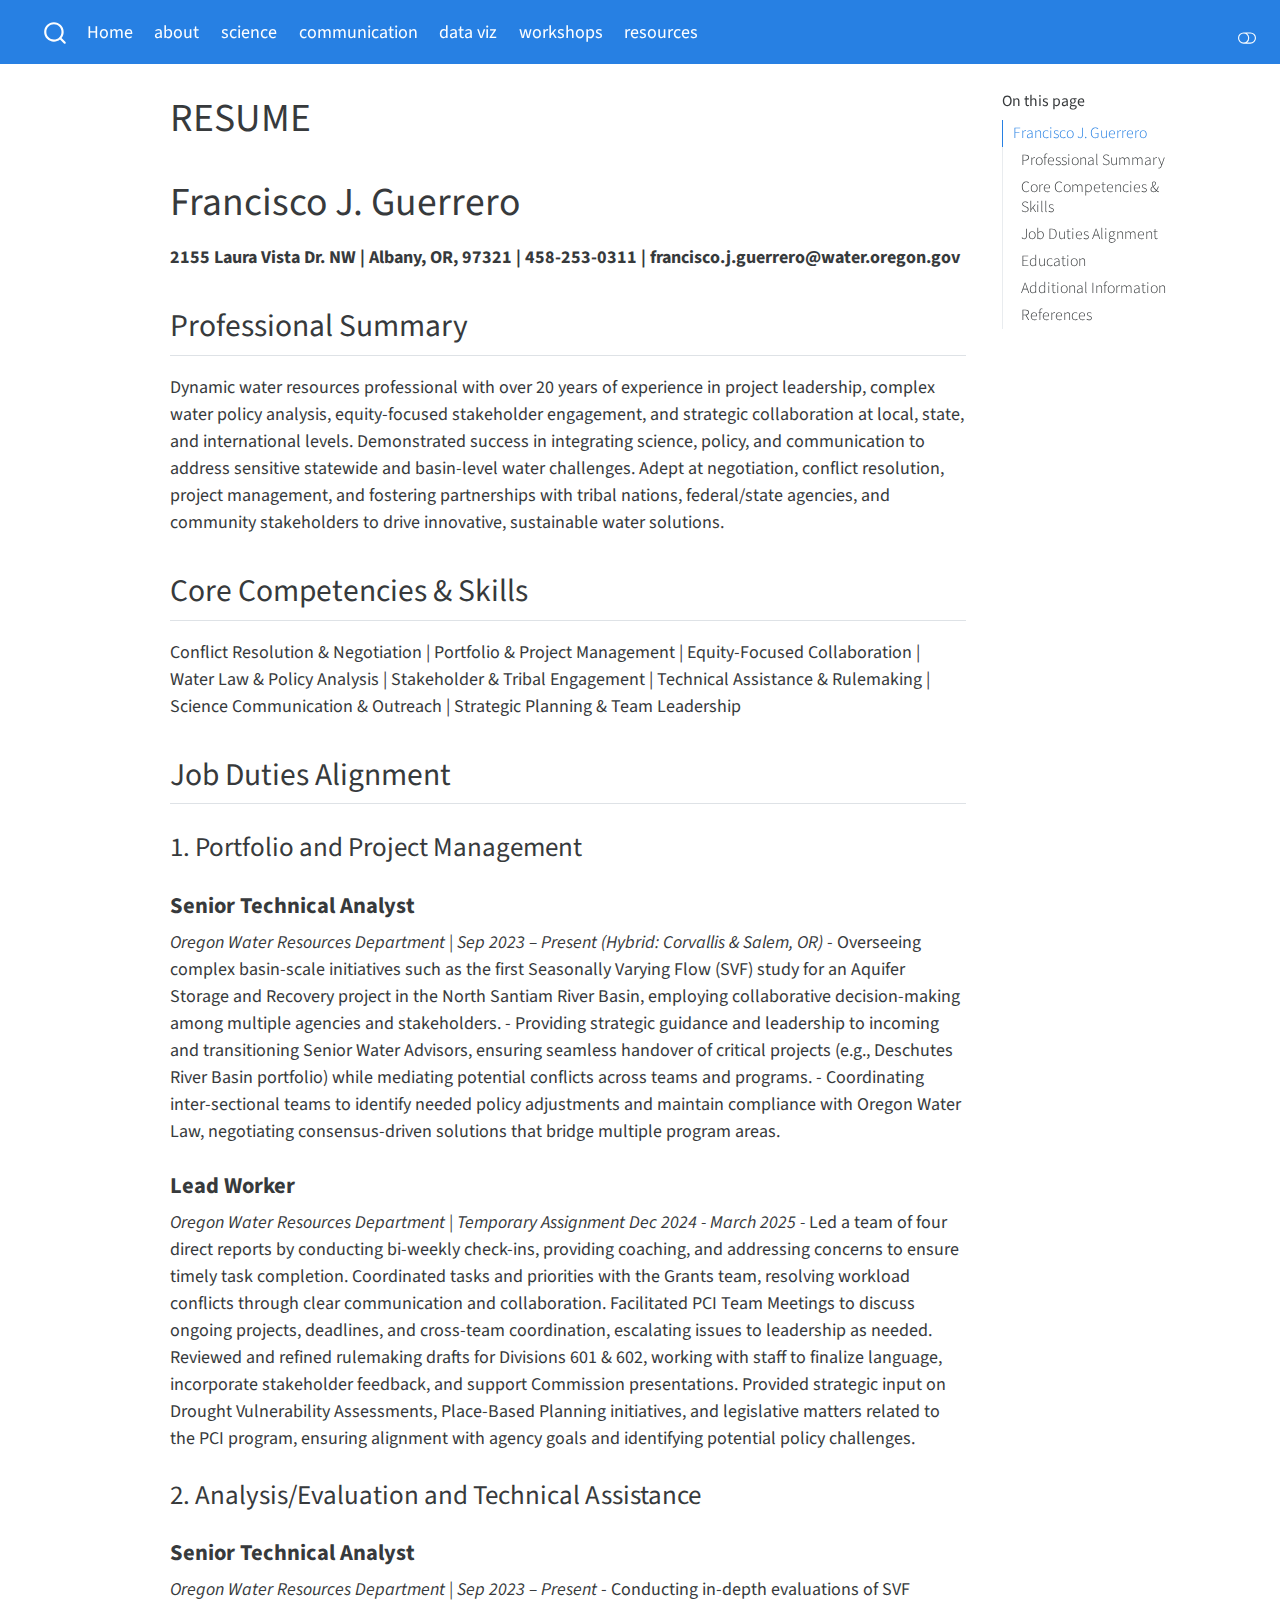
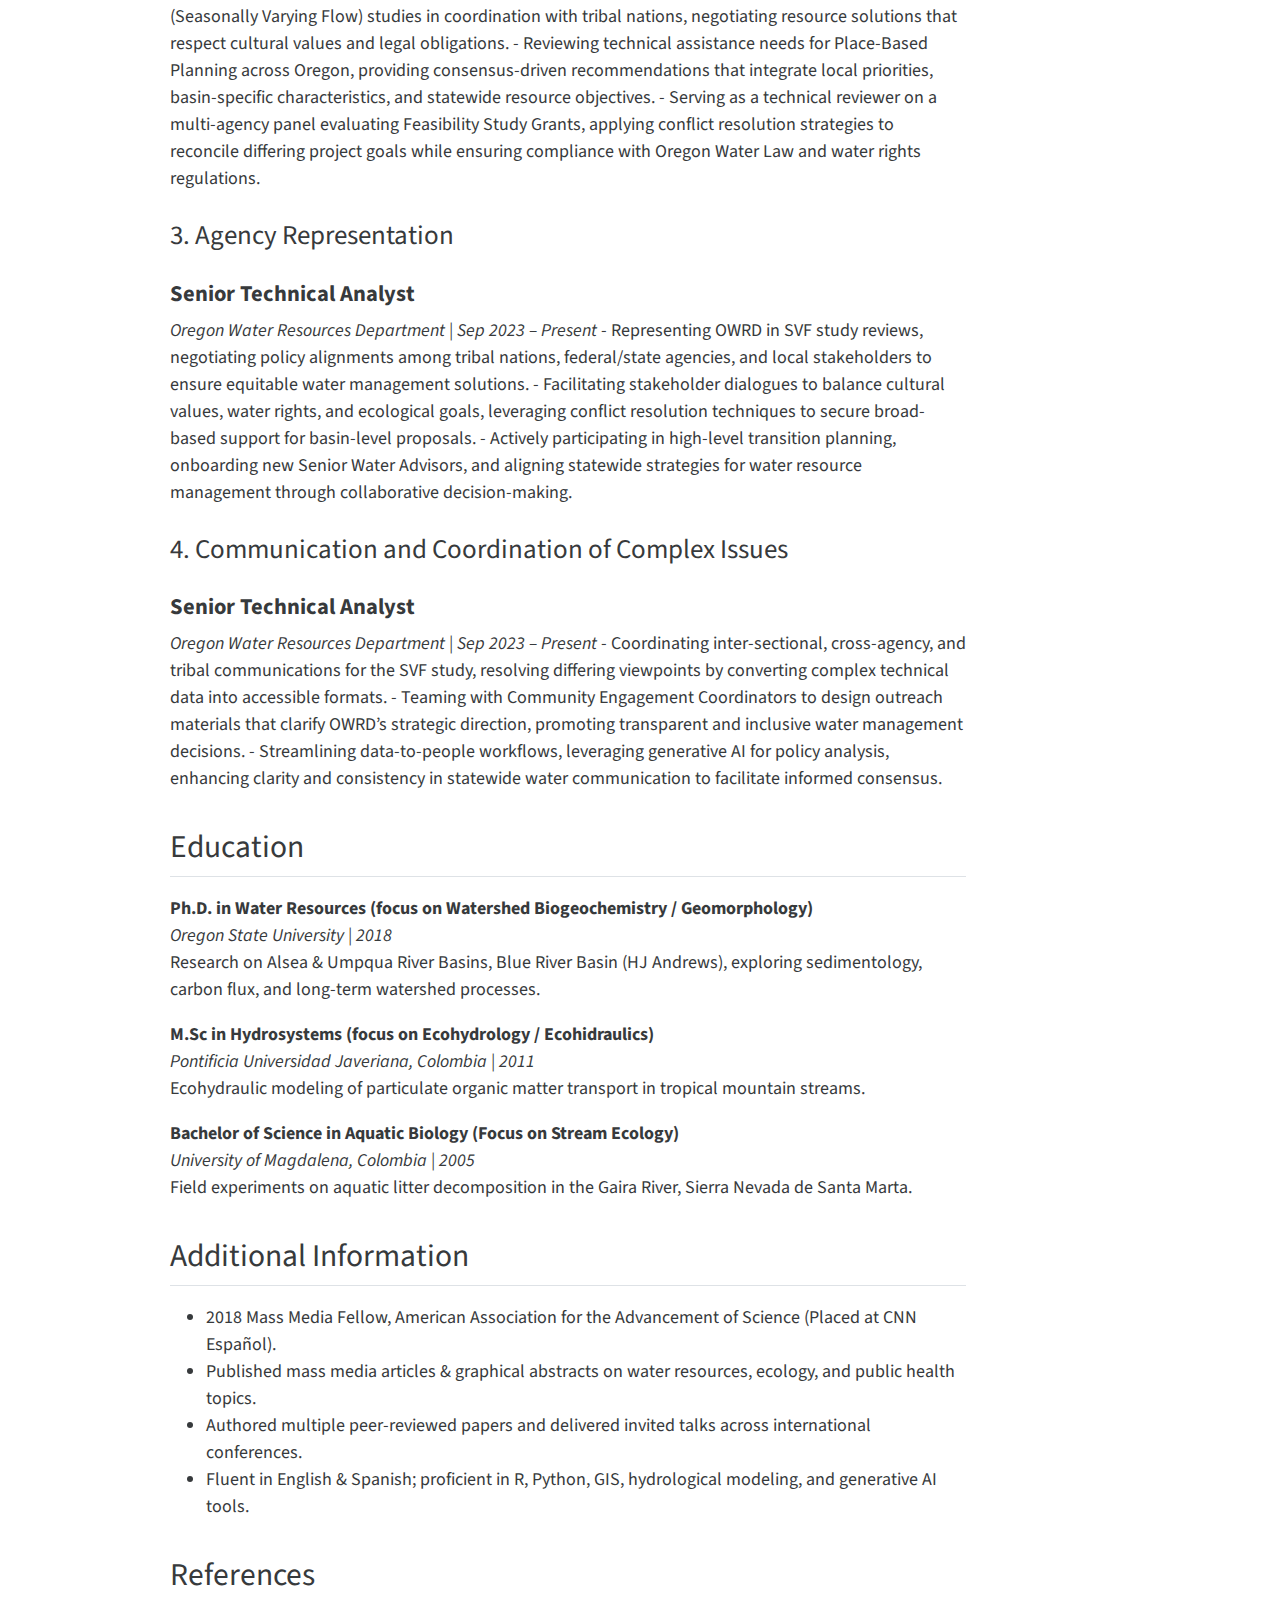
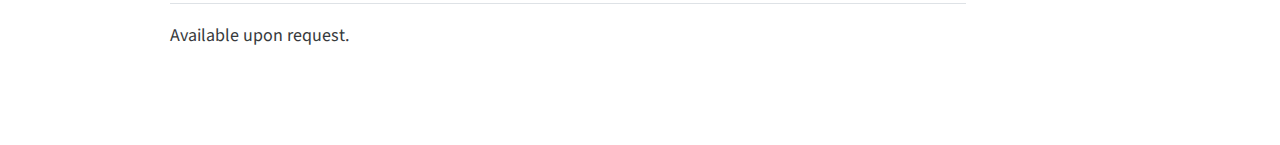
<file: docs/guerrero-resume.html>
<!DOCTYPE html>
<html xmlns="http://www.w3.org/1999/xhtml" lang="en" xml:lang="en"><head>

<meta charset="utf-8">
<meta name="generator" content="quarto-1.3.353">

<meta name="viewport" content="width=device-width, initial-scale=1.0, user-scalable=yes">


<title>Francisco J. Guerrero - RESUME</title>
<style>
code{white-space: pre-wrap;}
span.smallcaps{font-variant: small-caps;}
div.columns{display: flex; gap: min(4vw, 1.5em);}
div.column{flex: auto; overflow-x: auto;}
div.hanging-indent{margin-left: 1.5em; text-indent: -1.5em;}
ul.task-list{list-style: none;}
ul.task-list li input[type="checkbox"] {
  width: 0.8em;
  margin: 0 0.8em 0.2em -1em; /* quarto-specific, see https://github.com/quarto-dev/quarto-cli/issues/4556 */ 
  vertical-align: middle;
}
</style>


<script src="site_libs/quarto-nav/quarto-nav.js"></script>
<script src="site_libs/quarto-nav/headroom.min.js"></script>
<script src="site_libs/clipboard/clipboard.min.js"></script>
<script src="site_libs/quarto-search/autocomplete.umd.js"></script>
<script src="site_libs/quarto-search/fuse.min.js"></script>
<script src="site_libs/quarto-search/quarto-search.js"></script>
<meta name="quarto:offset" content="./">
<script src="site_libs/quarto-html/quarto.js"></script>
<script src="site_libs/quarto-html/popper.min.js"></script>
<script src="site_libs/quarto-html/tippy.umd.min.js"></script>
<script src="site_libs/quarto-html/anchor.min.js"></script>
<link href="site_libs/quarto-html/tippy.css" rel="stylesheet">
<link href="site_libs/quarto-html/quarto-syntax-highlighting.css" rel="stylesheet" class="quarto-color-scheme" id="quarto-text-highlighting-styles">
<link href="site_libs/quarto-html/quarto-syntax-highlighting-dark.css" rel="prefetch" class="quarto-color-scheme quarto-color-alternate" id="quarto-text-highlighting-styles">
<script src="site_libs/bootstrap/bootstrap.min.js"></script>
<link href="site_libs/bootstrap/bootstrap-icons.css" rel="stylesheet">
<link href="site_libs/bootstrap/bootstrap.min.css" rel="stylesheet" class="quarto-color-scheme" id="quarto-bootstrap" data-mode="light">
<link href="site_libs/bootstrap/bootstrap-dark.min.css" rel="prefetch" class="quarto-color-scheme quarto-color-alternate" id="quarto-bootstrap" data-mode="dark">
<script id="quarto-search-options" type="application/json">{
  "location": "navbar",
  "copy-button": false,
  "collapse-after": 3,
  "panel-placement": "end",
  "type": "overlay",
  "limit": 20,
  "language": {
    "search-no-results-text": "No results",
    "search-matching-documents-text": "matching documents",
    "search-copy-link-title": "Copy link to search",
    "search-hide-matches-text": "Hide additional matches",
    "search-more-match-text": "more match in this document",
    "search-more-matches-text": "more matches in this document",
    "search-clear-button-title": "Clear",
    "search-detached-cancel-button-title": "Cancel",
    "search-submit-button-title": "Submit"
  }
}</script>


<link rel="stylesheet" href="styles.css">
</head>

<body class="nav-fixed">

<div id="quarto-search-results"></div>
  <header id="quarto-header" class="headroom fixed-top">
    <nav class="navbar navbar-expand-lg navbar-dark ">
      <div class="navbar-container container-fluid">
            <div id="quarto-search" class="" title="Search"></div>
          <button class="navbar-toggler" type="button" data-bs-toggle="collapse" data-bs-target="#navbarCollapse" aria-controls="navbarCollapse" aria-expanded="false" aria-label="Toggle navigation" onclick="if (window.quartoToggleHeadroom) { window.quartoToggleHeadroom(); }">
  <span class="navbar-toggler-icon"></span>
</button>
          <div class="collapse navbar-collapse" id="navbarCollapse">
            <ul class="navbar-nav navbar-nav-scroll me-auto">
  <li class="nav-item">
    <a class="nav-link" href="./index.html" rel="" target="">
 <span class="menu-text">Home</span></a>
  </li>  
  <li class="nav-item">
    <a class="nav-link" href="./about.html" rel="" target="">
 <span class="menu-text">about</span></a>
  </li>  
  <li class="nav-item">
    <a class="nav-link" href="./b_science.html" rel="" target="">
 <span class="menu-text">science</span></a>
  </li>  
  <li class="nav-item">
    <a class="nav-link" href="./c_communication.html" rel="" target="">
 <span class="menu-text">communication</span></a>
  </li>  
  <li class="nav-item">
    <a class="nav-link" href="./d_data viz.html" rel="" target="">
 <span class="menu-text">data viz</span></a>
  </li>  
  <li class="nav-item">
    <a class="nav-link" href="./e_workshops.html" rel="" target="">
 <span class="menu-text">workshops</span></a>
  </li>  
  <li class="nav-item">
    <a class="nav-link" href="./f_resources.html" rel="" target="">
 <span class="menu-text">resources</span></a>
  </li>  
</ul>
            <div class="quarto-navbar-tools ms-auto">
  <a href="" class="quarto-color-scheme-toggle quarto-navigation-tool  px-1" onclick="window.quartoToggleColorScheme(); return false;" title="Toggle dark mode"><i class="bi"></i></a>
</div>
          </div> <!-- /navcollapse -->
      </div> <!-- /container-fluid -->
    </nav>
</header>
<!-- content -->
<div id="quarto-content" class="quarto-container page-columns page-rows-contents page-layout-article page-navbar">
<!-- sidebar -->
<!-- margin-sidebar -->
    <div id="quarto-margin-sidebar" class="sidebar margin-sidebar">
        <nav id="TOC" role="doc-toc" class="toc-active">
    <h2 id="toc-title">On this page</h2>
   
  <ul>
  <li><a href="#francisco-j.-guerrero" id="toc-francisco-j.-guerrero" class="nav-link active" data-scroll-target="#francisco-j.-guerrero">Francisco J. Guerrero</a>
  <ul class="collapse">
  <li><a href="#professional-summary" id="toc-professional-summary" class="nav-link" data-scroll-target="#professional-summary">Professional Summary</a></li>
  <li><a href="#core-competencies-skills" id="toc-core-competencies-skills" class="nav-link" data-scroll-target="#core-competencies-skills">Core Competencies &amp; Skills</a></li>
  <li><a href="#job-duties-alignment" id="toc-job-duties-alignment" class="nav-link" data-scroll-target="#job-duties-alignment">Job Duties Alignment</a>
  <ul class="collapse">
  <li><a href="#portfolio-and-project-management" id="toc-portfolio-and-project-management" class="nav-link" data-scroll-target="#portfolio-and-project-management">1. Portfolio and Project Management</a></li>
  <li><a href="#analysisevaluation-and-technical-assistance" id="toc-analysisevaluation-and-technical-assistance" class="nav-link" data-scroll-target="#analysisevaluation-and-technical-assistance">2. Analysis/Evaluation and Technical Assistance</a></li>
  <li><a href="#agency-representation" id="toc-agency-representation" class="nav-link" data-scroll-target="#agency-representation">3. Agency Representation</a></li>
  <li><a href="#communication-and-coordination-of-complex-issues" id="toc-communication-and-coordination-of-complex-issues" class="nav-link" data-scroll-target="#communication-and-coordination-of-complex-issues">4. Communication and Coordination of Complex Issues</a></li>
  </ul></li>
  <li><a href="#education" id="toc-education" class="nav-link" data-scroll-target="#education">Education</a></li>
  <li><a href="#additional-information" id="toc-additional-information" class="nav-link" data-scroll-target="#additional-information">Additional Information</a></li>
  <li><a href="#references" id="toc-references" class="nav-link" data-scroll-target="#references">References</a></li>
  </ul></li>
  </ul>
</nav>
    </div>
<!-- main -->
<main class="content" id="quarto-document-content">

<header id="title-block-header" class="quarto-title-block default">
<div class="quarto-title">
<h1 class="title">RESUME</h1>
</div>



<div class="quarto-title-meta">

    
  
    
  </div>
  

</header>

<section id="francisco-j.-guerrero" class="level1">
<h1>Francisco J. Guerrero</h1>
<p><strong>2155 Laura Vista Dr.&nbsp;NW | Albany, OR, 97321 | 458-253-0311 | francisco.j.guerrero@water.oregon.gov</strong></p>
<section id="professional-summary" class="level2">
<h2 class="anchored" data-anchor-id="professional-summary">Professional Summary</h2>
<p>Dynamic water resources professional with over 20 years of experience in project leadership, complex water policy analysis, equity-focused stakeholder engagement, and strategic collaboration at local, state, and international levels. Demonstrated success in integrating science, policy, and communication to address sensitive statewide and basin-level water challenges. Adept at negotiation, conflict resolution, project management, and fostering partnerships with tribal nations, federal/state agencies, and community stakeholders to drive innovative, sustainable water solutions.</p>
</section>
<section id="core-competencies-skills" class="level2">
<h2 class="anchored" data-anchor-id="core-competencies-skills">Core Competencies &amp; Skills</h2>
<p>Conflict Resolution &amp; Negotiation | Portfolio &amp; Project Management | Equity-Focused Collaboration | Water Law &amp; Policy Analysis | Stakeholder &amp; Tribal Engagement | Technical Assistance &amp; Rulemaking | Science Communication &amp; Outreach | Strategic Planning &amp; Team Leadership</p>
</section>
<section id="job-duties-alignment" class="level2">
<h2 class="anchored" data-anchor-id="job-duties-alignment">Job Duties Alignment</h2>
<section id="portfolio-and-project-management" class="level3">
<h3 class="anchored" data-anchor-id="portfolio-and-project-management">1. Portfolio and Project Management</h3>
<section id="senior-technical-analyst" class="level4">
<h4 class="anchored" data-anchor-id="senior-technical-analyst"><strong>Senior Technical Analyst</strong></h4>
<p><em>Oregon Water Resources Department | Sep 2023 – Present (Hybrid: Corvallis &amp; Salem, OR)</em> - Overseeing complex basin-scale initiatives such as the first Seasonally Varying Flow (SVF) study for an Aquifer Storage and Recovery project in the North Santiam River Basin, employing collaborative decision-making among multiple agencies and stakeholders. - Providing strategic guidance and leadership to incoming and transitioning Senior Water Advisors, ensuring seamless handover of critical projects (e.g., Deschutes River Basin portfolio) while mediating potential conflicts across teams and programs. - Coordinating inter-sectional teams to identify needed policy adjustments and maintain compliance with Oregon Water Law, negotiating consensus-driven solutions that bridge multiple program areas.</p>
</section>
<section id="lead-worker" class="level4">
<h4 class="anchored" data-anchor-id="lead-worker"><strong>Lead Worker</strong></h4>
<p><em>Oregon Water Resources Department | Temporary Assignment Dec 2024 - March 2025 -</em> Led a team of four direct reports by conducting bi-weekly check-ins, providing coaching, and addressing concerns to ensure timely task completion. Coordinated tasks and priorities with the Grants team, resolving workload conflicts through clear communication and collaboration. Facilitated PCI Team Meetings to discuss ongoing projects, deadlines, and cross-team coordination, escalating issues to leadership as needed. Reviewed and refined rulemaking drafts for Divisions 601 &amp; 602, working with staff to finalize language, incorporate stakeholder feedback, and support Commission presentations. Provided strategic input on Drought Vulnerability Assessments, Place-Based Planning initiatives, and legislative matters related to the PCI program, ensuring alignment with agency goals and identifying potential policy challenges.</p>
</section>
</section>
<section id="analysisevaluation-and-technical-assistance" class="level3">
<h3 class="anchored" data-anchor-id="analysisevaluation-and-technical-assistance">2. Analysis/Evaluation and Technical Assistance</h3>
<section id="senior-technical-analyst-1" class="level4">
<h4 class="anchored" data-anchor-id="senior-technical-analyst-1"><strong>Senior Technical Analyst</strong></h4>
<p><em>Oregon Water Resources Department | Sep 2023 – Present</em> - Conducting in-depth evaluations of SVF (Seasonally Varying Flow) studies in coordination with tribal nations, negotiating resource solutions that respect cultural values and legal obligations. - Reviewing technical assistance needs for Place-Based Planning across Oregon, providing consensus-driven recommendations that integrate local priorities, basin-specific characteristics, and statewide resource objectives. - Serving as a technical reviewer on a multi-agency panel evaluating Feasibility Study Grants, applying conflict resolution strategies to reconcile differing project goals while ensuring compliance with Oregon Water Law and water rights regulations.</p>
</section>
</section>
<section id="agency-representation" class="level3">
<h3 class="anchored" data-anchor-id="agency-representation">3. Agency Representation</h3>
<section id="senior-technical-analyst-2" class="level4">
<h4 class="anchored" data-anchor-id="senior-technical-analyst-2"><strong>Senior Technical Analyst</strong></h4>
<p><em>Oregon Water Resources Department | Sep 2023 – Present</em> - Representing OWRD in SVF study reviews, negotiating policy alignments among tribal nations, federal/state agencies, and local stakeholders to ensure equitable water management solutions. - Facilitating stakeholder dialogues to balance cultural values, water rights, and ecological goals, leveraging conflict resolution techniques to secure broad-based support for basin-level proposals. - Actively participating in high-level transition planning, onboarding new Senior Water Advisors, and aligning statewide strategies for water resource management through collaborative decision-making.</p>
</section>
</section>
<section id="communication-and-coordination-of-complex-issues" class="level3">
<h3 class="anchored" data-anchor-id="communication-and-coordination-of-complex-issues">4. Communication and Coordination of Complex Issues</h3>
<section id="senior-technical-analyst-3" class="level4">
<h4 class="anchored" data-anchor-id="senior-technical-analyst-3"><strong>Senior Technical Analyst</strong></h4>
<p><em>Oregon Water Resources Department | Sep 2023 – Present</em> - Coordinating inter-sectional, cross-agency, and tribal communications for the SVF study, resolving differing viewpoints by converting complex technical data into accessible formats. - Teaming with Community Engagement Coordinators to design outreach materials that clarify OWRD’s strategic direction, promoting transparent and inclusive water management decisions. - Streamlining data-to-people workflows, leveraging generative AI for policy analysis, enhancing clarity and consistency in statewide water communication to facilitate informed consensus.</p>
</section>
</section>
</section>
<section id="education" class="level2">
<h2 class="anchored" data-anchor-id="education">Education</h2>
<p><strong>Ph.D.&nbsp;in Water Resources (focus on Watershed Biogeochemistry / Geomorphology)</strong><br>
<em>Oregon State University | 2018</em><br>
Research on Alsea &amp; Umpqua River Basins, Blue River Basin (HJ Andrews), exploring sedimentology, carbon flux, and long-term watershed processes.</p>
<p><strong>M.Sc in Hydrosystems (focus on Ecohydrology / Ecohidraulics)</strong><br>
<em>Pontificia Universidad Javeriana, Colombia | 2011</em><br>
Ecohydraulic modeling of particulate organic matter transport in tropical mountain streams.</p>
<p><strong>Bachelor of Science in Aquatic Biology (Focus on Stream Ecology)</strong><br>
<em>University of Magdalena, Colombia | 2005</em><br>
Field experiments on aquatic litter decomposition in the Gaira River, Sierra Nevada de Santa Marta.</p>
</section>
<section id="additional-information" class="level2">
<h2 class="anchored" data-anchor-id="additional-information">Additional Information</h2>
<ul>
<li>2018 Mass Media Fellow, American Association for the Advancement of Science (Placed at CNN Español).</li>
<li>Published mass media articles &amp; graphical abstracts on water resources, ecology, and public health topics.</li>
<li>Authored multiple peer-reviewed papers and delivered invited talks across international conferences.</li>
<li>Fluent in English &amp; Spanish; proficient in R, Python, GIS, hydrological modeling, and generative AI tools.</li>
</ul>
</section>
<section id="references" class="level2">
<h2 class="anchored" data-anchor-id="references">References</h2>
<p>Available upon request.</p>


</section>
</section>

</main> <!-- /main -->
<script id="quarto-html-after-body" type="application/javascript">
window.document.addEventListener("DOMContentLoaded", function (event) {
  const toggleBodyColorMode = (bsSheetEl) => {
    const mode = bsSheetEl.getAttribute("data-mode");
    const bodyEl = window.document.querySelector("body");
    if (mode === "dark") {
      bodyEl.classList.add("quarto-dark");
      bodyEl.classList.remove("quarto-light");
    } else {
      bodyEl.classList.add("quarto-light");
      bodyEl.classList.remove("quarto-dark");
    }
  }
  const toggleBodyColorPrimary = () => {
    const bsSheetEl = window.document.querySelector("link#quarto-bootstrap");
    if (bsSheetEl) {
      toggleBodyColorMode(bsSheetEl);
    }
  }
  toggleBodyColorPrimary();  
  const disableStylesheet = (stylesheets) => {
    for (let i=0; i < stylesheets.length; i++) {
      const stylesheet = stylesheets[i];
      stylesheet.rel = 'prefetch';
    }
  }
  const enableStylesheet = (stylesheets) => {
    for (let i=0; i < stylesheets.length; i++) {
      const stylesheet = stylesheets[i];
      stylesheet.rel = 'stylesheet';
    }
  }
  const manageTransitions = (selector, allowTransitions) => {
    const els = window.document.querySelectorAll(selector);
    for (let i=0; i < els.length; i++) {
      const el = els[i];
      if (allowTransitions) {
        el.classList.remove('notransition');
      } else {
        el.classList.add('notransition');
      }
    }
  }
  const toggleColorMode = (alternate) => {
    // Switch the stylesheets
    const alternateStylesheets = window.document.querySelectorAll('link.quarto-color-scheme.quarto-color-alternate');
    manageTransitions('#quarto-margin-sidebar .nav-link', false);
    if (alternate) {
      enableStylesheet(alternateStylesheets);
      for (const sheetNode of alternateStylesheets) {
        if (sheetNode.id === "quarto-bootstrap") {
          toggleBodyColorMode(sheetNode);
        }
      }
    } else {
      disableStylesheet(alternateStylesheets);
      toggleBodyColorPrimary();
    }
    manageTransitions('#quarto-margin-sidebar .nav-link', true);
    // Switch the toggles
    const toggles = window.document.querySelectorAll('.quarto-color-scheme-toggle');
    for (let i=0; i < toggles.length; i++) {
      const toggle = toggles[i];
      if (toggle) {
        if (alternate) {
          toggle.classList.add("alternate");     
        } else {
          toggle.classList.remove("alternate");
        }
      }
    }
    // Hack to workaround the fact that safari doesn't
    // properly recolor the scrollbar when toggling (#1455)
    if (navigator.userAgent.indexOf('Safari') > 0 && navigator.userAgent.indexOf('Chrome') == -1) {
      manageTransitions("body", false);
      window.scrollTo(0, 1);
      setTimeout(() => {
        window.scrollTo(0, 0);
        manageTransitions("body", true);
      }, 40);  
    }
  }
  const isFileUrl = () => { 
    return window.location.protocol === 'file:';
  }
  const hasAlternateSentinel = () => {  
    let styleSentinel = getColorSchemeSentinel();
    if (styleSentinel !== null) {
      return styleSentinel === "alternate";
    } else {
      return false;
    }
  }
  const setStyleSentinel = (alternate) => {
    const value = alternate ? "alternate" : "default";
    if (!isFileUrl()) {
      window.localStorage.setItem("quarto-color-scheme", value);
    } else {
      localAlternateSentinel = value;
    }
  }
  const getColorSchemeSentinel = () => {
    if (!isFileUrl()) {
      const storageValue = window.localStorage.getItem("quarto-color-scheme");
      return storageValue != null ? storageValue : localAlternateSentinel;
    } else {
      return localAlternateSentinel;
    }
  }
  let localAlternateSentinel = 'default';
  // Dark / light mode switch
  window.quartoToggleColorScheme = () => {
    // Read the current dark / light value 
    let toAlternate = !hasAlternateSentinel();
    toggleColorMode(toAlternate);
    setStyleSentinel(toAlternate);
  };
  // Ensure there is a toggle, if there isn't float one in the top right
  if (window.document.querySelector('.quarto-color-scheme-toggle') === null) {
    const a = window.document.createElement('a');
    a.classList.add('top-right');
    a.classList.add('quarto-color-scheme-toggle');
    a.href = "";
    a.onclick = function() { try { window.quartoToggleColorScheme(); } catch {} return false; };
    const i = window.document.createElement("i");
    i.classList.add('bi');
    a.appendChild(i);
    window.document.body.appendChild(a);
  }
  // Switch to dark mode if need be
  if (hasAlternateSentinel()) {
    toggleColorMode(true);
  } else {
    toggleColorMode(false);
  }
  const icon = "";
  const anchorJS = new window.AnchorJS();
  anchorJS.options = {
    placement: 'right',
    icon: icon
  };
  anchorJS.add('.anchored');
  const isCodeAnnotation = (el) => {
    for (const clz of el.classList) {
      if (clz.startsWith('code-annotation-')) {                     
        return true;
      }
    }
    return false;
  }
  const clipboard = new window.ClipboardJS('.code-copy-button', {
    text: function(trigger) {
      const codeEl = trigger.previousElementSibling.cloneNode(true);
      for (const childEl of codeEl.children) {
        if (isCodeAnnotation(childEl)) {
          childEl.remove();
        }
      }
      return codeEl.innerText;
    }
  });
  clipboard.on('success', function(e) {
    // button target
    const button = e.trigger;
    // don't keep focus
    button.blur();
    // flash "checked"
    button.classList.add('code-copy-button-checked');
    var currentTitle = button.getAttribute("title");
    button.setAttribute("title", "Copied!");
    let tooltip;
    if (window.bootstrap) {
      button.setAttribute("data-bs-toggle", "tooltip");
      button.setAttribute("data-bs-placement", "left");
      button.setAttribute("data-bs-title", "Copied!");
      tooltip = new bootstrap.Tooltip(button, 
        { trigger: "manual", 
          customClass: "code-copy-button-tooltip",
          offset: [0, -8]});
      tooltip.show();    
    }
    setTimeout(function() {
      if (tooltip) {
        tooltip.hide();
        button.removeAttribute("data-bs-title");
        button.removeAttribute("data-bs-toggle");
        button.removeAttribute("data-bs-placement");
      }
      button.setAttribute("title", currentTitle);
      button.classList.remove('code-copy-button-checked');
    }, 1000);
    // clear code selection
    e.clearSelection();
  });
  function tippyHover(el, contentFn) {
    const config = {
      allowHTML: true,
      content: contentFn,
      maxWidth: 500,
      delay: 100,
      arrow: false,
      appendTo: function(el) {
          return el.parentElement;
      },
      interactive: true,
      interactiveBorder: 10,
      theme: 'quarto',
      placement: 'bottom-start'
    };
    window.tippy(el, config); 
  }
  const noterefs = window.document.querySelectorAll('a[role="doc-noteref"]');
  for (var i=0; i<noterefs.length; i++) {
    const ref = noterefs[i];
    tippyHover(ref, function() {
      // use id or data attribute instead here
      let href = ref.getAttribute('data-footnote-href') || ref.getAttribute('href');
      try { href = new URL(href).hash; } catch {}
      const id = href.replace(/^#\/?/, "");
      const note = window.document.getElementById(id);
      return note.innerHTML;
    });
  }
      let selectedAnnoteEl;
      const selectorForAnnotation = ( cell, annotation) => {
        let cellAttr = 'data-code-cell="' + cell + '"';
        let lineAttr = 'data-code-annotation="' +  annotation + '"';
        const selector = 'span[' + cellAttr + '][' + lineAttr + ']';
        return selector;
      }
      const selectCodeLines = (annoteEl) => {
        const doc = window.document;
        const targetCell = annoteEl.getAttribute("data-target-cell");
        const targetAnnotation = annoteEl.getAttribute("data-target-annotation");
        const annoteSpan = window.document.querySelector(selectorForAnnotation(targetCell, targetAnnotation));
        const lines = annoteSpan.getAttribute("data-code-lines").split(",");
        const lineIds = lines.map((line) => {
          return targetCell + "-" + line;
        })
        let top = null;
        let height = null;
        let parent = null;
        if (lineIds.length > 0) {
            //compute the position of the single el (top and bottom and make a div)
            const el = window.document.getElementById(lineIds[0]);
            top = el.offsetTop;
            height = el.offsetHeight;
            parent = el.parentElement.parentElement;
          if (lineIds.length > 1) {
            const lastEl = window.document.getElementById(lineIds[lineIds.length - 1]);
            const bottom = lastEl.offsetTop + lastEl.offsetHeight;
            height = bottom - top;
          }
          if (top !== null && height !== null && parent !== null) {
            // cook up a div (if necessary) and position it 
            let div = window.document.getElementById("code-annotation-line-highlight");
            if (div === null) {
              div = window.document.createElement("div");
              div.setAttribute("id", "code-annotation-line-highlight");
              div.style.position = 'absolute';
              parent.appendChild(div);
            }
            div.style.top = top - 2 + "px";
            div.style.height = height + 4 + "px";
            let gutterDiv = window.document.getElementById("code-annotation-line-highlight-gutter");
            if (gutterDiv === null) {
              gutterDiv = window.document.createElement("div");
              gutterDiv.setAttribute("id", "code-annotation-line-highlight-gutter");
              gutterDiv.style.position = 'absolute';
              const codeCell = window.document.getElementById(targetCell);
              const gutter = codeCell.querySelector('.code-annotation-gutter');
              gutter.appendChild(gutterDiv);
            }
            gutterDiv.style.top = top - 2 + "px";
            gutterDiv.style.height = height + 4 + "px";
          }
          selectedAnnoteEl = annoteEl;
        }
      };
      const unselectCodeLines = () => {
        const elementsIds = ["code-annotation-line-highlight", "code-annotation-line-highlight-gutter"];
        elementsIds.forEach((elId) => {
          const div = window.document.getElementById(elId);
          if (div) {
            div.remove();
          }
        });
        selectedAnnoteEl = undefined;
      };
      // Attach click handler to the DT
      const annoteDls = window.document.querySelectorAll('dt[data-target-cell]');
      for (const annoteDlNode of annoteDls) {
        annoteDlNode.addEventListener('click', (event) => {
          const clickedEl = event.target;
          if (clickedEl !== selectedAnnoteEl) {
            unselectCodeLines();
            const activeEl = window.document.querySelector('dt[data-target-cell].code-annotation-active');
            if (activeEl) {
              activeEl.classList.remove('code-annotation-active');
            }
            selectCodeLines(clickedEl);
            clickedEl.classList.add('code-annotation-active');
          } else {
            // Unselect the line
            unselectCodeLines();
            clickedEl.classList.remove('code-annotation-active');
          }
        });
      }
  const findCites = (el) => {
    const parentEl = el.parentElement;
    if (parentEl) {
      const cites = parentEl.dataset.cites;
      if (cites) {
        return {
          el,
          cites: cites.split(' ')
        };
      } else {
        return findCites(el.parentElement)
      }
    } else {
      return undefined;
    }
  };
  var bibliorefs = window.document.querySelectorAll('a[role="doc-biblioref"]');
  for (var i=0; i<bibliorefs.length; i++) {
    const ref = bibliorefs[i];
    const citeInfo = findCites(ref);
    if (citeInfo) {
      tippyHover(citeInfo.el, function() {
        var popup = window.document.createElement('div');
        citeInfo.cites.forEach(function(cite) {
          var citeDiv = window.document.createElement('div');
          citeDiv.classList.add('hanging-indent');
          citeDiv.classList.add('csl-entry');
          var biblioDiv = window.document.getElementById('ref-' + cite);
          if (biblioDiv) {
            citeDiv.innerHTML = biblioDiv.innerHTML;
          }
          popup.appendChild(citeDiv);
        });
        return popup.innerHTML;
      });
    }
  }
});
</script>
</div> <!-- /content -->



</body></html>
</file>
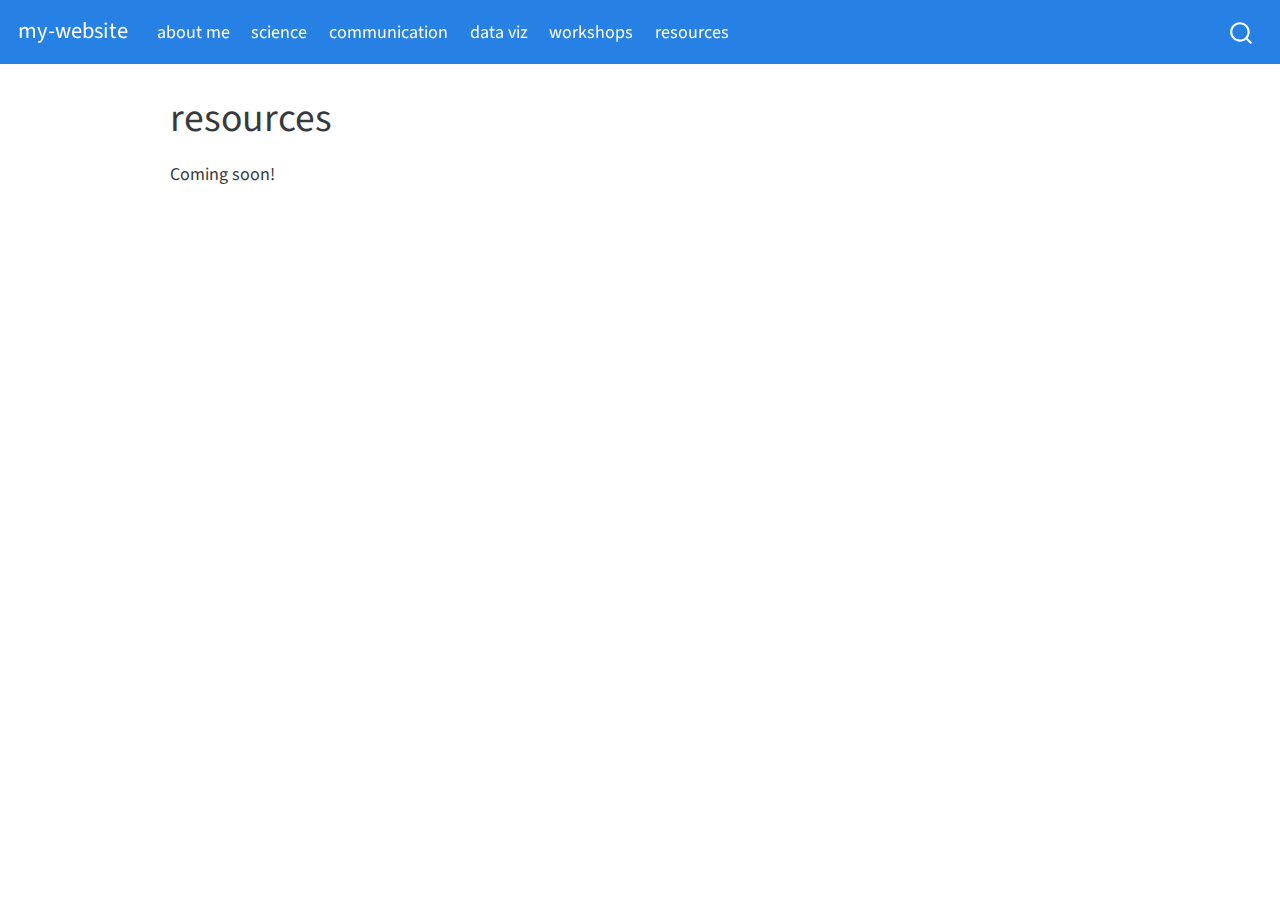
<file: docs/resources.html>
<!DOCTYPE html>
<html xmlns="http://www.w3.org/1999/xhtml" lang="en" xml:lang="en"><head>

<meta charset="utf-8">
<meta name="generator" content="quarto-1.0.38">

<meta name="viewport" content="width=device-width, initial-scale=1.0, user-scalable=yes">


<title>my-website - resources</title>
<style>
code{white-space: pre-wrap;}
span.smallcaps{font-variant: small-caps;}
span.underline{text-decoration: underline;}
div.column{display: inline-block; vertical-align: top; width: 50%;}
div.hanging-indent{margin-left: 1.5em; text-indent: -1.5em;}
ul.task-list{list-style: none;}
</style>


<script src="site_libs/quarto-nav/quarto-nav.js"></script>
<script src="site_libs/quarto-nav/headroom.min.js"></script>
<script src="site_libs/clipboard/clipboard.min.js"></script>
<script src="site_libs/quarto-search/autocomplete.umd.js"></script>
<script src="site_libs/quarto-search/fuse.min.js"></script>
<script src="site_libs/quarto-search/quarto-search.js"></script>
<meta name="quarto:offset" content="./">
<script src="site_libs/quarto-html/quarto.js"></script>
<script src="site_libs/quarto-html/popper.min.js"></script>
<script src="site_libs/quarto-html/tippy.umd.min.js"></script>
<script src="site_libs/quarto-html/anchor.min.js"></script>
<link href="site_libs/quarto-html/tippy.css" rel="stylesheet">
<link href="site_libs/quarto-html/quarto-syntax-highlighting-dark.css" rel="stylesheet" id="quarto-text-highlighting-styles">
<script src="site_libs/bootstrap/bootstrap.min.js"></script>
<link href="site_libs/bootstrap/bootstrap-icons.css" rel="stylesheet">
<link href="site_libs/bootstrap/bootstrap.min.css" rel="stylesheet" id="quarto-bootstrap" data-mode="dark">
<script id="quarto-search-options" type="application/json">{
  "location": "navbar",
  "copy-button": false,
  "collapse-after": 3,
  "panel-placement": "end",
  "type": "overlay",
  "limit": 20,
  "language": {
    "search-no-results-text": "No results",
    "search-matching-documents-text": "matching documents",
    "search-copy-link-title": "Copy link to search",
    "search-hide-matches-text": "Hide additional matches",
    "search-more-match-text": "more match in this document",
    "search-more-matches-text": "more matches in this document",
    "search-clear-button-title": "Clear",
    "search-detached-cancel-button-title": "Cancel",
    "search-submit-button-title": "Submit"
  }
}</script>


<link rel="stylesheet" href="styles.css">
</head>

<body class="nav-fixed">

<div id="quarto-search-results"></div>
  <header id="quarto-header" class="headroom fixed-top">
    <nav class="navbar navbar-expand-lg navbar-dark ">
      <div class="navbar-container container-fluid">
      <a class="navbar-brand" href="./index.html">
    <span class="navbar-title">my-website</span>
  </a>
          <button class="navbar-toggler" type="button" data-bs-toggle="collapse" data-bs-target="#navbarCollapse" aria-controls="navbarCollapse" aria-expanded="false" aria-label="Toggle navigation" onclick="if (window.quartoToggleHeadroom) { window.quartoToggleHeadroom(); }">
  <span class="navbar-toggler-icon"></span>
</button>
          <div class="collapse navbar-collapse" id="navbarCollapse">
            <ul class="navbar-nav navbar-nav-scroll me-auto">
  <li class="nav-item">
    <a class="nav-link" href="./index.html">about me</a>
  </li>  
  <li class="nav-item">
    <a class="nav-link" href="./science.html">science</a>
  </li>  
  <li class="nav-item">
    <a class="nav-link" href="./communication.html">communication</a>
  </li>  
  <li class="nav-item">
    <a class="nav-link" href="./data viz.html">data viz</a>
  </li>  
  <li class="nav-item">
    <a class="nav-link" href="./workshops.html">workshops</a>
  </li>  
  <li class="nav-item">
    <a class="nav-link active" href="./resources.html" aria-current="page">resources</a>
  </li>  
</ul>
              <div id="quarto-search" class="" title="Search"></div>
          </div> <!-- /navcollapse -->
      </div> <!-- /container-fluid -->
    </nav>
</header>
<!-- content -->
<div id="quarto-content" class="quarto-container page-columns page-rows-contents page-layout-article page-navbar">
<!-- sidebar -->
<!-- margin-sidebar -->
    <div id="quarto-margin-sidebar" class="sidebar margin-sidebar">
        
    </div>
<!-- main -->
<main class="content" id="quarto-document-content">

<header id="title-block-header" class="quarto-title-block default">
<div class="quarto-title">
<h1 class="title">resources</h1>
</div>



<div class="quarto-title-meta">

    
    
  </div>
  

</header>

<p>Coming soon!</p>



</main> <!-- /main -->
<script id="quarto-html-after-body" type="application/javascript">
window.document.addEventListener("DOMContentLoaded", function (event) {
  const toggleBodyColorMode = (bsSheetEl) => {
    const mode = bsSheetEl.getAttribute("data-mode");
    const bodyEl = window.document.querySelector("body");
    if (mode === "dark") {
      bodyEl.classList.add("quarto-dark");
      bodyEl.classList.remove("quarto-light");
    } else {
      bodyEl.classList.add("quarto-light");
      bodyEl.classList.remove("quarto-dark");
    }
  }
  const toggleBodyColorPrimary = () => {
    const bsSheetEl = window.document.querySelector("link#quarto-bootstrap");
    if (bsSheetEl) {
      toggleBodyColorMode(bsSheetEl);
    }
  }
  toggleBodyColorPrimary();  
  const icon = "";
  const anchorJS = new window.AnchorJS();
  anchorJS.options = {
    placement: 'right',
    icon: icon
  };
  anchorJS.add('.anchored');
  const clipboard = new window.ClipboardJS('.code-copy-button', {
    target: function(trigger) {
      return trigger.previousElementSibling;
    }
  });
  clipboard.on('success', function(e) {
    // button target
    const button = e.trigger;
    // don't keep focus
    button.blur();
    // flash "checked"
    button.classList.add('code-copy-button-checked');
    var currentTitle = button.getAttribute("title");
    button.setAttribute("title", "Copied!");
    setTimeout(function() {
      button.setAttribute("title", currentTitle);
      button.classList.remove('code-copy-button-checked');
    }, 1000);
    // clear code selection
    e.clearSelection();
  });
  function tippyHover(el, contentFn) {
    const config = {
      allowHTML: true,
      content: contentFn,
      maxWidth: 500,
      delay: 100,
      arrow: false,
      appendTo: function(el) {
          return el.parentElement;
      },
      interactive: true,
      interactiveBorder: 10,
      theme: 'quarto',
      placement: 'bottom-start'
    };
    window.tippy(el, config); 
  }
  const noterefs = window.document.querySelectorAll('a[role="doc-noteref"]');
  for (var i=0; i<noterefs.length; i++) {
    const ref = noterefs[i];
    tippyHover(ref, function() {
      let href = ref.getAttribute('href');
      try { href = new URL(href).hash; } catch {}
      const id = href.replace(/^#\/?/, "");
      const note = window.document.getElementById(id);
      return note.innerHTML;
    });
  }
  var bibliorefs = window.document.querySelectorAll('a[role="doc-biblioref"]');
  for (var i=0; i<bibliorefs.length; i++) {
    const ref = bibliorefs[i];
    const cites = ref.parentNode.getAttribute('data-cites').split(' ');
    tippyHover(ref, function() {
      var popup = window.document.createElement('div');
      cites.forEach(function(cite) {
        var citeDiv = window.document.createElement('div');
        citeDiv.classList.add('hanging-indent');
        citeDiv.classList.add('csl-entry');
        var biblioDiv = window.document.getElementById('ref-' + cite);
        if (biblioDiv) {
          citeDiv.innerHTML = biblioDiv.innerHTML;
        }
        popup.appendChild(citeDiv);
      });
      return popup.innerHTML;
    });
  }
});
</script>
</div> <!-- /content -->



</body></html>
</file>
<file: docs/site_libs/quarto-html/tippy.css>
.tippy-box[data-animation=fade][data-state=hidden]{opacity:0}[data-tippy-root]{max-width:calc(100vw - 10px)}.tippy-box{position:relative;background-color:#333;color:#fff;border-radius:4px;font-size:14px;line-height:1.4;white-space:normal;outline:0;transition-property:transform,visibility,opacity}.tippy-box[data-placement^=top]>.tippy-arrow{bottom:0}.tippy-box[data-placement^=top]>.tippy-arrow:before{bottom:-7px;left:0;border-width:8px 8px 0;border-top-color:initial;transform-origin:center top}.tippy-box[data-placement^=bottom]>.tippy-arrow{top:0}.tippy-box[data-placement^=bottom]>.tippy-arrow:before{top:-7px;left:0;border-width:0 8px 8px;border-bottom-color:initial;transform-origin:center bottom}.tippy-box[data-placement^=left]>.tippy-arrow{right:0}.tippy-box[data-placement^=left]>.tippy-arrow:before{border-width:8px 0 8px 8px;border-left-color:initial;right:-7px;transform-origin:center left}.tippy-box[data-placement^=right]>.tippy-arrow{left:0}.tippy-box[data-placement^=right]>.tippy-arrow:before{left:-7px;border-width:8px 8px 8px 0;border-right-color:initial;transform-origin:center right}.tippy-box[data-inertia][data-state=visible]{transition-timing-function:cubic-bezier(.54,1.5,.38,1.11)}.tippy-arrow{width:16px;height:16px;color:#333}.tippy-arrow:before{content:"";position:absolute;border-color:transparent;border-style:solid}.tippy-content{position:relative;padding:5px 9px;z-index:1}
</file>
<file: docs/site_libs/quarto-html/quarto-syntax-highlighting-dark.css>
/* quarto syntax highlight colors */
:root {
  --quarto-hl-al-color: #f07178;
  --quarto-hl-an-color: #d4d0ab;
  --quarto-hl-at-color: #00e0e0;
  --quarto-hl-bn-color: #d4d0ab;
  --quarto-hl-bu-color: #abe338;
  --quarto-hl-ch-color: #abe338;
  --quarto-hl-co-color: #f8f8f2;
  --quarto-hl-cv-color: #ffd700;
  --quarto-hl-cn-color: #ffd700;
  --quarto-hl-cf-color: #ffa07a;
  --quarto-hl-dt-color: #ffa07a;
  --quarto-hl-dv-color: #d4d0ab;
  --quarto-hl-do-color: #f8f8f2;
  --quarto-hl-er-color: #f07178;
  --quarto-hl-ex-color: #00e0e0;
  --quarto-hl-fl-color: #d4d0ab;
  --quarto-hl-fu-color: #ffa07a;
  --quarto-hl-im-color: #abe338;
  --quarto-hl-in-color: #d4d0ab;
  --quarto-hl-kw-color: #ffa07a;
  --quarto-hl-op-color: #ffa07a;
  --quarto-hl-ot-color: #00e0e0;
  --quarto-hl-pp-color: #dcc6e0;
  --quarto-hl-re-color: #00e0e0;
  --quarto-hl-sc-color: #abe338;
  --quarto-hl-ss-color: #abe338;
  --quarto-hl-st-color: #abe338;
  --quarto-hl-va-color: #00e0e0;
  --quarto-hl-vs-color: #abe338;
  --quarto-hl-wa-color: #dcc6e0;
}

/* other quarto variables */
:root {
  --quarto-font-monospace: SFMono-Regular, Menlo, Monaco, Consolas, "Liberation Mono", "Courier New", monospace;
}

code span.al {
  font-weight: bold;
  color: #f07178;
}

code span.an {
  color: #d4d0ab;
}

code span.at {
  color: #00e0e0;
}

code span.bn {
  color: #d4d0ab;
}

code span.bu {
  color: #abe338;
}

code span.ch {
  color: #abe338;
}

code span.co {
  font-style: italic;
  color: #f8f8f2;
}

code span.cv {
  color: #ffd700;
}

code span.cn {
  color: #ffd700;
}

code span.cf {
  font-weight: bold;
  color: #ffa07a;
}

code span.dt {
  color: #ffa07a;
}

code span.dv {
  color: #d4d0ab;
}

code span.do {
  color: #f8f8f2;
}

code span.er {
  color: #f07178;
  text-decoration: underline;
}

code span.ex {
  font-weight: bold;
  color: #00e0e0;
}

code span.fl {
  color: #d4d0ab;
}

code span.fu {
  color: #ffa07a;
}

code span.im {
  color: #abe338;
}

code span.in {
  color: #d4d0ab;
}

code span.kw {
  font-weight: bold;
  color: #ffa07a;
}

pre > code.sourceCode > span {
  color: #f8f8f2;
}

code span {
  color: #f8f8f2;
}

code.sourceCode > span {
  color: #f8f8f2;
}

div.sourceCode,
div.sourceCode pre.sourceCode {
  color: #f8f8f2;
}

code span.op {
  color: #ffa07a;
}

code span.ot {
  color: #00e0e0;
}

code span.pp {
  color: #dcc6e0;
}

code span.re {
  color: #00e0e0;
}

code span.sc {
  color: #abe338;
}

code span.ss {
  color: #abe338;
}

code span.st {
  color: #abe338;
}

code span.va {
  color: #00e0e0;
}

code span.vs {
  color: #abe338;
}

code span.wa {
  color: #dcc6e0;
}

.prevent-inlining {
  content: "</";
}

/*# sourceMappingURL=935a306eefa94366c21e1a970dddb765.css.map */
</file>
<file: docs/styles.css>
/* css styles */
</file>
<file: docs/site_libs/quarto-html/quarto-syntax-highlighting.css>
/* quarto syntax highlight colors */
:root {
  --quarto-hl-ot-color: #003B4F;
  --quarto-hl-at-color: #657422;
  --quarto-hl-ss-color: #20794D;
  --quarto-hl-an-color: #5E5E5E;
  --quarto-hl-fu-color: #4758AB;
  --quarto-hl-st-color: #20794D;
  --quarto-hl-cf-color: #003B4F;
  --quarto-hl-op-color: #5E5E5E;
  --quarto-hl-er-color: #AD0000;
  --quarto-hl-bn-color: #AD0000;
  --quarto-hl-al-color: #AD0000;
  --quarto-hl-va-color: #111111;
  --quarto-hl-bu-color: inherit;
  --quarto-hl-ex-color: inherit;
  --quarto-hl-pp-color: #AD0000;
  --quarto-hl-in-color: #5E5E5E;
  --quarto-hl-vs-color: #20794D;
  --quarto-hl-wa-color: #5E5E5E;
  --quarto-hl-do-color: #5E5E5E;
  --quarto-hl-im-color: #00769E;
  --quarto-hl-ch-color: #20794D;
  --quarto-hl-dt-color: #AD0000;
  --quarto-hl-fl-color: #AD0000;
  --quarto-hl-co-color: #5E5E5E;
  --quarto-hl-cv-color: #5E5E5E;
  --quarto-hl-cn-color: #8f5902;
  --quarto-hl-sc-color: #5E5E5E;
  --quarto-hl-dv-color: #AD0000;
  --quarto-hl-kw-color: #003B4F;
}

/* other quarto variables */
:root {
  --quarto-font-monospace: SFMono-Regular, Menlo, Monaco, Consolas, "Liberation Mono", "Courier New", monospace;
}

pre > code.sourceCode > span {
  color: #003B4F;
}

code span {
  color: #003B4F;
}

code.sourceCode > span {
  color: #003B4F;
}

div.sourceCode,
div.sourceCode pre.sourceCode {
  color: #003B4F;
}

code span.ot {
  color: #003B4F;
}

code span.at {
  color: #657422;
}

code span.ss {
  color: #20794D;
}

code span.an {
  color: #5E5E5E;
}

code span.fu {
  color: #4758AB;
}

code span.st {
  color: #20794D;
}

code span.cf {
  color: #003B4F;
}

code span.op {
  color: #5E5E5E;
}

code span.er {
  color: #AD0000;
}

code span.bn {
  color: #AD0000;
}

code span.al {
  color: #AD0000;
}

code span.va {
  color: #111111;
}

code span.pp {
  color: #AD0000;
}

code span.in {
  color: #5E5E5E;
}

code span.vs {
  color: #20794D;
}

code span.wa {
  color: #5E5E5E;
  font-style: italic;
}

code span.do {
  color: #5E5E5E;
  font-style: italic;
}

code span.im {
  color: #00769E;
}

code span.ch {
  color: #20794D;
}

code span.dt {
  color: #AD0000;
}

code span.fl {
  color: #AD0000;
}

code span.co {
  color: #5E5E5E;
}

code span.cv {
  color: #5E5E5E;
  font-style: italic;
}

code span.cn {
  color: #8f5902;
}

code span.sc {
  color: #5E5E5E;
}

code span.dv {
  color: #AD0000;
}

code span.kw {
  color: #003B4F;
}

.prevent-inlining {
  content: "</";
}

/*# sourceMappingURL=debc5d5d77c3f9108843748ff7464032.css.map */
</file>
